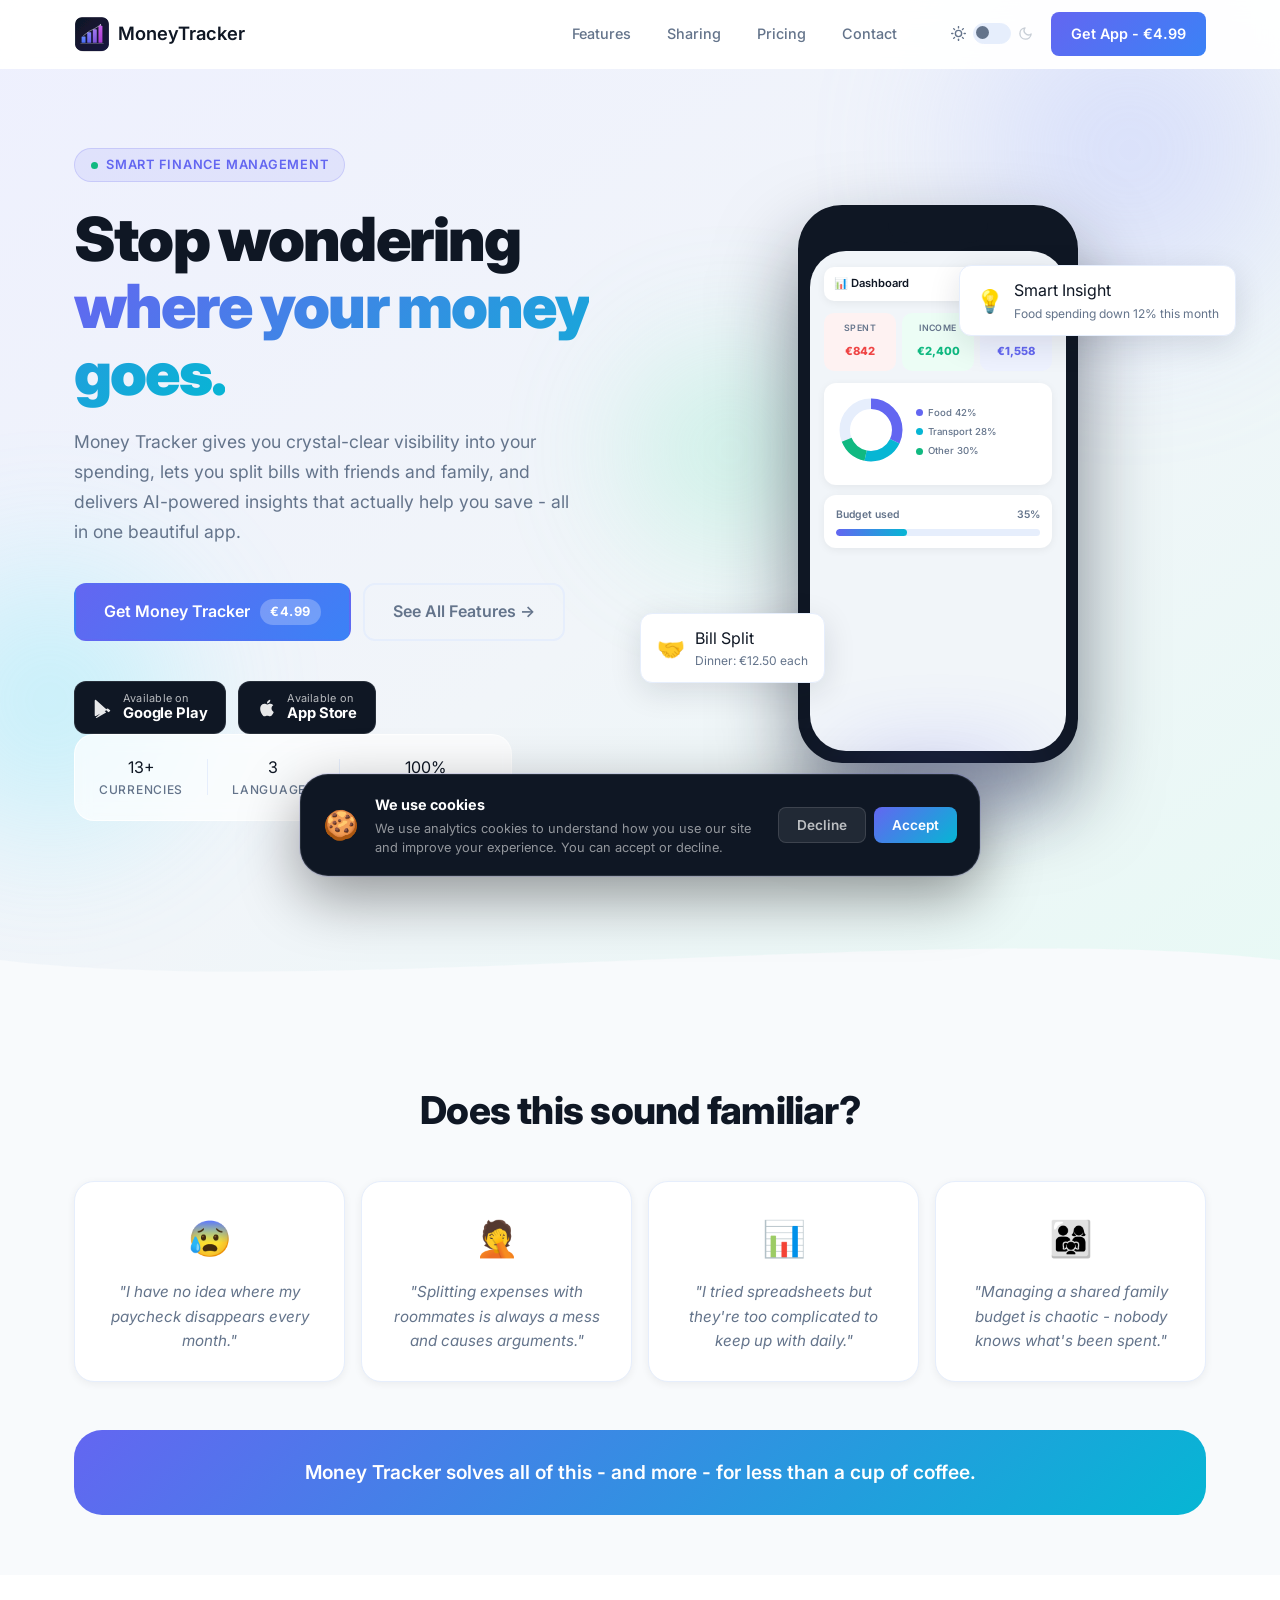
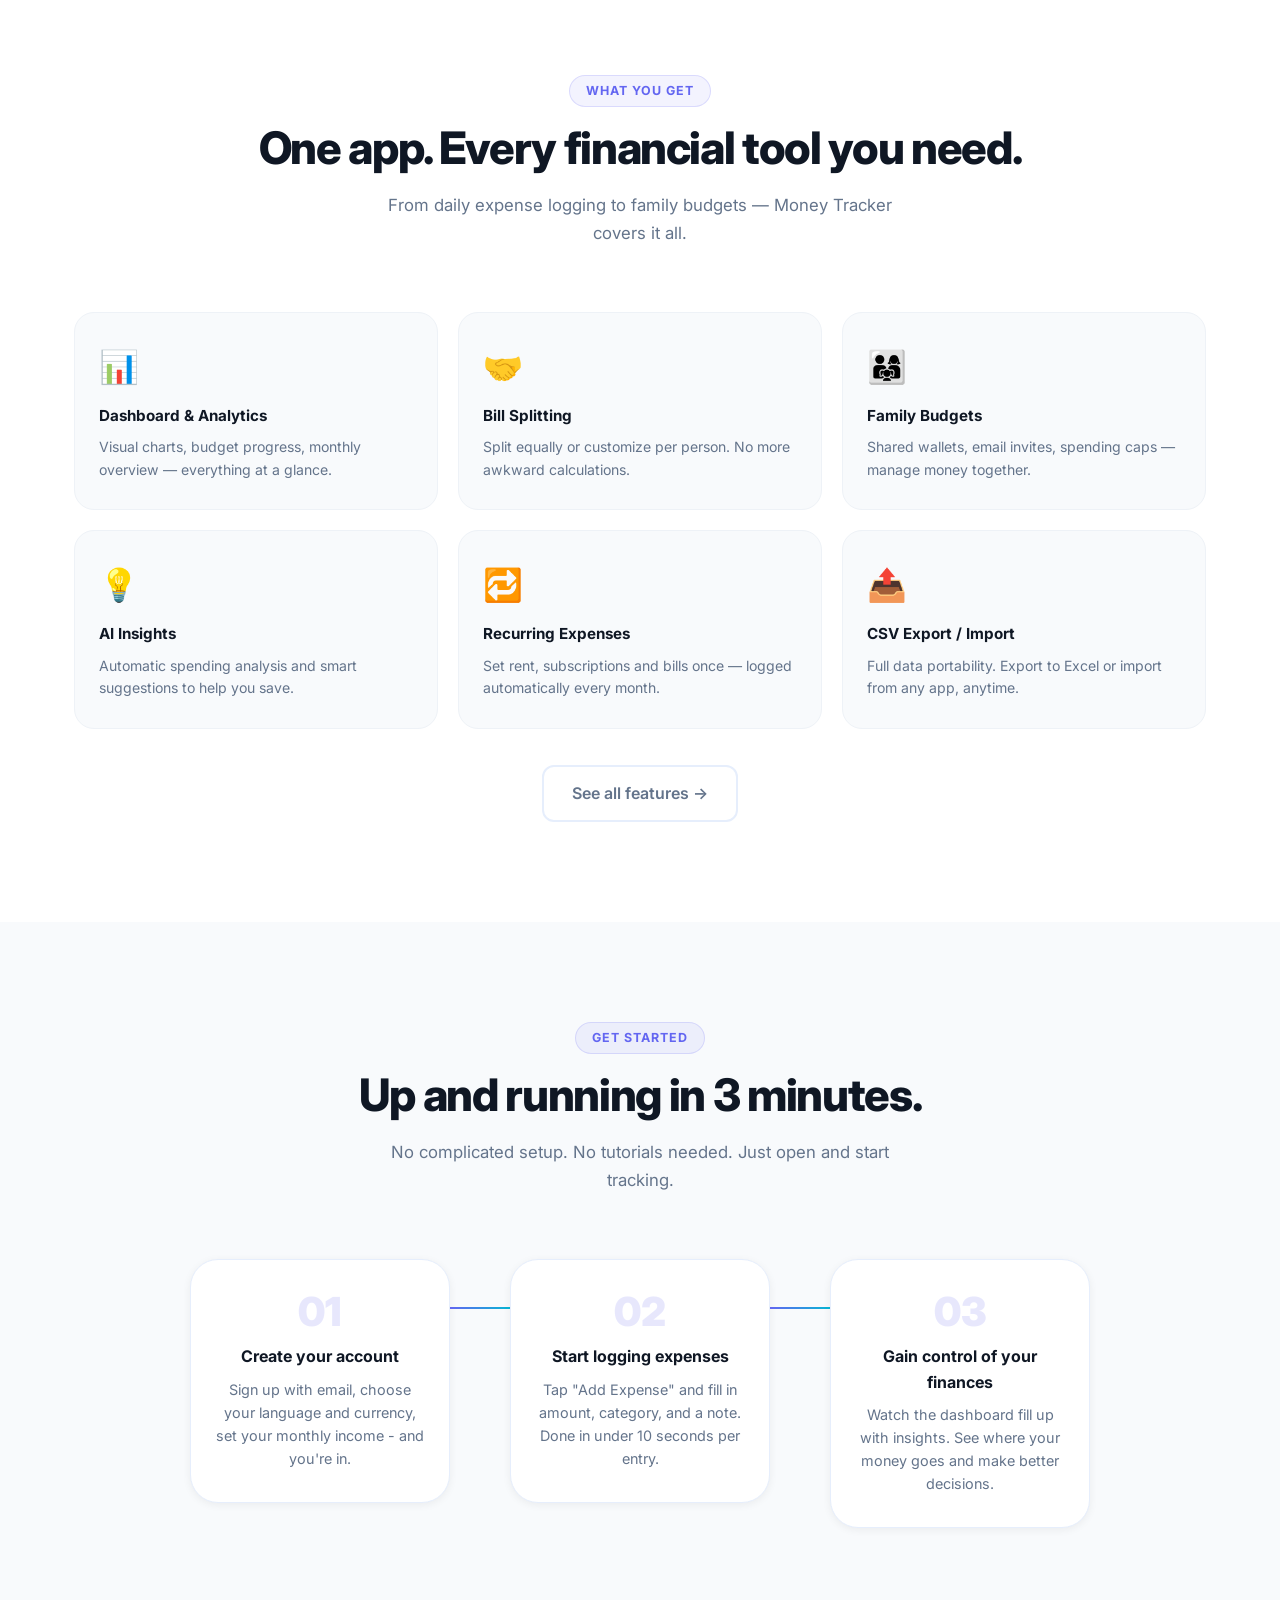
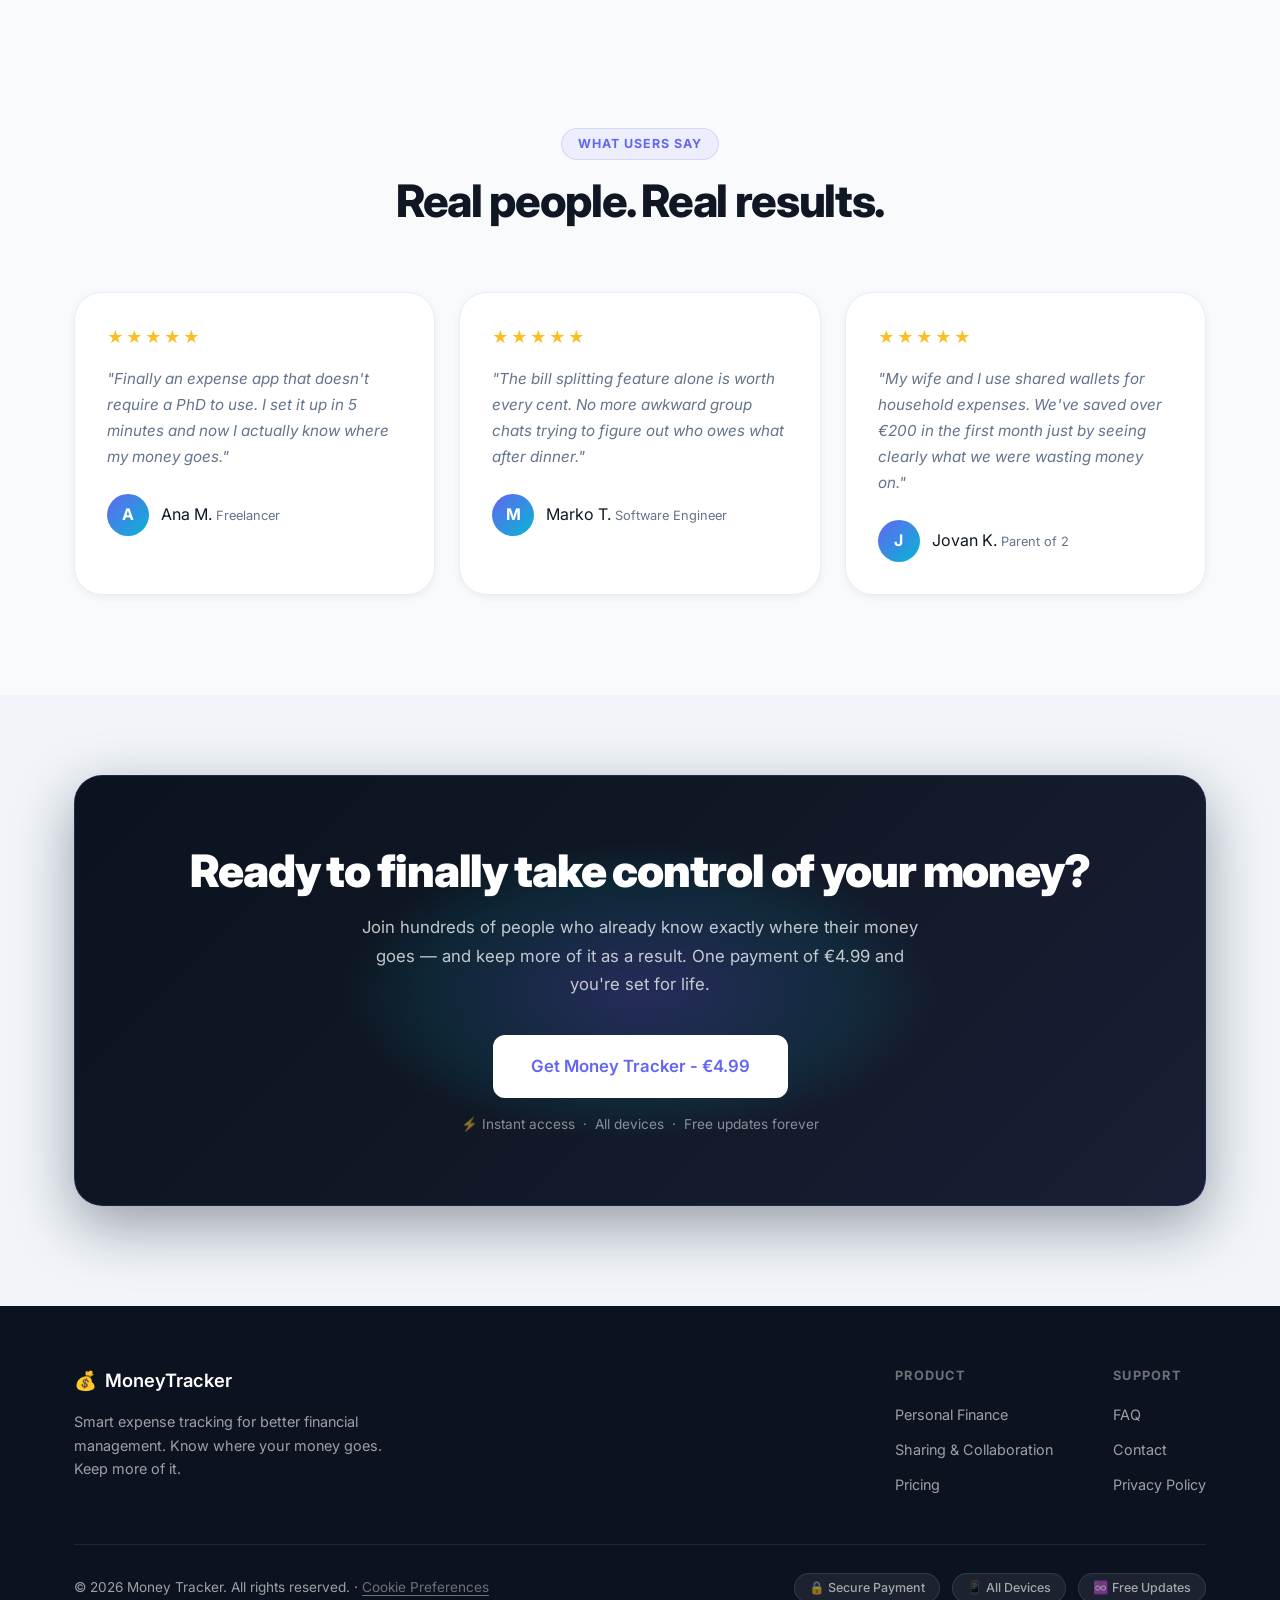
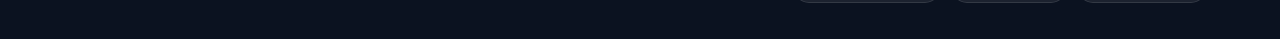
<file: index.html>
<!DOCTYPE html>
<html lang="en">
<head>
  <meta charset="UTF-8" />
  <meta name="viewport" content="width=device-width, initial-scale=1.0" />
  <title>Money Tracker - Smart Expense Tracking for Better Financial Management</title>
  <meta name="description" content="Take control of your finances with Money Tracker. Track expenses, split bills, manage family budgets, and gain smart insights - all for just €4.99." />
  <link rel="icon" href="logo_2.svg" />
  <link rel="apple-touch-icon" href="logo_2.svg" />
  <link rel="stylesheet" href="styles.css" />
  <script>window.GA_MEASUREMENT_ID = 'YOUR_MEASUREMENT_ID';</script>
  <!-- Anti-flash: apply saved theme before first paint -->
  <script>
    (function(){var t=localStorage.getItem('mt_theme')||(window.matchMedia('(prefers-color-scheme: dark)').matches?'dark':'light');document.documentElement.setAttribute('data-theme',t);})();
  </script>
  <link rel="preconnect" href="https://fonts.googleapis.com" />
  <link rel="preconnect" href="https://fonts.gstatic.com" crossorigin />
  <link href="https://fonts.googleapis.com/css2?family=Inter:wght@300;400;500;600;700;800;900&display=swap" rel="stylesheet" />
</head>
<body>

  <!-- ===== NAVBAR ===== -->
  <nav class="navbar" id="navbar">
    <div class="nav-container">
      <a href="index.html" class="nav-logo">
        <img src="logo_2.svg" alt="Money Tracker logo" class="logo-img" />
        <span class="logo-text">MoneyTracker</span>
      </a>
      <ul class="nav-links">
        <li><a href="features.html">Features</a></li>
        <li><a href="features-social.html">Sharing</a></li>
        <li><a href="pricing.html">Pricing</a></li>
        <li><a href="contact.html">Contact</a></li>
      </ul>
      <div class="nav-right">
        <button class="theme-toggle" id="themeToggle" aria-label="Toggle dark mode" title="Toggle dark mode">
          <svg class="toggle-sun" width="15" height="15" viewBox="0 0 24 24" fill="none" stroke="currentColor" stroke-width="2.2" stroke-linecap="round" stroke-linejoin="round"><circle cx="12" cy="12" r="5"/><line x1="12" y1="1" x2="12" y2="3"/><line x1="12" y1="21" x2="12" y2="23"/><line x1="4.22" y1="4.22" x2="5.64" y2="5.64"/><line x1="18.36" y1="18.36" x2="19.78" y2="19.78"/><line x1="1" y1="12" x2="3" y2="12"/><line x1="21" y1="12" x2="23" y2="12"/><line x1="4.22" y1="19.78" x2="5.64" y2="18.36"/><line x1="18.36" y1="5.64" x2="19.78" y2="4.22"/></svg>
          <span class="toggle-track"><span class="toggle-thumb"></span></span>
          <svg class="toggle-moon" width="15" height="15" viewBox="0 0 24 24" fill="none" stroke="currentColor" stroke-width="2.2" stroke-linecap="round" stroke-linejoin="round"><path d="M21 12.79A9 9 0 1 1 11.21 3 7 7 0 0 0 21 12.79z"/></svg>
        </button>
        <a href="pricing.html" class="nav-cta">Get App - €4.99</a>
      </div>
      <button class="nav-hamburger" id="hamburger" aria-label="Open menu">
        <span></span><span></span><span></span>
      </button>
    </div>
    <div class="nav-mobile" id="navMobile">
      <a href="features.html">Features</a>
      <a href="features-social.html">Sharing</a>
      <a href="pricing.html">Pricing</a>
      <a href="contact.html">Contact</a>
      <a href="pricing.html" class="mobile-cta">Get App - €4.99</a>
    </div>
  </nav>

  <!-- ===== HERO ===== -->
  <section class="hero" id="home">
    <div class="hero-bg-shapes">
      <div class="shape shape-1"></div>
      <div class="shape shape-2"></div>
      <div class="shape shape-3"></div>
    </div>
    <div class="container hero-container">
      <div class="hero-content" data-animate="fade-up">
        <div class="hero-badge">
          <span class="badge-dot"></span>
          Smart Finance Management
        </div>
        <h1 class="hero-title">
          Stop wondering<br />
          <span class="gradient-text">where your money goes.</span>
        </h1>
        <p class="hero-subtitle">
          Money Tracker gives you crystal-clear visibility into your spending,
          lets you split bills with friends and family, and delivers AI-powered
          insights that actually help you save - all in one beautiful app.
        </p>
        <div class="hero-actions">
          <a href="pricing.html" class="btn btn-primary btn-lg">
            <span>Get Money Tracker</span>
            <span class="btn-price-badge">€4.99</span>
          </a>
          <a href="features.html" class="btn btn-ghost btn-lg">
            See All Features →
          </a>
        </div>
        <div class="store-badges">
          <a href="pricing.html" class="store-badge">
            <svg width="20" height="20" viewBox="0 0 24 24" fill="currentColor"><path d="M3.18 23.76c.38.21.8.24 1.2.09l11.37-6.57-2.45-2.45zm15.8-10.34c-.34-.56-.9-.9-1.49-.9s-1.14.34-1.49.9L3.6 2.27C3.28 2.1 2.9 2.1 2.58 2.27c-.33.19-.53.54-.53.91v17.64c0 .38.2.72.53.91.17.1.34.14.52.14.18 0 .36-.05.52-.14l12.4-7.15 2.46 2.45 1.71-.99c.66-.38.66-1.35 0-1.72z"/></svg>
            <div class="store-badge-text">
              <span>Available on</span>
              <strong>Google Play</strong>
            </div>
          </a>
          <a href="pricing.html" class="store-badge">
            <svg width="20" height="20" viewBox="0 0 24 24" fill="currentColor"><path d="M18.71 19.5c-.83 1.24-1.71 2.45-3.05 2.47-1.34.03-1.77-.79-3.29-.79-1.53 0-2 .77-3.27.82-1.31.05-2.3-1.32-3.14-2.53C4.25 17 2.94 12.45 4.7 9.39c.87-1.52 2.43-2.48 4.12-2.51 1.28-.02 2.5.87 3.29.87.78 0 2.26-1.07 3.8-.91.65.03 2.47.26 3.64 1.98-.09.06-2.17 1.28-2.15 3.81.03 3.02 2.65 4.03 2.68 4.04-.03.07-.42 1.44-1.38 2.83M13 3.5c.73-.83 1.94-1.46 2.94-1.5.13 1.17-.34 2.35-1.04 3.19-.69.85-1.83 1.51-2.95 1.42-.15-1.15.41-2.35 1.05-3.11z"/></svg>
            <div class="store-badge-text">
              <span>Available on</span>
              <strong>App Store</strong>
            </div>
          </a>
        </div>
        <div class="hero-stats">
          <div class="stat">
            13+
            <span>Currencies</span>
          </div>
          <div class="stat-divider"></div>
          <div class="stat">
            3
            <span>Languages</span>
          </div>
          <div class="stat-divider"></div>
          <div class="stat">
            100%
            <span>Private & Secure</span>
          </div>
        </div>
      </div>
      <div class="hero-visual" data-animate="fade-left">
        <div class="phone-mockup">
          <div class="phone-frame">
            <div class="phone-notch"></div>
            <div class="phone-screen">
              <div class="app-ui-preview">
                <div class="app-header-preview">
                  <span>📊 Dashboard</span>
                  <span>March 2026</span>
                </div>
                <div class="app-cards-preview">
                  <div class="mini-card spent">
                    <span class="mini-card-label">Spent</span>
                    <span class="mini-card-value">€842</span>
                  </div>
                  <div class="mini-card income">
                    <span class="mini-card-label">Income</span>
                    <span class="mini-card-value">€2,400</span>
                  </div>
                  <div class="mini-card balance">
                    <span class="mini-card-label">Balance</span>
                    <span class="mini-card-value">€1,558</span>
                  </div>
                </div>
                <div class="app-chart-preview">
                  <div class="chart-donut">
                    <svg viewBox="0 0 80 80" class="donut-svg">
                      <circle class="donut-bg" cx="40" cy="40" r="30" fill="none" stroke="#e6eefc" stroke-width="12"/>
                      <circle class="donut-seg seg-1" cx="40" cy="40" r="30" fill="none" stroke="#6366f1" stroke-width="12" stroke-dasharray="60 129" stroke-dashoffset="0"/>
                      <circle class="donut-seg seg-2" cx="40" cy="40" r="30" fill="none" stroke="#06b6d4" stroke-width="12" stroke-dasharray="40 129" stroke-dashoffset="-60"/>
                      <circle class="donut-seg seg-3" cx="40" cy="40" r="30" fill="none" stroke="#10b981" stroke-width="12" stroke-dasharray="29 129" stroke-dashoffset="-100"/>
                    </svg>
                  </div>
                  <div class="chart-legend">
                    <div class="legend-item"><span class="legend-dot" style="background:#6366f1"></span>Food 42%</div>
                    <div class="legend-item"><span class="legend-dot" style="background:#06b6d4"></span>Transport 28%</div>
                    <div class="legend-item"><span class="legend-dot" style="background:#10b981"></span>Other 30%</div>
                  </div>
                </div>
                <div class="app-progress-preview">
                  <div class="progress-label">
                    <span>Budget used</span>
                    <span>35%</span>
                  </div>
                  <div class="progress-bar">
                    <div class="progress-fill" style="width:35%"></div>
                  </div>
                </div>
              </div>
            </div>
          </div>
          <div class="phone-glow"></div>
        </div>
        <div class="floating-card card-insight" data-animate="float">
          <div class="float-icon">💡</div>
          <div>
            Smart Insight
            <p>Food spending down 12% this month</p>
          </div>
        </div>
        <div class="floating-card card-split" data-animate="float-delay">
          <div class="float-icon">🤝</div>
          <div>
            Bill Split
            <p>Dinner: €12.50 each</p>
          </div>
        </div>
      </div>
    </div>
    <div class="hero-wave">
      <svg viewBox="0 0 1440 80" fill="none" xmlns="http://www.w3.org/2000/svg" preserveAspectRatio="none">
        <path d="M0 40 C360 80 1080 0 1440 40 L1440 80 L0 80 Z" fill="var(--bg-secondary)"/>
      </svg>
    </div>
  </section>

  <!-- ===== PAIN POINTS ===== -->
  <section class="pain-section">
    <div class="container">
      <div class="pain-intro" data-animate="fade-up">
        <h2>Does this sound familiar?</h2>
      </div>
      <div class="pain-grid">
        <div class="pain-card" data-animate="fade-up" data-delay="0">
          <span class="pain-emoji">😰</span>
          <p>"I have no idea where my paycheck disappears every month."</p>
        </div>
        <div class="pain-card" data-animate="fade-up" data-delay="100">
          <span class="pain-emoji">🤦</span>
          <p>"Splitting expenses with roommates is always a mess and causes arguments."</p>
        </div>
        <div class="pain-card" data-animate="fade-up" data-delay="200">
          <span class="pain-emoji">📊</span>
          <p>"I tried spreadsheets but they're too complicated to keep up with daily."</p>
        </div>
        <div class="pain-card" data-animate="fade-up" data-delay="300">
          <span class="pain-emoji">👨‍👩‍👧</span>
          <p>"Managing a shared family budget is chaotic - nobody knows what's been spent."</p>
        </div>
      </div>
      <div class="pain-solution" data-animate="fade-up">
        <p>Money Tracker solves all of this - and more - for less than a cup of coffee.</p>
      </div>
    </div>
  </section>

  <!-- ===== FEATURES TEASER ===== -->
  <section class="features-teaser">
    <div class="container">
      <div class="section-header" data-animate="fade-up">
        <span class="section-label">What You Get</span>
        <h2>One app. Every financial tool you need.</h2>
        <p>From daily expense logging to family budgets — Money Tracker covers it all.</p>
      </div>
      <div class="teaser-grid" data-animate="fade-up">
        <div class="teaser-card">
          <div class="teaser-icon">📊</div>
          <h4>Dashboard &amp; Analytics</h4>
          <p>Visual charts, budget progress, monthly overview — everything at a glance.</p>
        </div>
        <div class="teaser-card">
          <div class="teaser-icon">🤝</div>
          <h4>Bill Splitting</h4>
          <p>Split equally or customize per person. No more awkward calculations.</p>
        </div>
        <div class="teaser-card">
          <div class="teaser-icon">👨‍👩‍👧</div>
          <h4>Family Budgets</h4>
          <p>Shared wallets, email invites, spending caps — manage money together.</p>
        </div>
        <div class="teaser-card">
          <div class="teaser-icon">💡</div>
          <h4>AI Insights</h4>
          <p>Automatic spending analysis and smart suggestions to help you save.</p>
        </div>
        <div class="teaser-card">
          <div class="teaser-icon">🔁</div>
          <h4>Recurring Expenses</h4>
          <p>Set rent, subscriptions and bills once — logged automatically every month.</p>
        </div>
        <div class="teaser-card">
          <div class="teaser-icon">📤</div>
          <h4>CSV Export / Import</h4>
          <p>Full data portability. Export to Excel or import from any app, anytime.</p>
        </div>
      </div>
      <div class="teaser-cta" data-animate="fade-up">
        <a href="features.html" class="btn btn-ghost btn-lg">See all features →</a>
      </div>
    </div>
  </section>

  <!-- ===== HOW IT WORKS ===== -->
  <section class="how-it-works">
    <div class="container">
      <div class="section-header" data-animate="fade-up">
        <span class="section-label">Get Started</span>
        <h2>Up and running in 3 minutes.</h2>
        <p>No complicated setup. No tutorials needed. Just open and start tracking.</p>
      </div>
      <div class="steps-container">
        <div class="step" data-animate="fade-up" data-delay="0">
          <div class="step-number">01</div>
          <div class="step-content">
            <h4>Create your account</h4>
            <p>Sign up with email, choose your language and currency, set your monthly income - and you're in.</p>
          </div>
        </div>
        <div class="step-connector"></div>
        <div class="step" data-animate="fade-up" data-delay="150">
          <div class="step-number">02</div>
          <div class="step-content">
            <h4>Start logging expenses</h4>
            <p>Tap "Add Expense" and fill in amount, category, and a note. Done in under 10 seconds per entry.</p>
          </div>
        </div>
        <div class="step-connector"></div>
        <div class="step" data-animate="fade-up" data-delay="300">
          <div class="step-number">03</div>
          <div class="step-content">
            <h4>Gain control of your finances</h4>
            <p>Watch the dashboard fill up with insights. See where your money goes and make better decisions.</p>
          </div>
        </div>
      </div>
    </div>
  </section>

  <!-- ===== TESTIMONIALS ===== -->
  <section class="testimonials-section">
    <div class="container">
      <div class="section-header" data-animate="fade-up">
        <span class="section-label">What Users Say</span>
        <h2>Real people. Real results.</h2>
      </div>
      <div class="testimonials-grid">
        <div class="testimonial-card" data-animate="fade-up" data-delay="0">
          <div class="testimonial-stars">★★★★★</div>
          <p>"Finally an expense app that doesn't require a PhD to use. I set it up in 5 minutes and now I actually know where my money goes."</p>
          <div class="testimonial-author">
            <div class="author-avatar">A</div>
            <div>
              Ana M.
              <span>Freelancer</span>
            </div>
          </div>
        </div>
        <div class="testimonial-card" data-animate="fade-up" data-delay="100">
          <div class="testimonial-stars">★★★★★</div>
          <p>"The bill splitting feature alone is worth every cent. No more awkward group chats trying to figure out who owes what after dinner."</p>
          <div class="testimonial-author">
            <div class="author-avatar">M</div>
            <div>
              Marko T.
              <span>Software Engineer</span>
            </div>
          </div>
        </div>
        <div class="testimonial-card" data-animate="fade-up" data-delay="200">
          <div class="testimonial-stars">★★★★★</div>
          <p>"My wife and I use shared wallets for household expenses. We've saved over €200 in the first month just by seeing clearly what we were wasting money on."</p>
          <div class="testimonial-author">
            <div class="author-avatar">J</div>
            <div>
              Jovan K.
              <span>Parent of 2</span>
            </div>
          </div>
        </div>
      </div>
    </div>
  </section>

  <!-- ===== FINAL CTA ===== -->
  <section class="cta-section">
    <div class="container">
      <div class="cta-box" data-animate="fade-up">
        <div class="cta-glow"></div>
        <div class="cta-content">
          <h2>Ready to finally take control of your money?</h2>
          <p>
            Join hundreds of people who already know exactly where their money goes —
            and keep more of it as a result. One payment of €4.99 and you're set for life.
          </p>
          <div class="cta-actions">
            <a href="pricing.html" class="btn btn-white btn-xl">
              Get Money Tracker - €4.99
            </a>
            <span class="cta-note">⚡ Instant access &nbsp;·&nbsp; All devices &nbsp;·&nbsp; Free updates forever</span>
          </div>
        </div>
      </div>
    </div>
  </section>

  <!-- ===== FOOTER ===== -->
  <footer class="footer">
    <div class="container">
      <div class="footer-top">
        <div class="footer-brand">
          <a href="index.html" class="nav-logo">
            <span class="logo-icon">💰</span>
            <span class="logo-text">MoneyTracker</span>
          </a>
          <p>Smart expense tracking for better financial management. Know where your money goes. Keep more of it.</p>
        </div>
        <div class="footer-links">
          <div class="footer-col">
            <h5>Product</h5>
            <a href="features.html">Personal Finance</a>
            <a href="features-social.html">Sharing &amp; Collaboration</a>
            <a href="pricing.html">Pricing</a>
          </div>
          <div class="footer-col">
            <h5>Support</h5>
            <a href="pricing.html#faq">FAQ</a>
            <a href="contact.html">Contact</a>
            <a href="privacy-policy.html">Privacy Policy</a>
          </div>
        </div>
      </div>
      <div class="footer-bottom">
        <p>© 2026 Money Tracker. All rights reserved. · <button class="cookie-reset-btn" id="cookieReset">Cookie Preferences</button></p>
        <div class="footer-badges">
          <span class="footer-badge">🔒 Secure Payment</span>
          <span class="footer-badge">📱 All Devices</span>
          <span class="footer-badge">♾️ Free Updates</span>
        </div>
      </div>
    </div>
  </footer>

  <!-- ===== COOKIE CONSENT BANNER ===== -->
  <div class="cookie-banner" id="cookieBanner" role="dialog" aria-label="Cookie consent">
    <div class="cookie-content">
      <div class="cookie-icon">🍪</div>
      <div class="cookie-text">
        <strong>We use cookies</strong>
        <p>We use analytics cookies to understand how you use our site and improve your experience. You can accept or decline.</p>
      </div>
      <div class="cookie-actions">
        <button class="cookie-btn cookie-decline" id="cookieDecline">Decline</button>
        <button class="cookie-btn cookie-accept" id="cookieAccept">Accept</button>
      </div>
    </div>
  </div>

  <script src="script.js"></script>
</body>
</html>
</file>
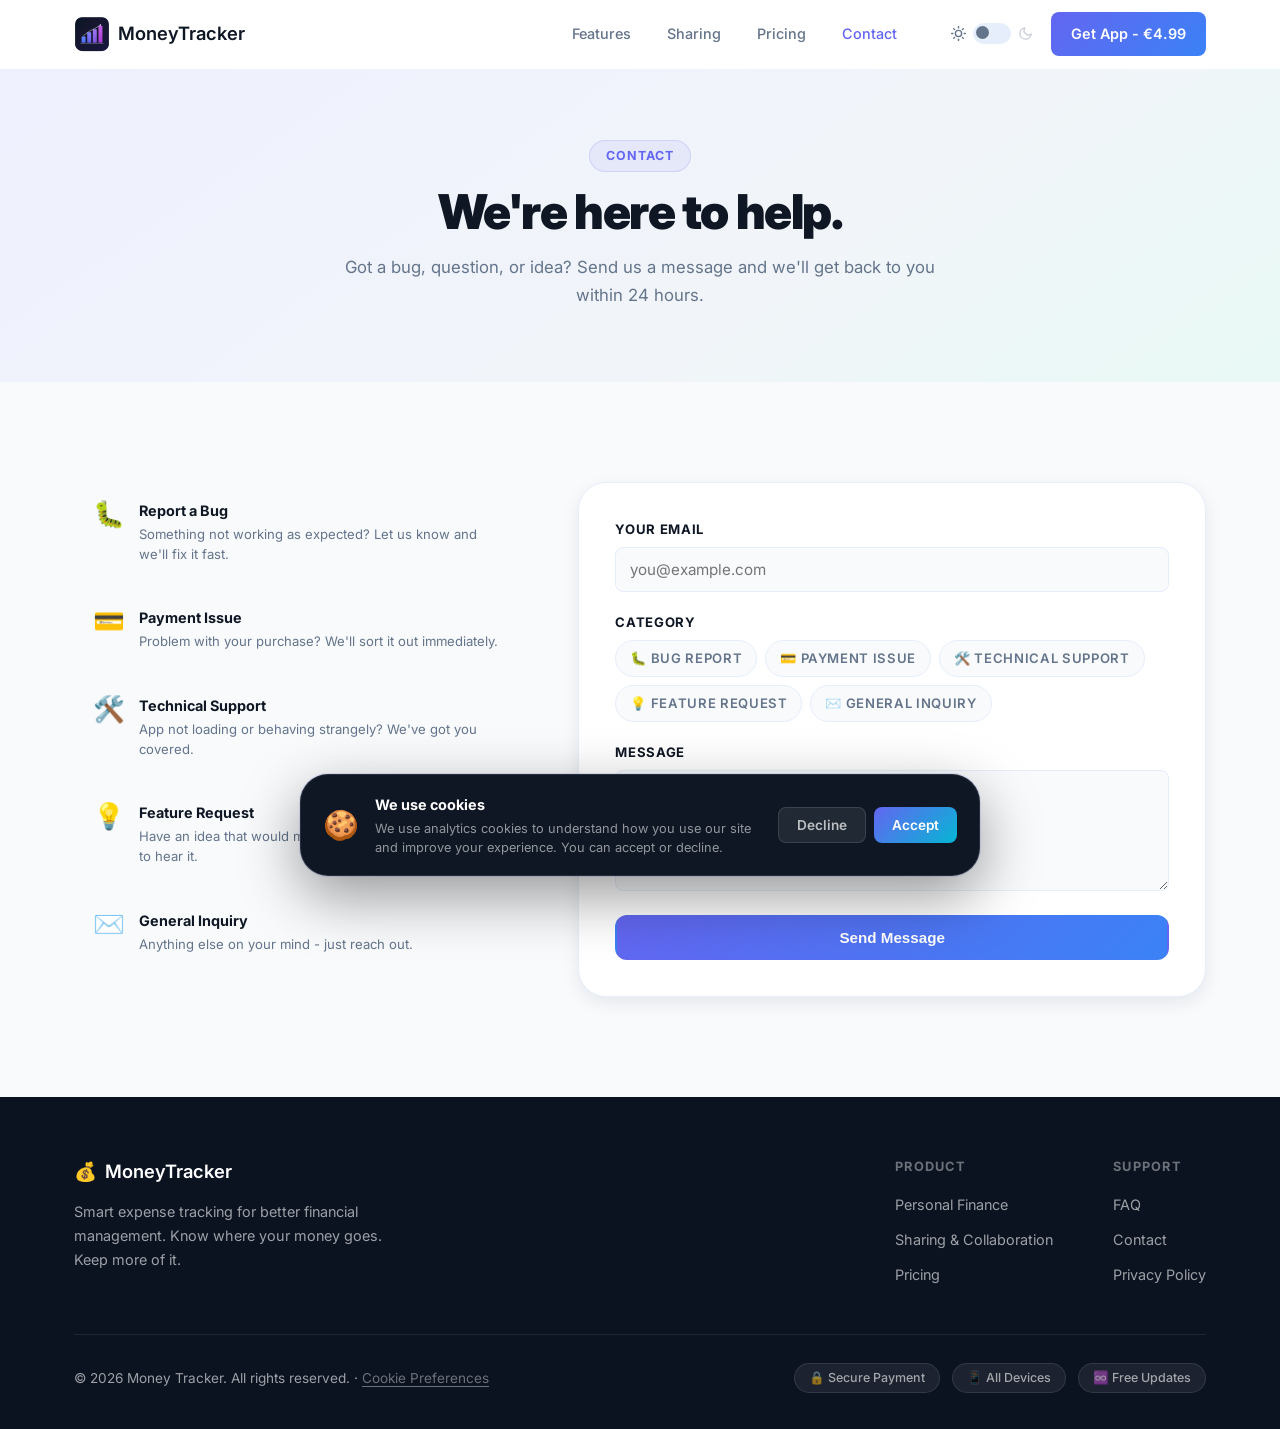
<file: contact.html>
<!DOCTYPE html>
<html lang="en">
<head>
  <meta charset="UTF-8" />
  <meta name="viewport" content="width=device-width, initial-scale=1.0" />
  <title>Contact — Money Tracker</title>
  <meta name="description" content="Contact the Money Tracker team. Report a bug, ask for support, suggest a feature, or send us a message." />
  <link rel="icon" href="logo_2.svg" />
  <link rel="apple-touch-icon" href="logo_2.svg" />
  <link rel="stylesheet" href="styles.css" />
  <script>window.GA_MEASUREMENT_ID = 'YOUR_MEASUREMENT_ID';</script>
  <script>(function(){var t=localStorage.getItem('mt_theme')||(window.matchMedia('(prefers-color-scheme: dark)').matches?'dark':'light');document.documentElement.setAttribute('data-theme',t);})();</script>
  <link rel="preconnect" href="https://fonts.googleapis.com" />
  <link rel="preconnect" href="https://fonts.gstatic.com" crossorigin />
  <link href="https://fonts.googleapis.com/css2?family=Inter:wght@300;400;500;600;700;800;900&display=swap" rel="stylesheet" />
</head>
<body>

<nav class="navbar" id="navbar">
  <div class="nav-container">
    <a href="index.html" class="nav-logo">
      <img src="logo_2.svg" alt="Money Tracker logo" class="logo-img" />
      <span class="logo-text">MoneyTracker</span>
    </a>
    <ul class="nav-links">
      <li><a href="features.html">Features</a></li>
      <li><a href="features-social.html">Sharing</a></li>
      <li><a href="pricing.html">Pricing</a></li>
      <li><a href="contact.html" class="active">Contact</a></li>
    </ul>
    <div class="nav-right">
      <button class="theme-toggle" id="themeToggle" aria-label="Toggle dark mode" title="Toggle dark mode">
        <svg class="toggle-sun" width="15" height="15" viewBox="0 0 24 24" fill="none" stroke="currentColor" stroke-width="2.2" stroke-linecap="round" stroke-linejoin="round"><circle cx="12" cy="12" r="5"/><line x1="12" y1="1" x2="12" y2="3"/><line x1="12" y1="21" x2="12" y2="23"/><line x1="4.22" y1="4.22" x2="5.64" y2="5.64"/><line x1="18.36" y1="18.36" x2="19.78" y2="19.78"/><line x1="1" y1="12" x2="3" y2="12"/><line x1="21" y1="12" x2="23" y2="12"/><line x1="4.22" y1="19.78" x2="5.64" y2="18.36"/><line x1="18.36" y1="5.64" x2="19.78" y2="4.22"/></svg>
        <span class="toggle-track"><span class="toggle-thumb"></span></span>
        <svg class="toggle-moon" width="15" height="15" viewBox="0 0 24 24" fill="none" stroke="currentColor" stroke-width="2.2" stroke-linecap="round" stroke-linejoin="round"><path d="M21 12.79A9 9 0 1 1 11.21 3 7 7 0 0 0 21 12.79z"/></svg>
      </button>
      <a href="pricing.html" class="nav-cta">Get App - €4.99</a>
    </div>
    <button class="nav-hamburger" id="hamburger" aria-label="Open menu">
      <span></span><span></span><span></span>
    </button>
  </div>
  <div class="nav-mobile" id="navMobile">
    <a href="features.html">Features</a>
    <a href="features-social.html">Sharing</a>
    <a href="pricing.html">Pricing</a>
    <a href="contact.html">Contact</a>
    <a href="pricing.html" class="mobile-cta">Get App - €4.99</a>
  </div>
</nav>

<section class="inner-hero">
  <div class="container">
    <div class="inner-hero-content">
      <span class="section-label">Contact</span>
      <h1>We're here to help.</h1>
      <p>Got a bug, question, or idea? Send us a message and we'll get back to you within 24 hours.</p>
    </div>
  </div>
</section>

<section class="contact-section">
  <div class="container">
    <div class="contact-wrapper" data-animate="fade-up">
      <div class="contact-info">
        <div class="contact-reason" data-category="bug">
          <div class="contact-reason-icon">🐛</div>
          <div><h4>Report a Bug</h4><p>Something not working as expected? Let us know and we'll fix it fast.</p></div>
        </div>
        <div class="contact-reason" data-category="payment">
          <div class="contact-reason-icon">💳</div>
          <div><h4>Payment Issue</h4><p>Problem with your purchase? We'll sort it out immediately.</p></div>
        </div>
        <div class="contact-reason" data-category="support">
          <div class="contact-reason-icon">🛠️</div>
          <div><h4>Technical Support</h4><p>App not loading or behaving strangely? We've got you covered.</p></div>
        </div>
        <div class="contact-reason" data-category="feature">
          <div class="contact-reason-icon">💡</div>
          <div><h4>Feature Request</h4><p>Have an idea that would make the app better? We'd love to hear it.</p></div>
        </div>
        <div class="contact-reason" data-category="other">
          <div class="contact-reason-icon">✉️</div>
          <div><h4>General Inquiry</h4><p>Anything else on your mind - just reach out.</p></div>
        </div>
      </div>
      <form class="contact-form" id="contactForm" novalidate>
        <div class="form-group">
          <label for="contactEmail">Your email</label>
          <input type="email" id="contactEmail" name="email" placeholder="you@example.com" required />
        </div>
        <div class="form-group">
          <label>Category</label>
          <div class="category-chips">
            <label class="chip"><input type="radio" name="category" value="bug" /><span>🐛 Bug Report</span></label>
            <label class="chip"><input type="radio" name="category" value="payment" /><span>💳 Payment Issue</span></label>
            <label class="chip"><input type="radio" name="category" value="support" /><span>🛠️ Technical Support</span></label>
            <label class="chip"><input type="radio" name="category" value="feature" /><span>💡 Feature Request</span></label>
            <label class="chip"><input type="radio" name="category" value="other" /><span>✉️ General Inquiry</span></label>
          </div>
          <p class="form-error" id="categoryError">Please select a category.</p>
        </div>
        <div class="form-group">
          <label for="contactMessage">Message</label>
          <textarea id="contactMessage" name="message" rows="5" placeholder="Describe your issue or idea in detail..." required></textarea>
        </div>
        <button type="submit" class="btn btn-primary btn-full contact-submit">Send Message</button>
        <div class="form-success" id="formSuccess">
          <span>✓</span> Message sent! We'll get back to you within 24 hours.
        </div>
      </form>
    </div>
  </div>
</section>

<footer class="footer">
  <div class="container">
    <div class="footer-top">
      <div class="footer-brand">
        <a href="index.html" class="nav-logo">
          <span class="logo-icon">💰</span>
          <span class="logo-text">MoneyTracker</span>
        </a>
        <p>Smart expense tracking for better financial management. Know where your money goes. Keep more of it.</p>
      </div>
      <div class="footer-links">
        <div class="footer-col">
          <h5>Product</h5>
          <a href="features.html">Personal Finance</a>
          <a href="features-social.html">Sharing &amp; Collaboration</a>
          <a href="pricing.html">Pricing</a>
        </div>
        <div class="footer-col">
          <h5>Support</h5>
          <a href="pricing.html#faq">FAQ</a>
          <a href="contact.html">Contact</a>
          <a href="privacy-policy.html">Privacy Policy</a>
        </div>
      </div>
    </div>
    <div class="footer-bottom">
      <p>© 2026 Money Tracker. All rights reserved. · <button class="cookie-reset-btn" id="cookieReset">Cookie Preferences</button></p>
      <div class="footer-badges">
        <span class="footer-badge">🔒 Secure Payment</span>
        <span class="footer-badge">📱 All Devices</span>
        <span class="footer-badge">♾️ Free Updates</span>
      </div>
    </div>
  </div>
</footer>

<div class="cookie-banner" id="cookieBanner" role="dialog" aria-label="Cookie consent">
  <div class="cookie-content">
    <div class="cookie-icon">🍪</div>
    <div class="cookie-text">
      <strong>We use cookies</strong>
      <p>We use analytics cookies to understand how you use our site and improve your experience. You can accept or decline.</p>
    </div>
    <div class="cookie-actions">
      <button class="cookie-btn cookie-decline" id="cookieDecline">Decline</button>
      <button class="cookie-btn cookie-accept" id="cookieAccept">Accept</button>
    </div>
  </div>
</div>

<script src="script.js"></script>
</body>
</html>
</file>
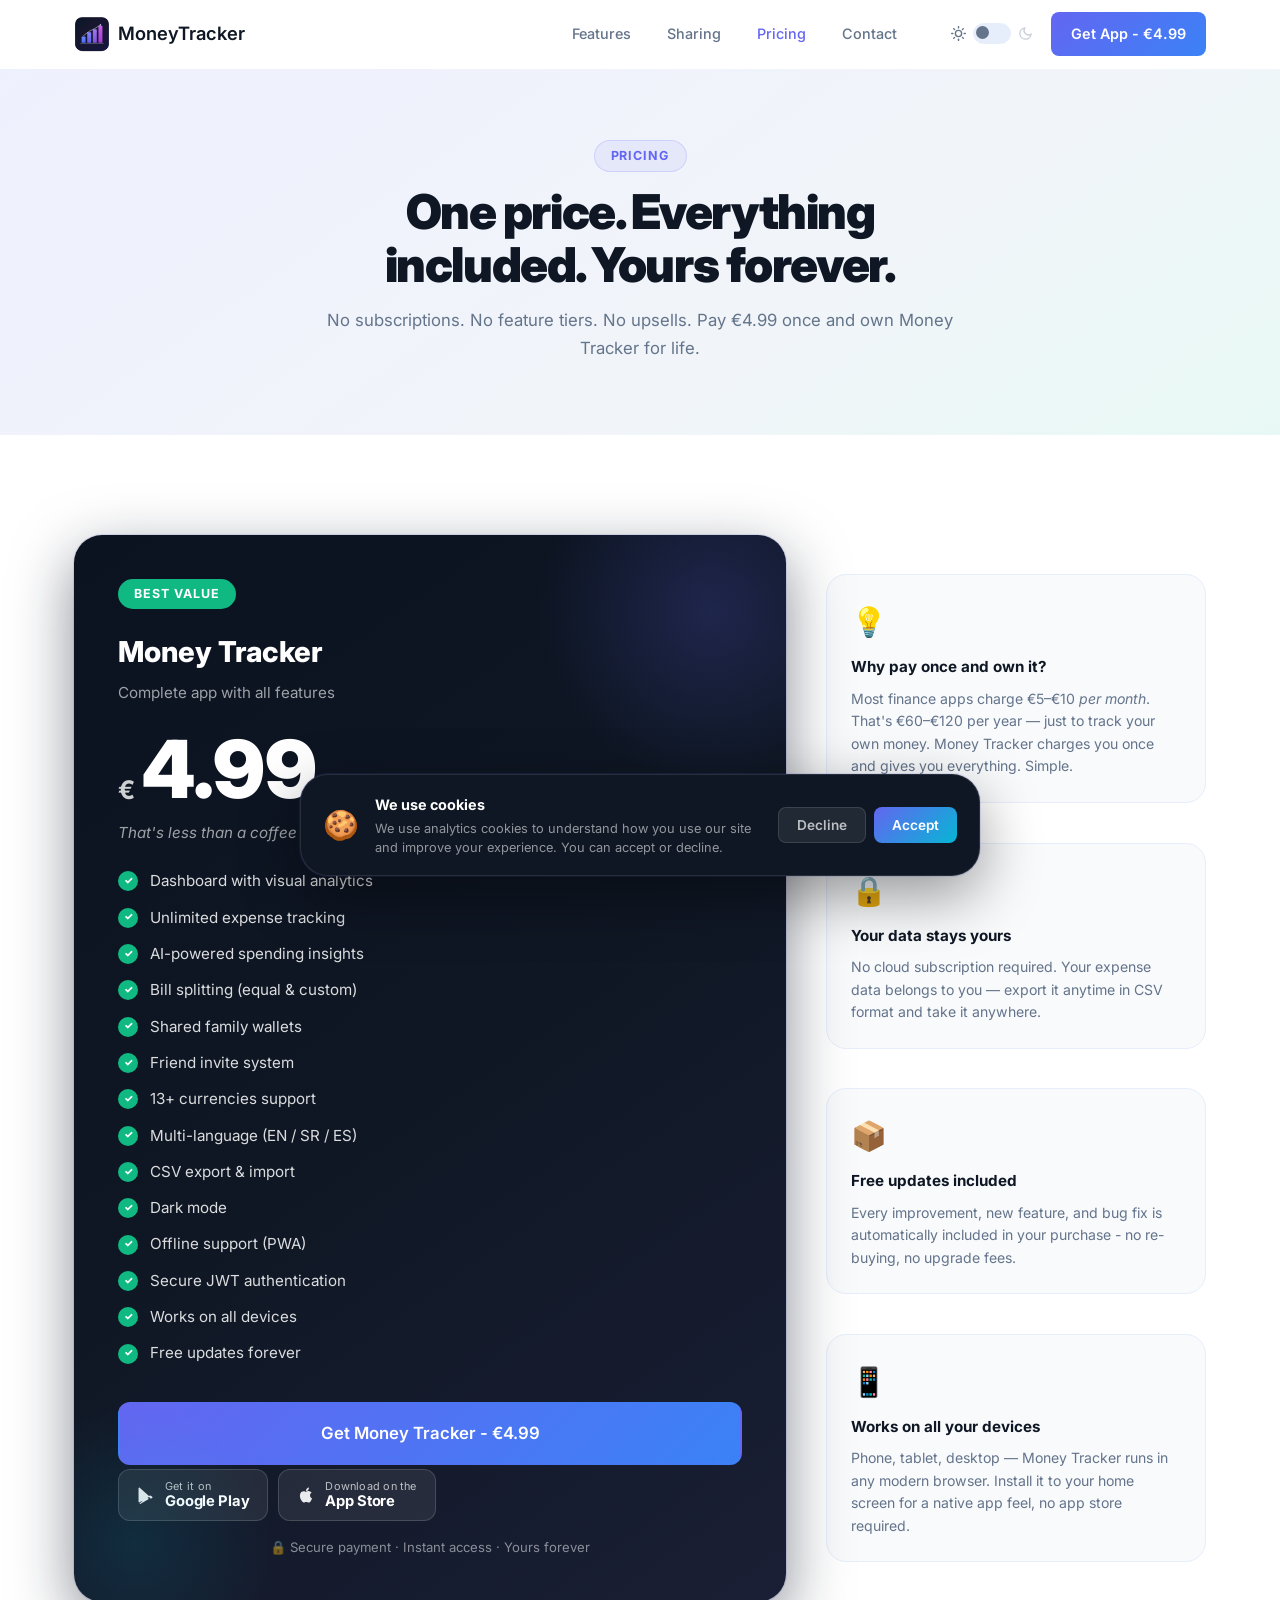
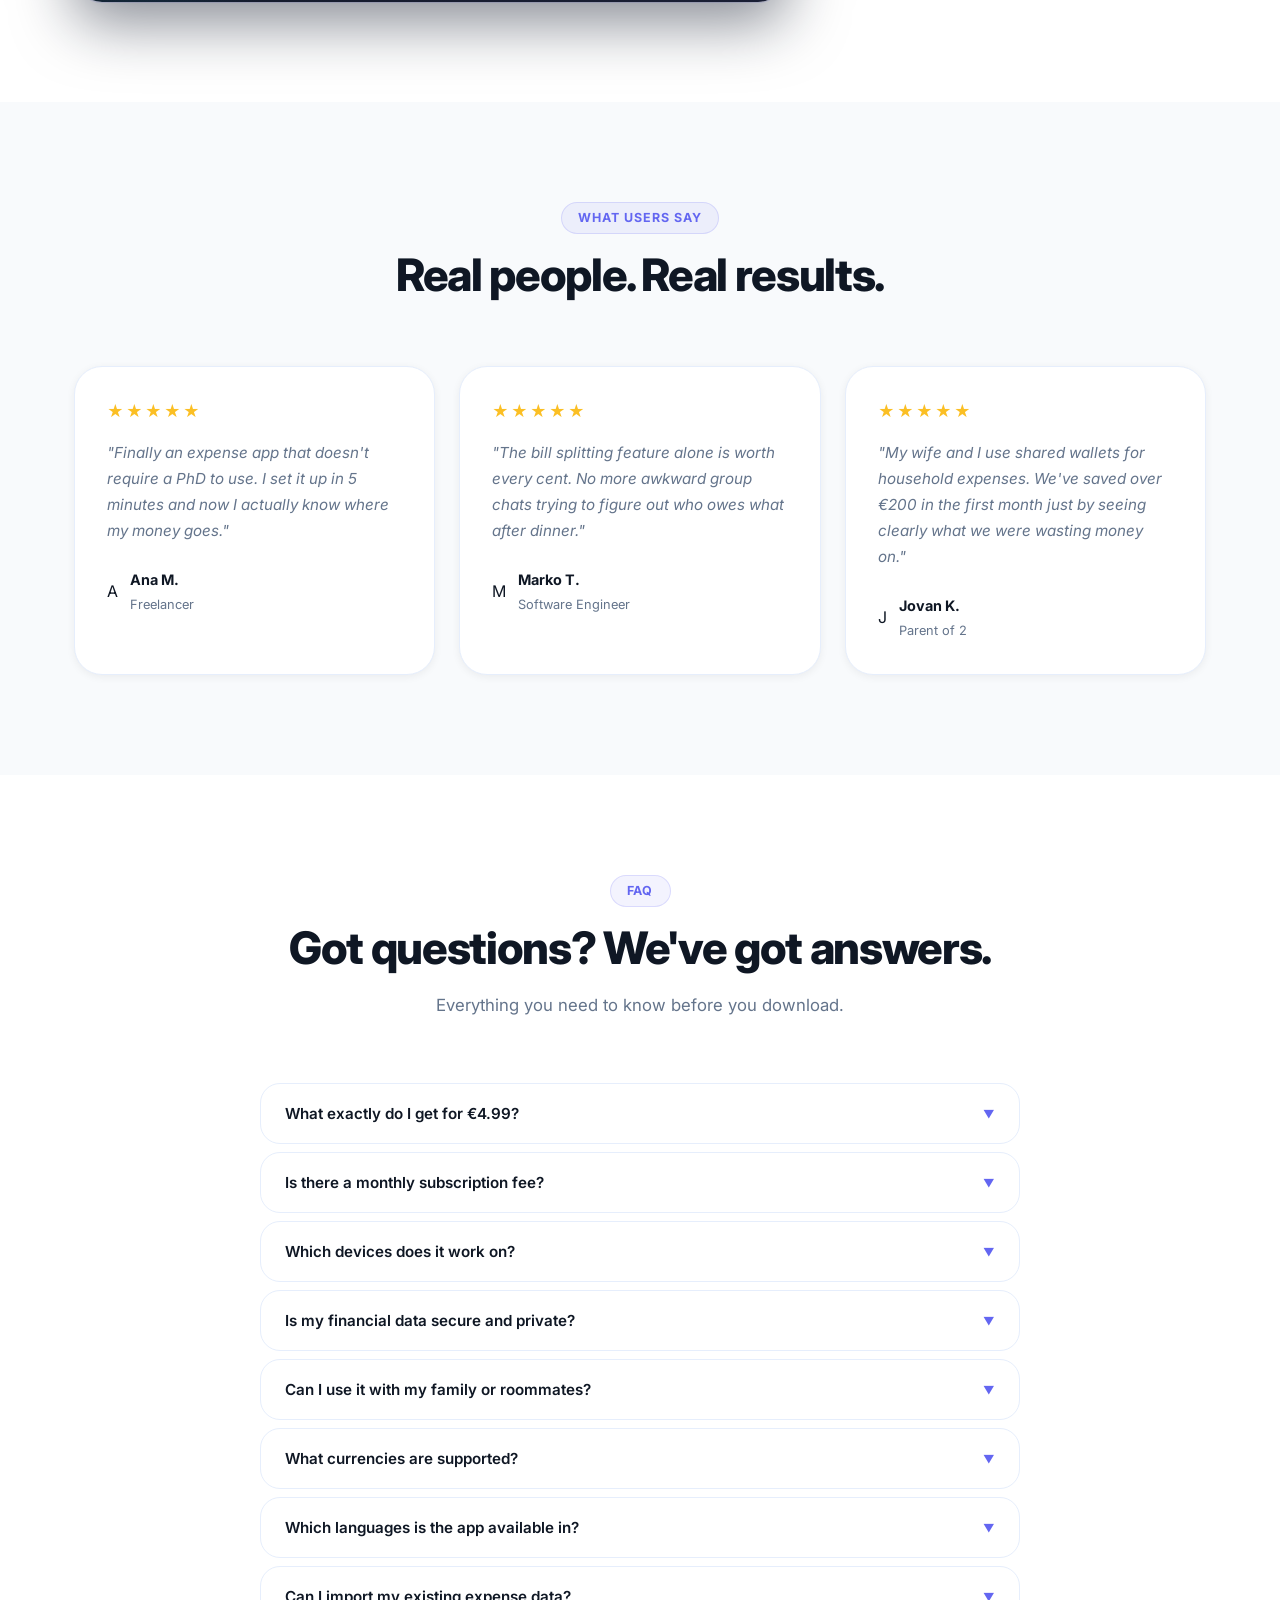
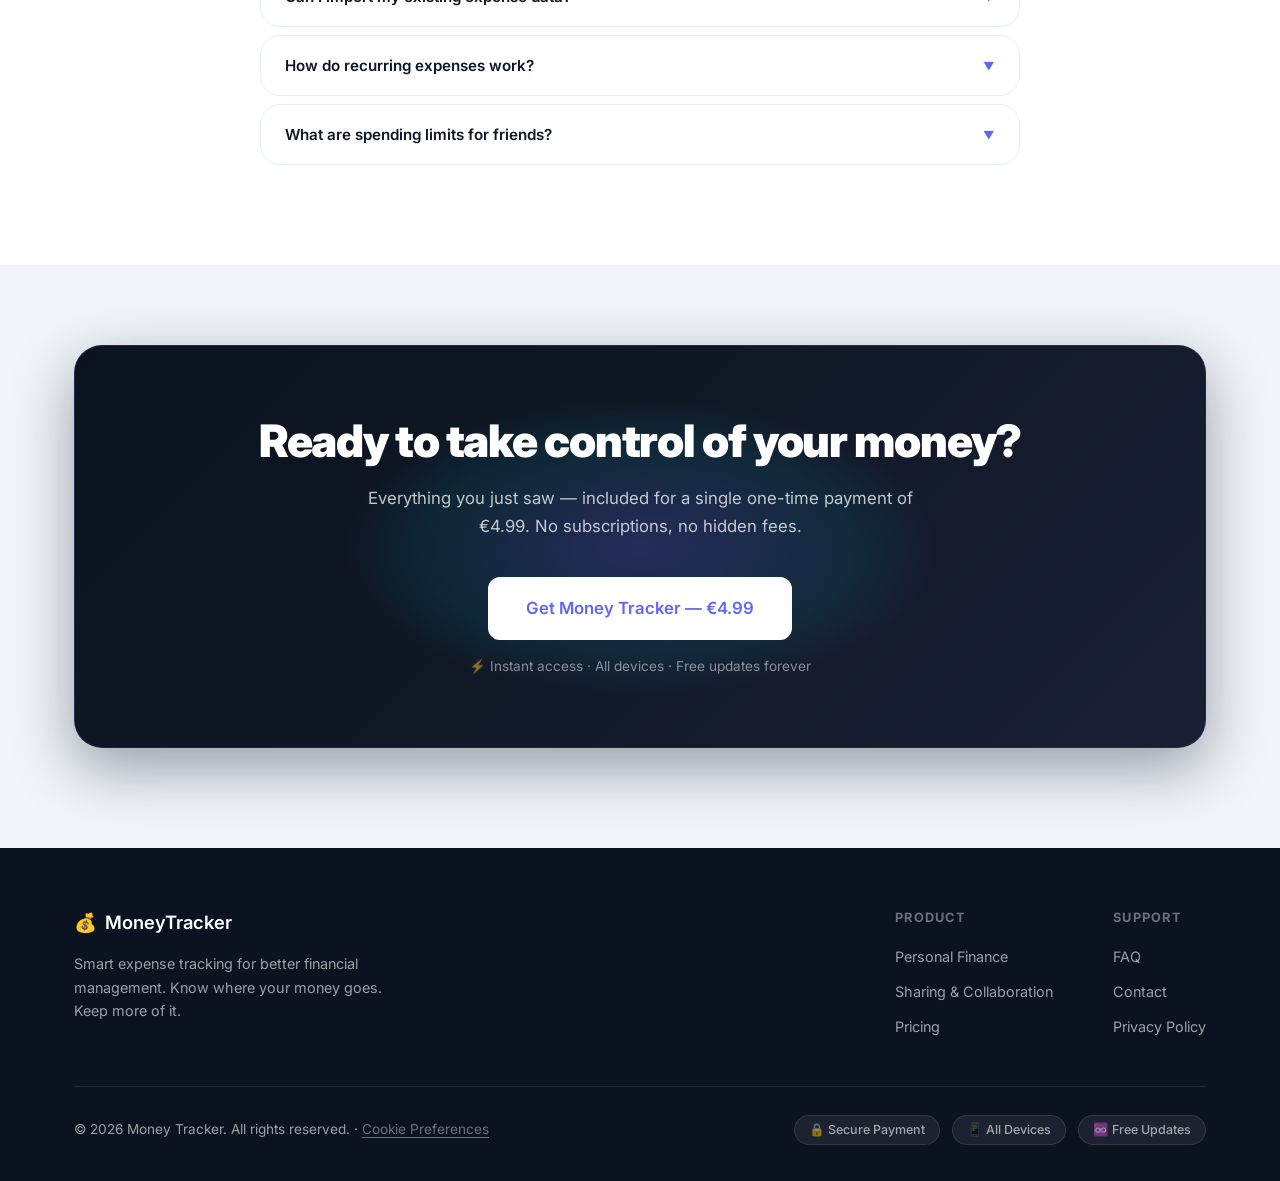
<file: pricing.html>
<!DOCTYPE html>
<html lang="en">
<head>
  <meta charset="UTF-8" />
  <meta name="viewport" content="width=device-width, initial-scale=1.0" />
  <title>Pricing — Money Tracker</title>
  <meta name="description" content="Money Tracker costs €4.99 — one-time payment, all features included, free updates forever. No subscriptions." />
  <link rel="icon" href="logo_2.svg" />
  <link rel="apple-touch-icon" href="logo_2.svg" />
  <link rel="stylesheet" href="styles.css" />
  <script>window.GA_MEASUREMENT_ID = 'YOUR_MEASUREMENT_ID';</script>
  <script>(function(){var t=localStorage.getItem('mt_theme')||(window.matchMedia('(prefers-color-scheme: dark)').matches?'dark':'light');document.documentElement.setAttribute('data-theme',t);})();</script>
  <link rel="preconnect" href="https://fonts.googleapis.com" />
  <link rel="preconnect" href="https://fonts.gstatic.com" crossorigin />
  <link href="https://fonts.googleapis.com/css2?family=Inter:wght@300;400;500;600;700;800;900&display=swap" rel="stylesheet" />
</head>
<body>

<nav class="navbar" id="navbar">
  <div class="nav-container">
    <a href="index.html" class="nav-logo">
      <img src="logo_2.svg" alt="Money Tracker logo" class="logo-img" />
      <span class="logo-text">MoneyTracker</span>
    </a>
    <ul class="nav-links">
      <li><a href="features.html">Features</a></li>
      <li><a href="features-social.html">Sharing</a></li>
      <li><a href="pricing.html" class="active">Pricing</a></li>
      <li><a href="contact.html">Contact</a></li>
    </ul>
    <div class="nav-right">
      <button class="theme-toggle" id="themeToggle" aria-label="Toggle dark mode" title="Toggle dark mode">
        <svg class="toggle-sun" width="15" height="15" viewBox="0 0 24 24" fill="none" stroke="currentColor" stroke-width="2.2" stroke-linecap="round" stroke-linejoin="round"><circle cx="12" cy="12" r="5"/><line x1="12" y1="1" x2="12" y2="3"/><line x1="12" y1="21" x2="12" y2="23"/><line x1="4.22" y1="4.22" x2="5.64" y2="5.64"/><line x1="18.36" y1="18.36" x2="19.78" y2="19.78"/><line x1="1" y1="12" x2="3" y2="12"/><line x1="21" y1="12" x2="23" y2="12"/><line x1="4.22" y1="19.78" x2="5.64" y2="18.36"/><line x1="18.36" y1="5.64" x2="19.78" y2="4.22"/></svg>
        <span class="toggle-track"><span class="toggle-thumb"></span></span>
        <svg class="toggle-moon" width="15" height="15" viewBox="0 0 24 24" fill="none" stroke="currentColor" stroke-width="2.2" stroke-linecap="round" stroke-linejoin="round"><path d="M21 12.79A9 9 0 1 1 11.21 3 7 7 0 0 0 21 12.79z"/></svg>
      </button>
      <a href="pricing.html" class="nav-cta">Get App - €4.99</a>
    </div>
    <button class="nav-hamburger" id="hamburger" aria-label="Open menu">
      <span></span><span></span><span></span>
    </button>
  </div>
  <div class="nav-mobile" id="navMobile">
    <a href="features.html">Features</a>
    <a href="features-social.html">Sharing</a>
    <a href="pricing.html">Pricing</a>
    <a href="contact.html">Contact</a>
    <a href="pricing.html" class="mobile-cta">Get App - €4.99</a>
  </div>
</nav>

<section class="inner-hero">
  <div class="container">
    <div class="inner-hero-content">
      <span class="section-label">Pricing</span>
      <h1>One price. Everything included. Yours forever.</h1>
      <p>No subscriptions. No feature tiers. No upsells. Pay €4.99 once and own Money Tracker for life.</p>
    </div>
  </div>
</section>

<section class="pricing-section" id="pricing">
  <div class="container">
    <div class="pricing-card-wrapper" data-animate="fade-up">
      <div class="pricing-card">
        <div class="pricing-badge">Best Value</div>
        <div class="pricing-header">
          <h3>Money Tracker</h3>
          <p>Complete app with all features</p>
          <div class="pricing-price">
            <span class="price-currency">€</span>
            <span class="price-amount">4.99</span>
            <span class="price-period">one-time</span>
          </div>
          <p class="pricing-compare">That's less than a coffee ☕ - but it saves you hundreds per year.</p>
        </div>
        <ul class="pricing-features">
          <li><span class="check-green">✓</span> Dashboard with visual analytics</li>
          <li><span class="check-green">✓</span> Unlimited expense tracking</li>
          <li><span class="check-green">✓</span> AI-powered spending insights</li>
          <li><span class="check-green">✓</span> Bill splitting (equal &amp; custom)</li>
          <li><span class="check-green">✓</span> Shared family wallets</li>
          <li><span class="check-green">✓</span> Friend invite system</li>
          <li><span class="check-green">✓</span> 13+ currencies support</li>
          <li><span class="check-green">✓</span> Multi-language (EN / SR / ES)</li>
          <li><span class="check-green">✓</span> CSV export &amp; import</li>
          <li><span class="check-green">✓</span> Dark mode</li>
          <li><span class="check-green">✓</span> Offline support (PWA)</li>
          <li><span class="check-green">✓</span> Secure JWT authentication</li>
          <li><span class="check-green">✓</span> Works on all devices</li>
          <li><span class="check-green">✓</span> Free updates forever</li>
        </ul>
        <a href="#" class="btn btn-primary btn-xl btn-full">Get Money Tracker - €4.99</a>
        <div class="pricing-stores">
          <a href="#" class="store-badge store-badge--dark">
            <svg width="18" height="18" viewBox="0 0 24 24" fill="currentColor"><path d="M3.18 23.76c.38.21.8.24 1.2.09l11.37-6.57-2.45-2.45zm15.8-10.34c-.34-.56-.9-.9-1.49-.9s-1.14.34-1.49.9L3.6 2.27C3.28 2.1 2.9 2.1 2.58 2.27c-.33.19-.53.54-.53.91v17.64c0 .38.2.72.53.91.17.1.34.14.52.14.18 0 .36-.05.52-.14l12.4-7.15 2.46 2.45 1.71-.99c.66-.38.66-1.35 0-1.72z"/></svg>
            <div class="store-badge-text"><span>Get it on</span><strong>Google Play</strong></div>
          </a>
          <a href="#" class="store-badge store-badge--dark">
            <svg width="18" height="18" viewBox="0 0 24 24" fill="currentColor"><path d="M18.71 19.5c-.83 1.24-1.71 2.45-3.05 2.47-1.34.03-1.77-.79-3.29-.79-1.53 0-2 .77-3.27.82-1.31.05-2.3-1.32-3.14-2.53C4.25 17 2.94 12.45 4.7 9.39c.87-1.52 2.43-2.48 4.12-2.51 1.28-.02 2.5.87 3.29.87.78 0 2.26-1.07 3.8-.91.65.03 2.47.26 3.64 1.98-.09.06-2.17 1.28-2.15 3.81.03 3.02 2.65 4.03 2.68 4.04-.03.07-.42 1.44-1.38 2.83M13 3.5c.73-.83 1.94-1.46 2.94-1.5.13 1.17-.34 2.35-1.04 3.19-.69.85-1.83 1.51-2.95 1.42-.15-1.15.41-2.35 1.05-3.11z"/></svg>
            <div class="store-badge-text"><span>Download on the</span><strong>App Store</strong></div>
          </a>
        </div>
        <p class="pricing-guarantee">🔒 Secure payment · Instant access · Yours forever</p>
      </div>
      <div class="pricing-side">
        <div class="side-card" data-animate="fade-up" data-delay="100">
          <div class="side-icon">💡</div>
          <h4>Why pay once and own it?</h4>
          <p>Most finance apps charge €5–€10 <em>per month</em>. That's €60–€120 per year — just to track your own money. Money Tracker charges you once and gives you everything. Simple.</p>
        </div>
        <div class="side-card" data-animate="fade-up" data-delay="200">
          <div class="side-icon">🔒</div>
          <h4>Your data stays yours</h4>
          <p>No cloud subscription required. Your expense data belongs to you — export it anytime in CSV format and take it anywhere.</p>
        </div>
        <div class="side-card" data-animate="fade-up" data-delay="300">
          <div class="side-icon">📦</div>
          <h4>Free updates included</h4>
          <p>Every improvement, new feature, and bug fix is automatically included in your purchase - no re-buying, no upgrade fees.</p>
        </div>
        <div class="side-card" data-animate="fade-up" data-delay="400">
          <div class="side-icon">📱</div>
          <h4>Works on all your devices</h4>
          <p>Phone, tablet, desktop — Money Tracker runs in any modern browser. Install it to your home screen for a native app feel, no app store required.</p>
        </div>
      </div>
    </div>
  </div>
</section>

<section class="testimonials-section">
  <div class="container">
    <div class="section-header">
      <span class="section-label">What Users Say</span>
      <h2>Real people. Real results.</h2>
    </div>
    <div class="testimonials-grid">
      <div class="testimonial-card" data-animate="fade-up" data-delay="0">
        <div class="testimonial-stars">★★★★★</div>
        <p class="testimonial-text">"Finally an expense app that doesn't require a PhD to use. I set it up in 5 minutes and now I actually know where my money goes."</p>
        <div class="testimonial-author">
          <div class="testimonial-avatar">A</div>
          <div class="testimonial-info">
            <strong>Ana M.</strong>
            <span>Freelancer</span>
          </div>
        </div>
      </div>
      <div class="testimonial-card" data-animate="fade-up" data-delay="100">
        <div class="testimonial-stars">★★★★★</div>
        <p class="testimonial-text">"The bill splitting feature alone is worth every cent. No more awkward group chats trying to figure out who owes what after dinner."</p>
        <div class="testimonial-author">
          <div class="testimonial-avatar">M</div>
          <div class="testimonial-info">
            <strong>Marko T.</strong>
            <span>Software Engineer</span>
          </div>
        </div>
      </div>
      <div class="testimonial-card" data-animate="fade-up" data-delay="200">
        <div class="testimonial-stars">★★★★★</div>
        <p class="testimonial-text">"My wife and I use shared wallets for household expenses. We've saved over €200 in the first month just by seeing clearly what we were wasting money on."</p>
        <div class="testimonial-author">
          <div class="testimonial-avatar">J</div>
          <div class="testimonial-info">
            <strong>Jovan K.</strong>
            <span>Parent of 2</span>
          </div>
        </div>
      </div>
    </div>
  </div>
</section>

<section class="faq-section" id="faq">
  <div class="container">
    <div class="section-header">
      <span class="section-label">FAQ</span>
      <h2>Got questions? We've got answers.</h2>
      <p>Everything you need to know before you download.</p>
    </div>
    <div class="faq-list">

      <div class="faq-item">
        <button class="faq-question">
          What exactly do I get for €4.99?
          <span class="faq-chevron">▼</span>
        </button>
        <div class="faq-answer">
          <p>You get the full Money Tracker app with every feature included - dashboard analytics, expense tracking, AI insights, bill splitting, shared family wallets, 13+ currencies, multi-language support, CSV import/export, dark mode, and offline support. No subscriptions, no feature tiers, no upsells. One payment, full access, forever.</p>
        </div>
      </div>

      <div class="faq-item">
        <button class="faq-question">
          Is there a monthly subscription fee?
          <span class="faq-chevron">▼</span>
        </button>
        <div class="faq-answer">
          <p>No. You pay once - €4.99 - and that's it. All future updates are included. We believe your financial data tool shouldn't drain your finances.</p>
        </div>
      </div>

      <div class="faq-item">
        <button class="faq-question">
          Which devices does it work on?
          <span class="faq-chevron">▼</span>
        </button>
        <div class="faq-answer">
          <p>Money Tracker works on all devices: desktop (Windows, Mac, Linux), mobile (Android &amp; iOS), and tablet - through any modern browser. It's a Progressive Web App, so you can install it to your home screen for a native app experience. It also works offline.</p>
        </div>
      </div>

      <div class="faq-item">
        <button class="faq-question">
          Is my financial data secure and private?
          <span class="faq-chevron">▼</span>
        </button>
        <div class="faq-answer">
          <p>Absolutely. Money Tracker uses industry-standard JWT authentication, bcrypt password hashing, and rate-limited APIs to protect your account. Your data is yours - you can export everything to CSV at any time, and you can permanently delete your account and all associated data with one click.</p>
        </div>
      </div>

      <div class="faq-item">
        <button class="faq-question">
          Can I use it with my family or roommates?
          <span class="faq-chevron">▼</span>
        </button>
        <div class="faq-answer">
          <p>Yes! The Family &amp; Shared Budget feature lets you invite others by email, create shared wallets with goals and spending caps, split bills precisely, and manage a friends list with individual spending limits. Everyone stays on the same page.</p>
        </div>
      </div>

      <div class="faq-item">
        <button class="faq-question">
          What currencies are supported?
          <span class="faq-chevron">▼</span>
        </button>
        <div class="faq-answer">
          <p>Money Tracker supports 13+ currencies: EUR (Euro), USD (US Dollar), RSD (Serbian Dinar), GBP (British Pound), JPY (Japanese Yen), AUD (Australian Dollar), CAD (Canadian Dollar), CHF (Swiss Franc), SEK (Swedish Krona), NOK (Norwegian Krone), BRL (Brazilian Real), INR (Indian Rupee), and CNY (Chinese Yuan).</p>
        </div>
      </div>

      <div class="faq-item">
        <button class="faq-question">
          Which languages is the app available in?
          <span class="faq-chevron">▼</span>
        </button>
        <div class="faq-answer">
          <p>Money Tracker is currently available in English, Serbian (Srpski), and Spanish (Español). You can choose your language during onboarding and change it at any time in Settings.</p>
        </div>
      </div>

      <div class="faq-item">
        <button class="faq-question">
          Can I import my existing expense data?
          <span class="faq-chevron">▼</span>
        </button>
        <div class="faq-answer">
          <p>Yes! Money Tracker supports CSV import, so you can bring in expense data from other apps or spreadsheets. You can also export all your data to CSV at any time.</p>
        </div>
      </div>

      <div class="faq-item">
        <button class="faq-question">
          How do recurring expenses work?
          <span class="faq-chevron">▼</span>
        </button>
        <div class="faq-answer">
          <p>You can mark any expense as recurring - give it a name (Rent, Netflix, Internet...), set the amount, and choose which day of the month it repeats. Money Tracker will automatically add it to your expenses every month on that day, so you never have to log fixed costs manually again.</p>
        </div>
      </div>

      <div class="faq-item">
        <button class="faq-question">
          What are spending limits for friends?
          <span class="faq-chevron">▼</span>
        </button>
        <div class="faq-answer">
          <p>In your Friends list, you can assign a custom spending limit to each person. This lets you track whether someone is staying within their agreed budget - useful for shared households, couples managing finances together, or group trips where everyone has a defined allowance.</p>
        </div>
      </div>

    </div>
  </div>
</section>

<section class="cta-section">
  <div class="container">
    <div class="cta-box" data-animate="fade-up">
      <div class="cta-glow"></div>
      <div class="cta-content">
        <h2>Ready to take control of your money?</h2>
        <p>Everything you just saw — included for a single one-time payment of €4.99. No subscriptions, no hidden fees.</p>
        <div class="cta-actions">
          <a href="pricing.html" class="btn btn-white btn-xl">Get Money Tracker — €4.99</a>
          <span class="cta-note">⚡ Instant access · All devices · Free updates forever</span>
        </div>
      </div>
    </div>
  </div>
</section>

<footer class="footer">
  <div class="container">
    <div class="footer-top">
      <div class="footer-brand">
        <a href="index.html" class="nav-logo">
          <span class="logo-icon">💰</span>
          <span class="logo-text">MoneyTracker</span>
        </a>
        <p>Smart expense tracking for better financial management. Know where your money goes. Keep more of it.</p>
      </div>
      <div class="footer-links">
        <div class="footer-col">
          <h5>Product</h5>
          <a href="features.html">Personal Finance</a>
          <a href="features-social.html">Sharing &amp; Collaboration</a>
          <a href="pricing.html">Pricing</a>
        </div>
        <div class="footer-col">
          <h5>Support</h5>
          <a href="pricing.html#faq">FAQ</a>
          <a href="contact.html">Contact</a>
          <a href="privacy-policy.html">Privacy Policy</a>
        </div>
      </div>
    </div>
    <div class="footer-bottom">
      <p>© 2026 Money Tracker. All rights reserved. · <button class="cookie-reset-btn" id="cookieReset">Cookie Preferences</button></p>
      <div class="footer-badges">
        <span class="footer-badge">🔒 Secure Payment</span>
        <span class="footer-badge">📱 All Devices</span>
        <span class="footer-badge">♾️ Free Updates</span>
      </div>
    </div>
  </div>
</footer>

<div class="cookie-banner" id="cookieBanner" role="dialog" aria-label="Cookie consent">
  <div class="cookie-content">
    <div class="cookie-icon">🍪</div>
    <div class="cookie-text">
      <strong>We use cookies</strong>
      <p>We use analytics cookies to understand how you use our site and improve your experience. You can accept or decline.</p>
    </div>
    <div class="cookie-actions">
      <button class="cookie-btn cookie-decline" id="cookieDecline">Decline</button>
      <button class="cookie-btn cookie-accept" id="cookieAccept">Accept</button>
    </div>
  </div>
</div>

<script src="script.js"></script>
</body>
</html>
</file>
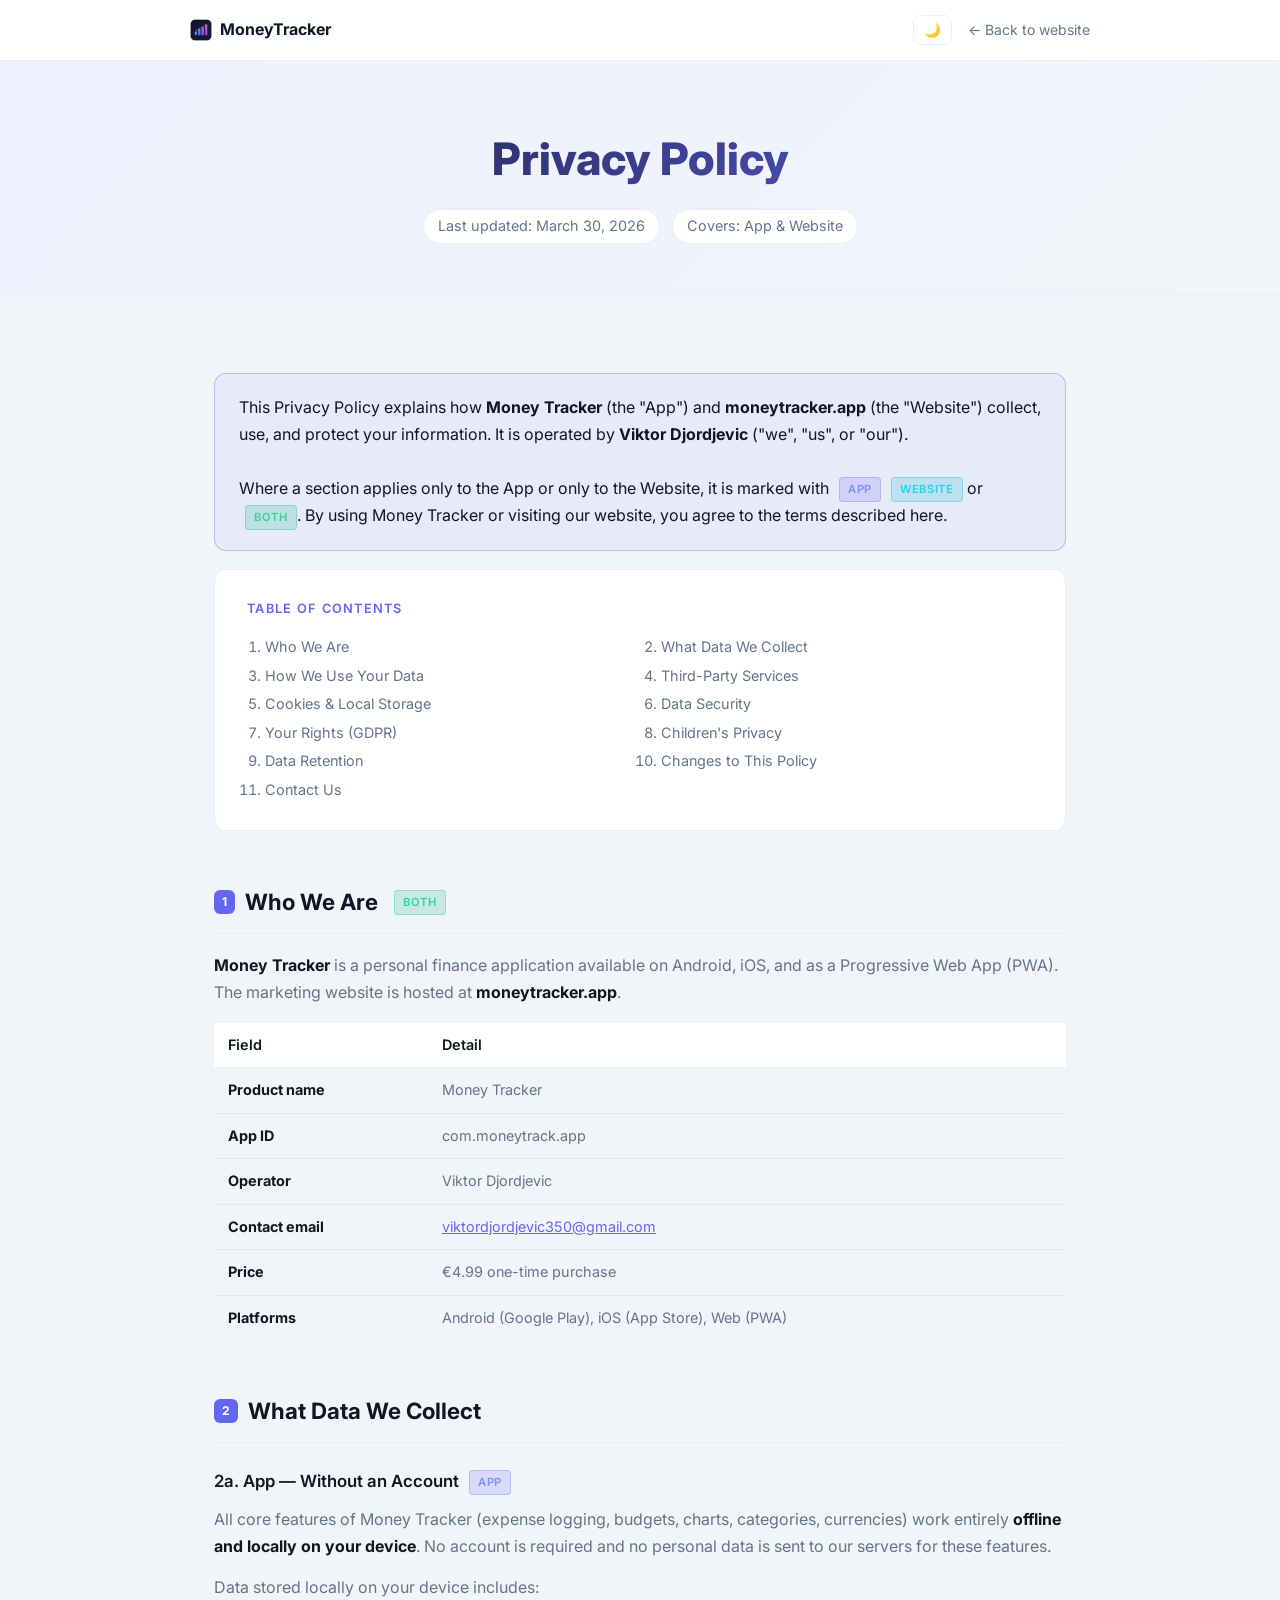
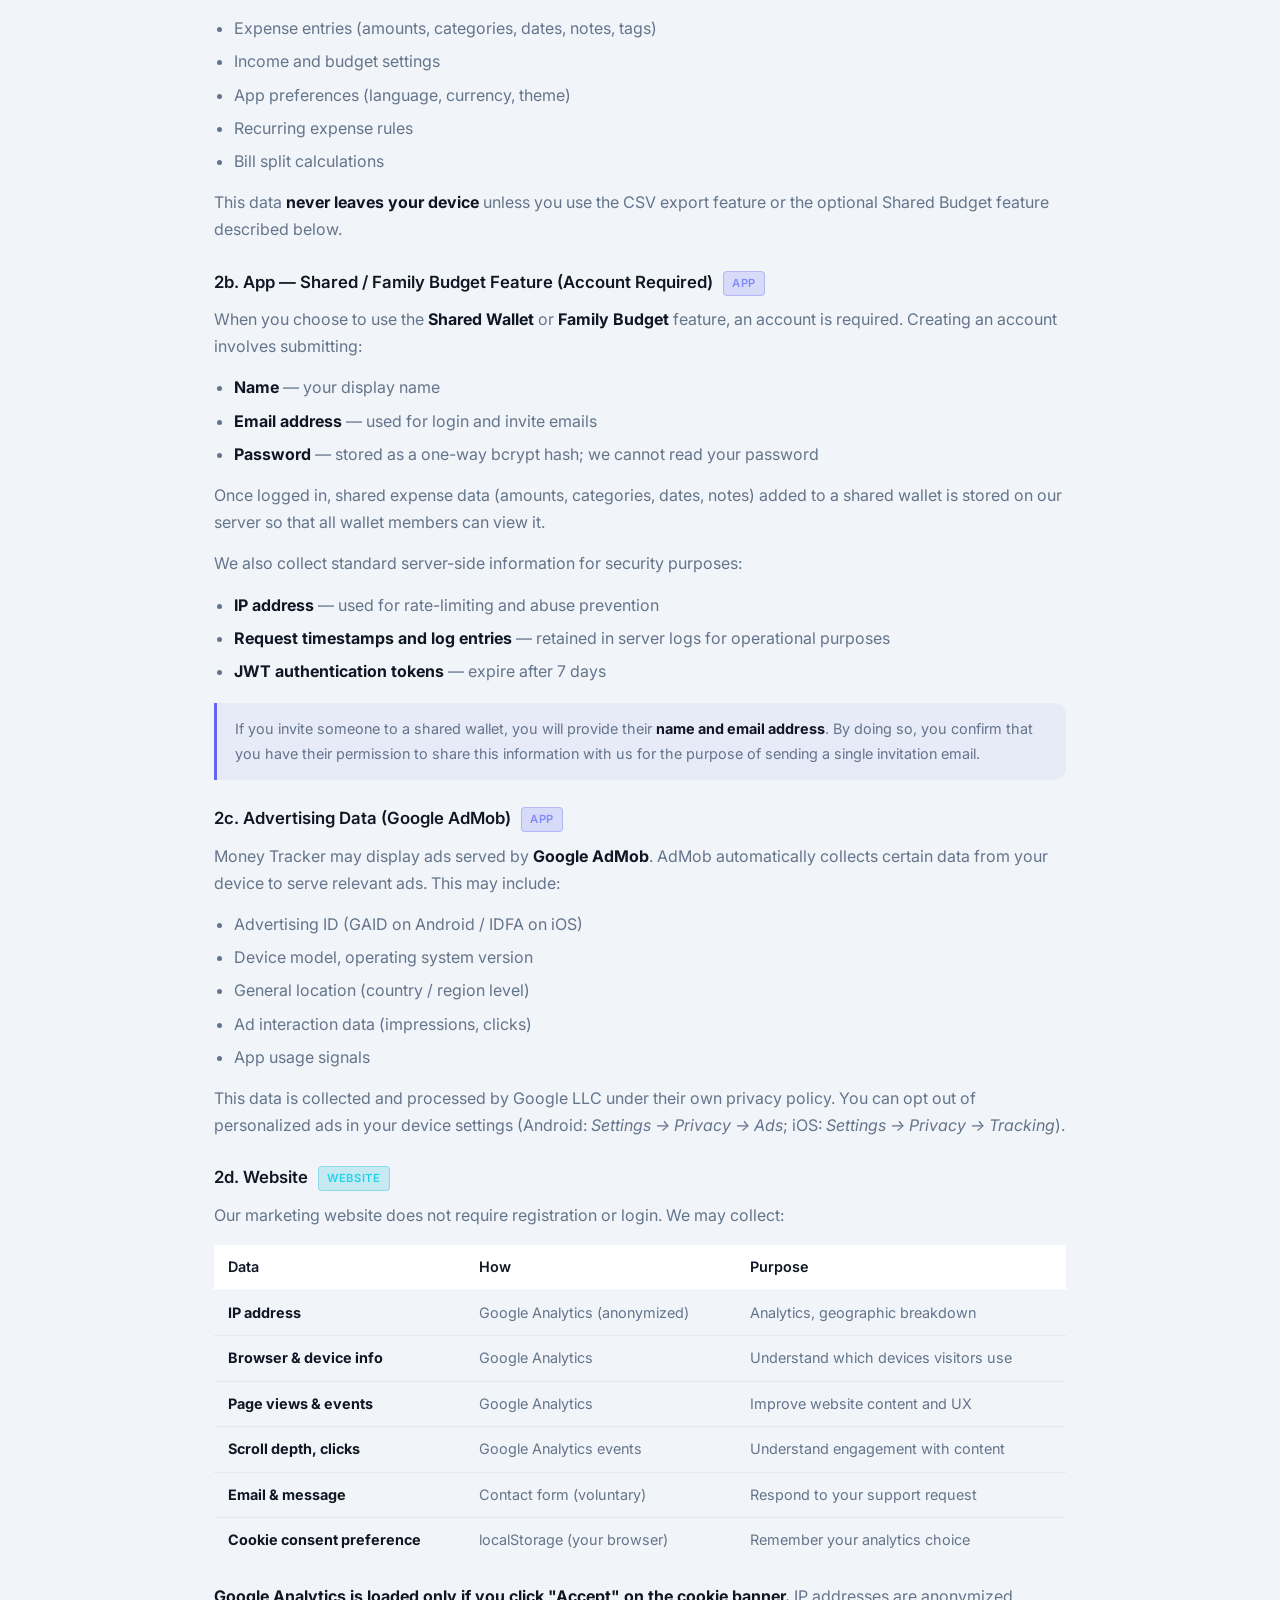
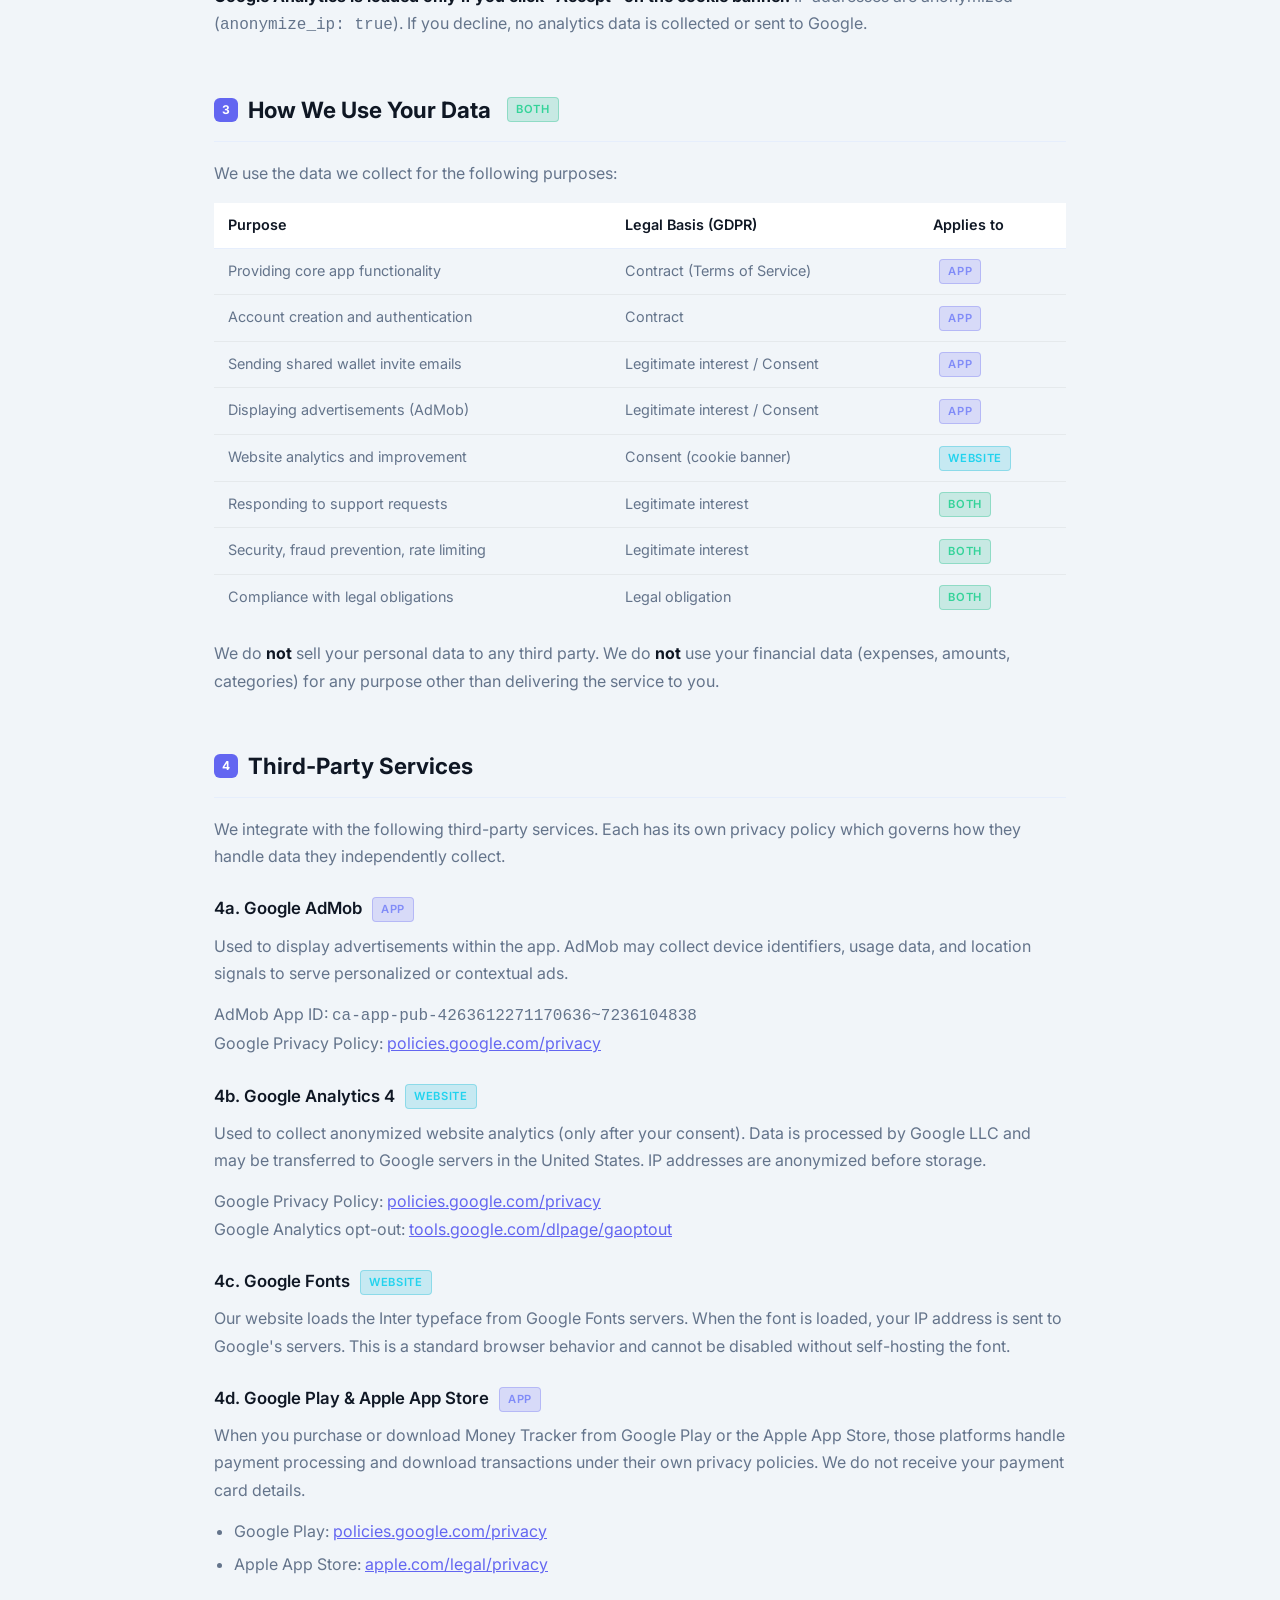
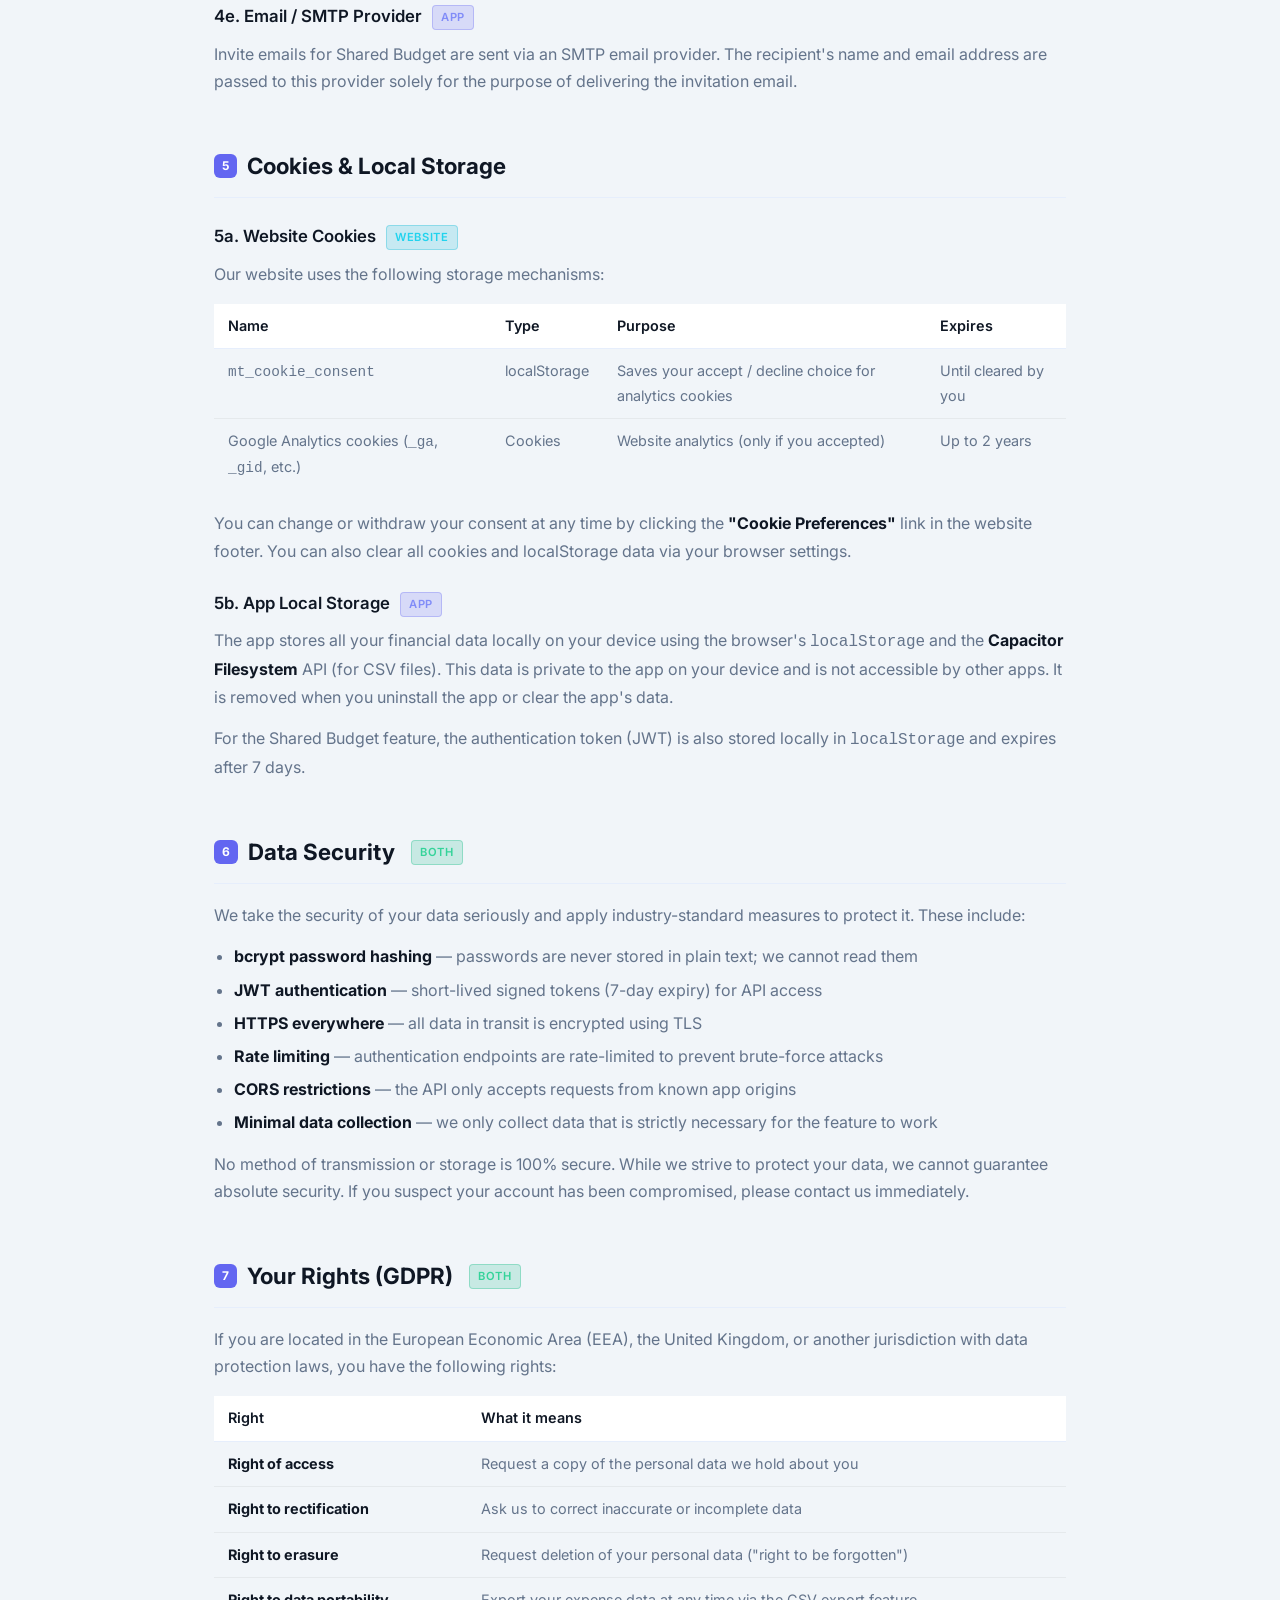
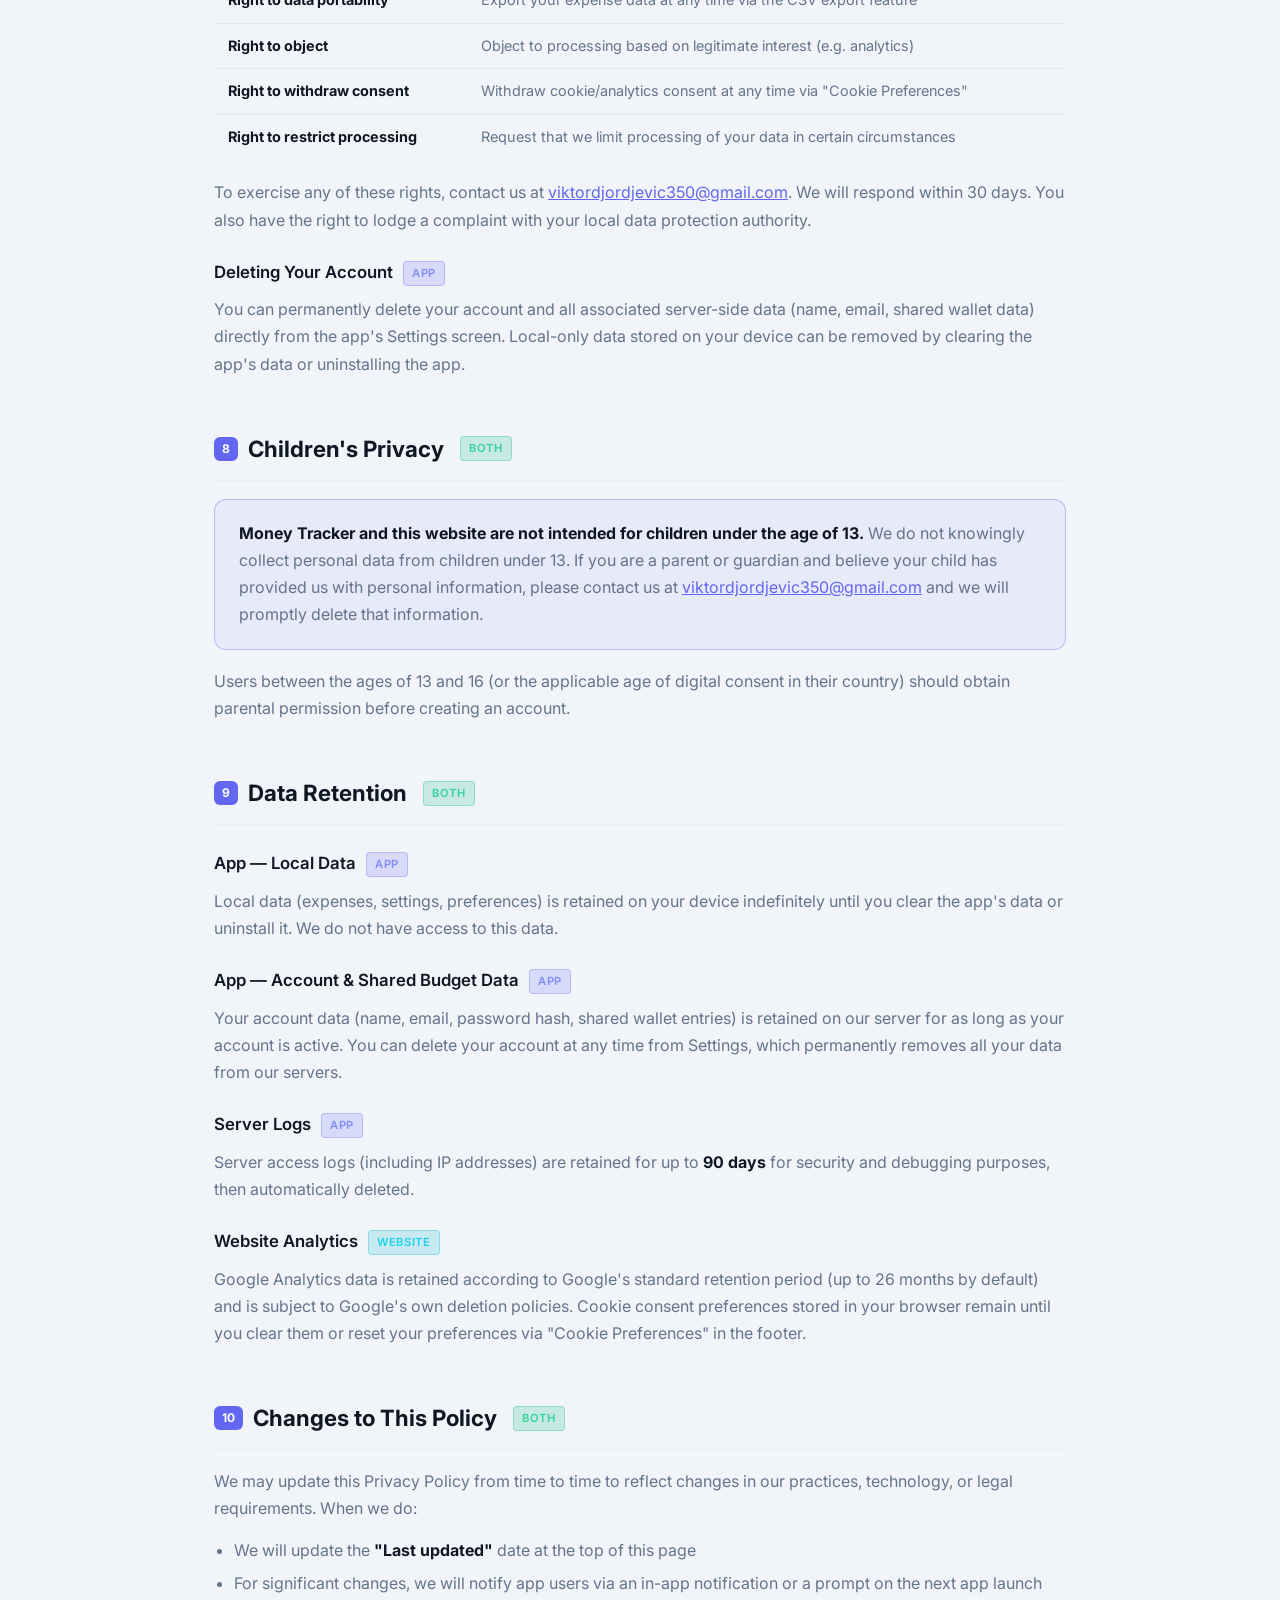
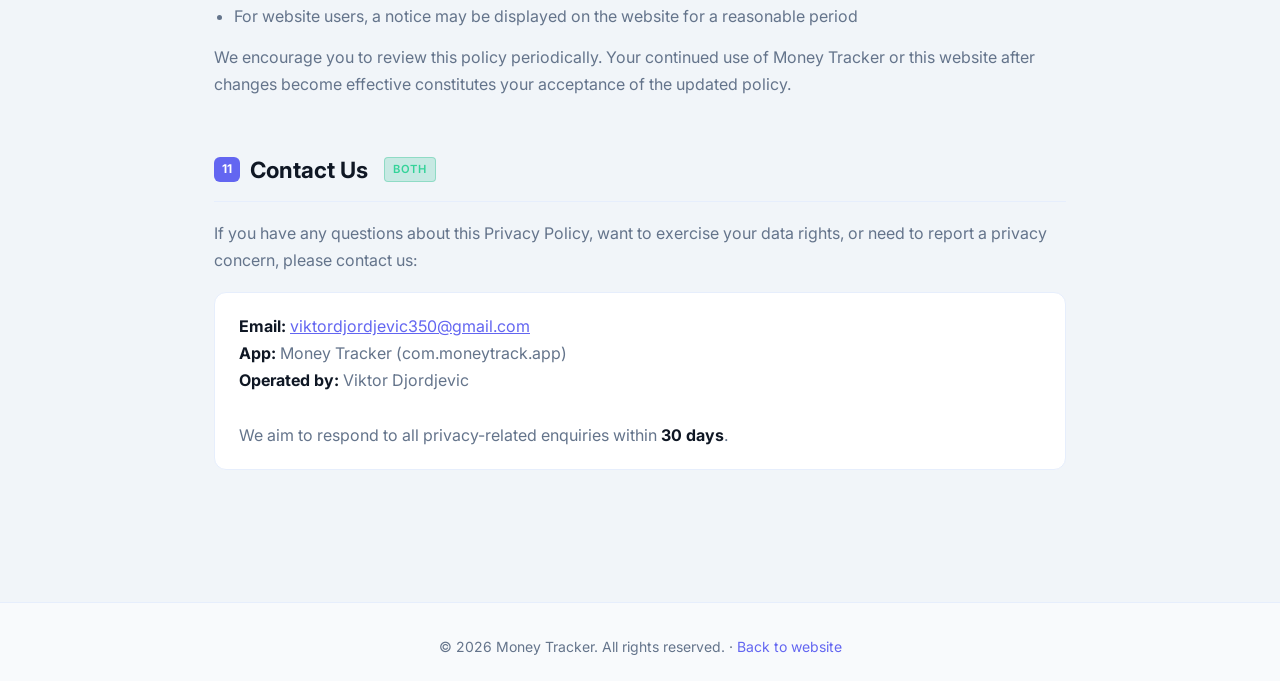
<file: privacy-policy.html>
<!DOCTYPE html>
<html lang="en">
<head>
  <meta charset="UTF-8" />
  <meta name="viewport" content="width=device-width, initial-scale=1.0" />
  <title>Privacy Policy — Money Tracker</title>
  <meta name="description" content="Privacy Policy for Money Tracker app and website. Learn how we collect, use, and protect your data." />
  <link rel="icon" href="logo_2.svg" />
  <link rel="preconnect" href="https://fonts.googleapis.com" />
  <link rel="preconnect" href="https://fonts.gstatic.com" crossorigin />
  <link href="https://fonts.googleapis.com/css2?family=Inter:wght@300;400;500;600;700;800&display=swap" rel="stylesheet" />
  <script>(function(){var t=localStorage.getItem('mt_theme')||(window.matchMedia('(prefers-color-scheme: dark)').matches?'dark':'light');document.documentElement.setAttribute('data-theme',t);})();</script>
  <style>
    *, *::before, *::after { box-sizing: border-box; margin: 0; padding: 0; }

    :root {
      --primary: #6366f1;
      --primary-dark: #4f46e5;
      --bg: #f1f5f9;
      --bg-secondary: #f8fafc;
      --bg-card: #ffffff;
      --border: #e6eefc;
      --text: #0f1724;
      --text-muted: #64748b;
      --accent: #06b6d4;
      --green: #10b981;
      --radius: 12px;
      --navbar-bg: rgba(255,255,255,0.92);
      --hero-bg: linear-gradient(135deg, #eef0fe 0%, #f1f5f9 100%);
      --hero-h1-from: #0f1724;
      --td-border: rgba(0,0,0,0.05);
    }
    [data-theme="dark"] {
      --bg: #0f1117;
      --bg-secondary: #1a1d2e;
      --bg-card: #1e2235;
      --border: rgba(255,255,255,0.08);
      --text: #e2e8f0;
      --text-muted: #8892a4;
      --navbar-bg: rgba(15,17,23,0.92);
      --hero-bg: linear-gradient(135deg, #0f1117 0%, #1a1d2e 100%);
      --hero-h1-from: #e2e8f0;
      --td-border: rgba(255,255,255,0.04);
    }

    body {
      font-family: 'Inter', -apple-system, BlinkMacSystemFont, sans-serif;
      background: var(--bg);
      color: var(--text);
      line-height: 1.7;
      font-size: 16px;
      transition: background .28s, color .28s;
    }

    /* ── NAVBAR ── */
    .navbar {
      position: sticky;
      top: 0;
      z-index: 100;
      background: var(--navbar-bg);
      backdrop-filter: blur(16px);
      border-bottom: 1px solid var(--border);
      padding: 0 24px;
      transition: background .28s, border-color .28s;
    }
    .nav-inner {
      max-width: 900px;
      margin: 0 auto;
      height: 60px;
      display: flex;
      align-items: center;
      justify-content: space-between;
    }
    .nav-logo {
      display: flex;
      align-items: center;
      gap: 8px;
      text-decoration: none;
      color: var(--text);
      font-weight: 700;
      font-size: 1rem;
    }
    .nav-back {
      color: var(--text-muted);
      text-decoration: none;
      font-size: 0.875rem;
      display: flex;
      align-items: center;
      gap: 6px;
      transition: color .2s;
    }
    .nav-back:hover { color: var(--primary); }

    /* ── THEME TOGGLE ── */
    .pp-theme-toggle {
      background: none;
      border: 1px solid var(--border);
      border-radius: 8px;
      padding: 6px 10px;
      cursor: pointer;
      color: var(--text-muted);
      font-size: 0.85rem;
      display: flex;
      align-items: center;
      gap: 6px;
      transition: color .2s, border-color .2s;
    }
    .pp-theme-toggle:hover { color: var(--primary); border-color: var(--primary); }
    .pp-theme-toggle .icon-sun  { display: none; }
    .pp-theme-toggle .icon-moon { display: inline; }
    [data-theme="dark"] .pp-theme-toggle .icon-sun  { display: inline; }
    [data-theme="dark"] .pp-theme-toggle .icon-moon { display: none; }

    /* ── HERO STRIP ── */
    .pp-hero {
      background: var(--hero-bg);
      border-bottom: 1px solid var(--border);
      padding: 60px 24px 50px;
      text-align: center;
      transition: background .28s, border-color .28s;
    }
    .pp-hero h1 {
      font-size: clamp(1.8rem, 4vw, 2.8rem);
      font-weight: 800;
      background: linear-gradient(135deg, var(--hero-h1-from), var(--primary));
      -webkit-background-clip: text;
      -webkit-text-fill-color: transparent;
      background-clip: text;
      margin-bottom: 12px;
    }
    .pp-hero .pp-meta {
      color: var(--text-muted);
      font-size: 0.9rem;
    }
    .pp-hero .pp-meta span {
      background: var(--bg-card);
      border: 1px solid var(--border);
      border-radius: 20px;
      padding: 4px 14px;
      margin: 0 4px;
      display: inline-block;
    }

    /* ── LAYOUT ── */
    .pp-container {
      max-width: 900px;
      margin: 0 auto;
      padding: 60px 24px 80px;
    }

    /* ── TABLE OF CONTENTS ── */
    .toc {
      background: var(--bg-card);
      border: 1px solid var(--border);
      border-radius: var(--radius);
      padding: 28px 32px;
      margin-bottom: 52px;
      transition: background .28s, border-color .28s;
    }
    .toc h2 {
      font-size: 0.8rem;
      text-transform: uppercase;
      letter-spacing: .1em;
      color: var(--primary);
      margin-bottom: 16px;
      font-weight: 600;
    }
    .toc ol {
      padding-left: 18px;
      display: grid;
      grid-template-columns: repeat(auto-fill, minmax(260px, 1fr));
      gap: 4px 24px;
    }
    .toc li { font-size: 0.9rem; color: var(--text-muted); }
    .toc a { color: inherit; text-decoration: none; }
    .toc a:hover { color: var(--primary); }

    /* ── SECTIONS ── */
    .pp-section {
      margin-bottom: 52px;
      scroll-margin-top: 80px;
    }
    .pp-section h2 {
      font-size: 1.4rem;
      font-weight: 700;
      color: var(--text);
      margin-bottom: 18px;
      padding-bottom: 12px;
      border-bottom: 1px solid var(--border);
      display: flex;
      align-items: center;
      gap: 10px;
    }
    .pp-section h2 .sec-num {
      background: var(--primary);
      color: #fff;
      font-size: 0.75rem;
      font-weight: 700;
      border-radius: 6px;
      padding: 2px 8px;
      flex-shrink: 0;
    }
    .pp-section h3 {
      font-size: 1.05rem;
      font-weight: 600;
      color: var(--text);
      margin: 24px 0 10px;
    }
    .pp-section p {
      color: var(--text-muted);
      margin-bottom: 14px;
    }
    .pp-section ul, .pp-section ol {
      padding-left: 20px;
      color: var(--text-muted);
      margin-bottom: 14px;
    }
    .pp-section li { margin-bottom: 6px; }
    .pp-section strong { color: var(--text); }
    .pp-section a { color: var(--primary); }

    /* ── SCOPE BADGES ── */
    .scope-pill {
      display: inline-block;
      font-size: 0.7rem;
      font-weight: 600;
      text-transform: uppercase;
      letter-spacing: .06em;
      border-radius: 4px;
      padding: 2px 8px;
      margin-left: 6px;
      vertical-align: middle;
    }
    .pill-app  { background: rgba(99,102,241,.18); color: #818cf8; border: 1px solid rgba(99,102,241,.3); }
    .pill-web  { background: rgba(6,182,212,.18);  color: #22d3ee; border: 1px solid rgba(6,182,212,.3);  }
    .pill-both { background: rgba(16,185,129,.18); color: #34d399; border: 1px solid rgba(16,185,129,.3); }

    /* ── INFO CARDS ── */
    .info-card {
      background: var(--bg-card);
      border: 1px solid var(--border);
      border-radius: var(--radius);
      padding: 20px 24px;
      margin: 18px 0;
      transition: background .28s, border-color .28s;
    }
    .info-card.highlight {
      border-color: rgba(99,102,241,.35);
      background: rgba(99,102,241,.07);
    }
    .info-card p { margin-bottom: 0; }

    /* ── TABLE ── */
    .pp-table {
      width: 100%;
      border-collapse: collapse;
      margin: 16px 0 20px;
      font-size: 0.9rem;
    }
    .pp-table th {
      text-align: left;
      padding: 10px 14px;
      background: var(--bg-card);
      color: var(--text);
      font-weight: 600;
      border-bottom: 1px solid var(--border);
    }
    .pp-table td {
      padding: 10px 14px;
      color: var(--text-muted);
      border-bottom: 1px solid var(--td-border);
      vertical-align: top;
    }
    .pp-table tr:last-child td { border-bottom: none; }

    /* ── WARNING BOX ── */
    .warn-box {
      border-left: 3px solid var(--primary);
      background: rgba(99,102,241,.07);
      padding: 14px 18px;
      border-radius: 0 var(--radius) var(--radius) 0;
      margin: 18px 0;
      font-size: 0.9rem;
      color: var(--text-muted);
    }

    /* ── FOOTER ── */
    .pp-footer {
      background: var(--bg-secondary);
      border-top: 1px solid var(--border);
      text-align: center;
      padding: 32px 24px;
      color: var(--text-muted);
      font-size: 0.875rem;
      transition: background .28s, border-color .28s;
    }
    .pp-footer a { color: var(--primary); text-decoration: none; }

    @media (max-width: 600px) {
      .toc ol { grid-template-columns: 1fr; }
      .pp-hero { padding: 40px 20px 36px; }
      .pp-container { padding: 40px 20px 60px; }
    }
  </style>
</head>
<body>

  <!-- NAVBAR -->
  <nav class="navbar">
    <div class="nav-inner">
      <a href="index.html" class="nav-logo">
        <img src="logo_2.svg" alt="" width="22" height="22" />
        MoneyTracker
      </a>
      <div style="display:flex;align-items:center;gap:16px;">
        <button class="pp-theme-toggle" id="ppThemeToggle" aria-label="Toggle dark mode">
          <span class="icon-sun">☀️</span>
          <span class="icon-moon">🌙</span>
        </button>
        <a href="index.html" class="nav-back">← Back to website</a>
      </div>
    </div>
  </nav>

  <!-- HERO STRIP -->
  <div class="pp-hero">
    <h1>Privacy Policy</h1>
    <p class="pp-meta">
      <span>Last updated: March 30, 2026</span>
      <span>Covers: App &amp; Website</span>
    </p>
  </div>

  <!-- MAIN CONTENT -->
  <div class="pp-container">

    <!-- INTRO -->
    <div class="info-card highlight">
      <p>
        This Privacy Policy explains how <strong>Money Tracker</strong> (the "App") and
        <strong>moneytracker.app</strong> (the "Website") collect, use, and protect your
        information. It is operated by <strong>Viktor Djordjevic</strong>
        ("we", "us", or "our").<br /><br />
        Where a section applies only to the App or only to the Website, it is marked with
        <span class="scope-pill pill-app">App</span>
        <span class="scope-pill pill-web">Website</span> or
        <span class="scope-pill pill-both">Both</span>.
        By using Money Tracker or visiting our website, you agree to the terms described here.
      </p>
    </div>

    <!-- TABLE OF CONTENTS -->
    <div class="toc">
      <h2>Table of Contents</h2>
      <ol>
        <li><a href="#s1">Who We Are</a></li>
        <li><a href="#s2">What Data We Collect</a></li>
        <li><a href="#s3">How We Use Your Data</a></li>
        <li><a href="#s4">Third-Party Services</a></li>
        <li><a href="#s5">Cookies &amp; Local Storage</a></li>
        <li><a href="#s6">Data Security</a></li>
        <li><a href="#s7">Your Rights (GDPR)</a></li>
        <li><a href="#s8">Children's Privacy</a></li>
        <li><a href="#s9">Data Retention</a></li>
        <li><a href="#s10">Changes to This Policy</a></li>
        <li><a href="#s11">Contact Us</a></li>
      </ol>
    </div>

    <!-- ── SECTION 1 ── -->
    <div class="pp-section" id="s1">
      <h2><span class="sec-num">1</span> Who We Are <span class="scope-pill pill-both">Both</span></h2>
      <p>
        <strong>Money Tracker</strong> is a personal finance application available on
        Android, iOS, and as a Progressive Web App (PWA). The marketing website is hosted at
        <strong>moneytracker.app</strong>.
      </p>
      <table class="pp-table">
        <tr>
          <th>Field</th>
          <th>Detail</th>
        </tr>
        <tr>
          <td><strong>Product name</strong></td>
          <td>Money Tracker</td>
        </tr>
        <tr>
          <td><strong>App ID</strong></td>
          <td>com.moneytrack.app</td>
        </tr>
        <tr>
          <td><strong>Operator</strong></td>
          <td>Viktor Djordjevic</td>
        </tr>
        <tr>
          <td><strong>Contact email</strong></td>
          <td><a href="mailto:viktordjordjevic350@gmail.com">viktordjordjevic350@gmail.com</a></td>
        </tr>
        <tr>
          <td><strong>Price</strong></td>
          <td>€4.99 one-time purchase</td>
        </tr>
        <tr>
          <td><strong>Platforms</strong></td>
          <td>Android (Google Play), iOS (App Store), Web (PWA)</td>
        </tr>
      </table>
    </div>

    <!-- ── SECTION 2 ── -->
    <div class="pp-section" id="s2">
      <h2><span class="sec-num">2</span> What Data We Collect</h2>

      <!-- 2a APP -->
      <h3>2a. App — Without an Account <span class="scope-pill pill-app">App</span></h3>
      <p>
        All core features of Money Tracker (expense logging, budgets, charts, categories, currencies)
        work entirely <strong>offline and locally on your device</strong>. No account is required
        and no personal data is sent to our servers for these features.
      </p>
      <p>Data stored locally on your device includes:</p>
      <ul>
        <li>Expense entries (amounts, categories, dates, notes, tags)</li>
        <li>Income and budget settings</li>
        <li>App preferences (language, currency, theme)</li>
        <li>Recurring expense rules</li>
        <li>Bill split calculations</li>
      </ul>
      <p>This data <strong>never leaves your device</strong> unless you use the CSV export feature
      or the optional Shared Budget feature described below.</p>

      <!-- 2b APP - account -->
      <h3>2b. App — Shared / Family Budget Feature (Account Required) <span class="scope-pill pill-app">App</span></h3>
      <p>
        When you choose to use the <strong>Shared Wallet</strong> or <strong>Family Budget</strong>
        feature, an account is required. Creating an account involves submitting:
      </p>
      <ul>
        <li><strong>Name</strong> — your display name</li>
        <li><strong>Email address</strong> — used for login and invite emails</li>
        <li><strong>Password</strong> — stored as a one-way bcrypt hash; we cannot read your password</li>
      </ul>
      <p>
        Once logged in, shared expense data (amounts, categories, dates, notes) added to a
        shared wallet is stored on our server so that all wallet members can view it.
      </p>
      <p>We also collect standard server-side information for security purposes:</p>
      <ul>
        <li><strong>IP address</strong> — used for rate-limiting and abuse prevention</li>
        <li><strong>Request timestamps and log entries</strong> — retained in server logs for operational purposes</li>
        <li><strong>JWT authentication tokens</strong> — expire after 7 days</li>
      </ul>
      <div class="warn-box">
        If you invite someone to a shared wallet, you will provide their <strong>name and email address</strong>.
        By doing so, you confirm that you have their permission to share this information with us for the
        purpose of sending a single invitation email.
      </div>

      <!-- 2c APP - ads -->
      <h3>2c. Advertising Data (Google AdMob) <span class="scope-pill pill-app">App</span></h3>
      <p>
        Money Tracker may display ads served by <strong>Google AdMob</strong>. AdMob automatically
        collects certain data from your device to serve relevant ads. This may include:
      </p>
      <ul>
        <li>Advertising ID (GAID on Android / IDFA on iOS)</li>
        <li>Device model, operating system version</li>
        <li>General location (country / region level)</li>
        <li>Ad interaction data (impressions, clicks)</li>
        <li>App usage signals</li>
      </ul>
      <p>
        This data is collected and processed by Google LLC under their own privacy policy.
        You can opt out of personalized ads in your device settings
        (Android: <em>Settings → Privacy → Ads</em>; iOS: <em>Settings → Privacy → Tracking</em>).
      </p>

      <!-- 2d WEBSITE -->
      <h3>2d. Website <span class="scope-pill pill-web">Website</span></h3>
      <p>
        Our marketing website does not require registration or login. We may collect:
      </p>
      <table class="pp-table">
        <tr>
          <th>Data</th>
          <th>How</th>
          <th>Purpose</th>
        </tr>
        <tr>
          <td><strong>IP address</strong></td>
          <td>Google Analytics (anonymized)</td>
          <td>Analytics, geographic breakdown</td>
        </tr>
        <tr>
          <td><strong>Browser &amp; device info</strong></td>
          <td>Google Analytics</td>
          <td>Understand which devices visitors use</td>
        </tr>
        <tr>
          <td><strong>Page views &amp; events</strong></td>
          <td>Google Analytics</td>
          <td>Improve website content and UX</td>
        </tr>
        <tr>
          <td><strong>Scroll depth, clicks</strong></td>
          <td>Google Analytics events</td>
          <td>Understand engagement with content</td>
        </tr>
        <tr>
          <td><strong>Email &amp; message</strong></td>
          <td>Contact form (voluntary)</td>
          <td>Respond to your support request</td>
        </tr>
        <tr>
          <td><strong>Cookie consent preference</strong></td>
          <td>localStorage (your browser)</td>
          <td>Remember your analytics choice</td>
        </tr>
      </table>
      <p>
        <strong>Google Analytics is loaded only if you click "Accept" on the cookie banner.</strong>
        IP addresses are anonymized (<code>anonymize_ip: true</code>).
        If you decline, no analytics data is collected or sent to Google.
      </p>
    </div>

    <!-- ── SECTION 3 ── -->
    <div class="pp-section" id="s3">
      <h2><span class="sec-num">3</span> How We Use Your Data <span class="scope-pill pill-both">Both</span></h2>
      <p>We use the data we collect for the following purposes:</p>
      <table class="pp-table">
        <tr>
          <th>Purpose</th>
          <th>Legal Basis (GDPR)</th>
          <th>Applies to</th>
        </tr>
        <tr>
          <td>Providing core app functionality</td>
          <td>Contract (Terms of Service)</td>
          <td><span class="scope-pill pill-app">App</span></td>
        </tr>
        <tr>
          <td>Account creation and authentication</td>
          <td>Contract</td>
          <td><span class="scope-pill pill-app">App</span></td>
        </tr>
        <tr>
          <td>Sending shared wallet invite emails</td>
          <td>Legitimate interest / Consent</td>
          <td><span class="scope-pill pill-app">App</span></td>
        </tr>
        <tr>
          <td>Displaying advertisements (AdMob)</td>
          <td>Legitimate interest / Consent</td>
          <td><span class="scope-pill pill-app">App</span></td>
        </tr>
        <tr>
          <td>Website analytics and improvement</td>
          <td>Consent (cookie banner)</td>
          <td><span class="scope-pill pill-web">Website</span></td>
        </tr>
        <tr>
          <td>Responding to support requests</td>
          <td>Legitimate interest</td>
          <td><span class="scope-pill pill-both">Both</span></td>
        </tr>
        <tr>
          <td>Security, fraud prevention, rate limiting</td>
          <td>Legitimate interest</td>
          <td><span class="scope-pill pill-both">Both</span></td>
        </tr>
        <tr>
          <td>Compliance with legal obligations</td>
          <td>Legal obligation</td>
          <td><span class="scope-pill pill-both">Both</span></td>
        </tr>
      </table>
      <p>
        We do <strong>not</strong> sell your personal data to any third party.
        We do <strong>not</strong> use your financial data (expenses, amounts, categories) for any
        purpose other than delivering the service to you.
      </p>
    </div>

    <!-- ── SECTION 4 ── -->
    <div class="pp-section" id="s4">
      <h2><span class="sec-num">4</span> Third-Party Services</h2>
      <p>
        We integrate with the following third-party services. Each has its own privacy policy
        which governs how they handle data they independently collect.
      </p>

      <h3>4a. Google AdMob <span class="scope-pill pill-app">App</span></h3>
      <p>
        Used to display advertisements within the app. AdMob may collect device identifiers,
        usage data, and location signals to serve personalized or contextual ads.
      </p>
      <p>
        AdMob App ID: <code>ca-app-pub-4263612271170636~7236104838</code><br />
        Google Privacy Policy: <a href="https://policies.google.com/privacy" target="_blank" rel="noopener">policies.google.com/privacy</a>
      </p>

      <h3>4b. Google Analytics 4 <span class="scope-pill pill-web">Website</span></h3>
      <p>
        Used to collect anonymized website analytics (only after your consent). Data is
        processed by Google LLC and may be transferred to Google servers in the United States.
        IP addresses are anonymized before storage.
      </p>
      <p>
        Google Privacy Policy: <a href="https://policies.google.com/privacy" target="_blank" rel="noopener">policies.google.com/privacy</a><br />
        Google Analytics opt-out: <a href="https://tools.google.com/dlpage/gaoptout" target="_blank" rel="noopener">tools.google.com/dlpage/gaoptout</a>
      </p>

      <h3>4c. Google Fonts <span class="scope-pill pill-web">Website</span></h3>
      <p>
        Our website loads the Inter typeface from Google Fonts servers. When the font is
        loaded, your IP address is sent to Google's servers. This is a standard browser
        behavior and cannot be disabled without self-hosting the font.
      </p>

      <h3>4d. Google Play &amp; Apple App Store <span class="scope-pill pill-app">App</span></h3>
      <p>
        When you purchase or download Money Tracker from Google Play or the Apple App Store,
        those platforms handle payment processing and download transactions under their own
        privacy policies. We do not receive your payment card details.
      </p>
      <ul>
        <li>Google Play: <a href="https://policies.google.com/privacy" target="_blank" rel="noopener">policies.google.com/privacy</a></li>
        <li>Apple App Store: <a href="https://www.apple.com/legal/privacy/" target="_blank" rel="noopener">apple.com/legal/privacy</a></li>
      </ul>

      <h3>4e. Email / SMTP Provider <span class="scope-pill pill-app">App</span></h3>
      <p>
        Invite emails for Shared Budget are sent via an SMTP email provider. The recipient's
        name and email address are passed to this provider solely for the purpose of delivering
        the invitation email.
      </p>
    </div>

    <!-- ── SECTION 5 ── -->
    <div class="pp-section" id="s5">
      <h2><span class="sec-num">5</span> Cookies &amp; Local Storage</h2>

      <h3>5a. Website Cookies <span class="scope-pill pill-web">Website</span></h3>
      <p>Our website uses the following storage mechanisms:</p>
      <table class="pp-table">
        <tr>
          <th>Name</th>
          <th>Type</th>
          <th>Purpose</th>
          <th>Expires</th>
        </tr>
        <tr>
          <td><code>mt_cookie_consent</code></td>
          <td>localStorage</td>
          <td>Saves your accept / decline choice for analytics cookies</td>
          <td>Until cleared by you</td>
        </tr>
        <tr>
          <td>Google Analytics cookies (<code>_ga</code>, <code>_gid</code>, etc.)</td>
          <td>Cookies</td>
          <td>Website analytics (only if you accepted)</td>
          <td>Up to 2 years</td>
        </tr>
      </table>
      <p>
        You can change or withdraw your consent at any time by clicking the
        <strong>"Cookie Preferences"</strong> link in the website footer.
        You can also clear all cookies and localStorage data via your browser settings.
      </p>

      <h3>5b. App Local Storage <span class="scope-pill pill-app">App</span></h3>
      <p>
        The app stores all your financial data locally on your device using the browser's
        <code>localStorage</code> and the <strong>Capacitor Filesystem</strong> API (for CSV files).
        This data is private to the app on your device and is not accessible by other apps.
        It is removed when you uninstall the app or clear the app's data.
      </p>
      <p>
        For the Shared Budget feature, the authentication token (JWT) is also stored locally
        in <code>localStorage</code> and expires after 7 days.
      </p>
    </div>

    <!-- ── SECTION 6 ── -->
    <div class="pp-section" id="s6">
      <h2><span class="sec-num">6</span> Data Security <span class="scope-pill pill-both">Both</span></h2>
      <p>
        We take the security of your data seriously and apply industry-standard measures to
        protect it. These include:
      </p>
      <ul>
        <li><strong>bcrypt password hashing</strong> — passwords are never stored in plain text; we cannot read them</li>
        <li><strong>JWT authentication</strong> — short-lived signed tokens (7-day expiry) for API access</li>
        <li><strong>HTTPS everywhere</strong> — all data in transit is encrypted using TLS</li>
        <li><strong>Rate limiting</strong> — authentication endpoints are rate-limited to prevent brute-force attacks</li>
        <li><strong>CORS restrictions</strong> — the API only accepts requests from known app origins</li>
        <li><strong>Minimal data collection</strong> — we only collect data that is strictly necessary for the feature to work</li>
      </ul>
      <p>
        No method of transmission or storage is 100% secure. While we strive to protect your
        data, we cannot guarantee absolute security. If you suspect your account has been
        compromised, please contact us immediately.
      </p>
    </div>

    <!-- ── SECTION 7 ── -->
    <div class="pp-section" id="s7">
      <h2><span class="sec-num">7</span> Your Rights (GDPR) <span class="scope-pill pill-both">Both</span></h2>
      <p>
        If you are located in the European Economic Area (EEA), the United Kingdom, or another
        jurisdiction with data protection laws, you have the following rights:
      </p>
      <table class="pp-table">
        <tr>
          <th>Right</th>
          <th>What it means</th>
        </tr>
        <tr>
          <td><strong>Right of access</strong></td>
          <td>Request a copy of the personal data we hold about you</td>
        </tr>
        <tr>
          <td><strong>Right to rectification</strong></td>
          <td>Ask us to correct inaccurate or incomplete data</td>
        </tr>
        <tr>
          <td><strong>Right to erasure</strong></td>
          <td>Request deletion of your personal data ("right to be forgotten")</td>
        </tr>
        <tr>
          <td><strong>Right to data portability</strong></td>
          <td>Export your expense data at any time via the CSV export feature</td>
        </tr>
        <tr>
          <td><strong>Right to object</strong></td>
          <td>Object to processing based on legitimate interest (e.g. analytics)</td>
        </tr>
        <tr>
          <td><strong>Right to withdraw consent</strong></td>
          <td>Withdraw cookie/analytics consent at any time via "Cookie Preferences"</td>
        </tr>
        <tr>
          <td><strong>Right to restrict processing</strong></td>
          <td>Request that we limit processing of your data in certain circumstances</td>
        </tr>
      </table>
      <p>
        To exercise any of these rights, contact us at
        <a href="mailto:viktordjordjevic350@gmail.com">viktordjordjevic350@gmail.com</a>.
        We will respond within 30 days. You also have the right to lodge a complaint with your
        local data protection authority.
      </p>

      <h3>Deleting Your Account <span class="scope-pill pill-app">App</span></h3>
      <p>
        You can permanently delete your account and all associated server-side data
        (name, email, shared wallet data) directly from the app's Settings screen.
        Local-only data stored on your device can be removed by clearing the app's data
        or uninstalling the app.
      </p>
    </div>

    <!-- ── SECTION 8 ── -->
    <div class="pp-section" id="s8">
      <h2><span class="sec-num">8</span> Children's Privacy <span class="scope-pill pill-both">Both</span></h2>
      <div class="info-card highlight">
        <p>
          <strong>Money Tracker and this website are not intended for children under the age of 13.</strong>
          We do not knowingly collect personal data from children under 13. If you are a parent
          or guardian and believe your child has provided us with personal information, please
          contact us at <a href="mailto:viktordjordjevic350@gmail.com">viktordjordjevic350@gmail.com</a>
          and we will promptly delete that information.
        </p>
      </div>
      <p>
        Users between the ages of 13 and 16 (or the applicable age of digital consent in their
        country) should obtain parental permission before creating an account.
      </p>
    </div>

    <!-- ── SECTION 9 ── -->
    <div class="pp-section" id="s9">
      <h2><span class="sec-num">9</span> Data Retention <span class="scope-pill pill-both">Both</span></h2>

      <h3>App — Local Data <span class="scope-pill pill-app">App</span></h3>
      <p>
        Local data (expenses, settings, preferences) is retained on your device indefinitely
        until you clear the app's data or uninstall it. We do not have access to this data.
      </p>

      <h3>App — Account &amp; Shared Budget Data <span class="scope-pill pill-app">App</span></h3>
      <p>
        Your account data (name, email, password hash, shared wallet entries) is retained on
        our server for as long as your account is active. You can delete your account at any
        time from Settings, which permanently removes all your data from our servers.
      </p>

      <h3>Server Logs <span class="scope-pill pill-app">App</span></h3>
      <p>
        Server access logs (including IP addresses) are retained for up to <strong>90 days</strong>
        for security and debugging purposes, then automatically deleted.
      </p>

      <h3>Website Analytics <span class="scope-pill pill-web">Website</span></h3>
      <p>
        Google Analytics data is retained according to Google's standard retention period
        (up to 26 months by default) and is subject to Google's own deletion policies.
        Cookie consent preferences stored in your browser remain until you clear them or
        reset your preferences via "Cookie Preferences" in the footer.
      </p>
    </div>

    <!-- ── SECTION 10 ── -->
    <div class="pp-section" id="s10">
      <h2><span class="sec-num">10</span> Changes to This Policy <span class="scope-pill pill-both">Both</span></h2>
      <p>
        We may update this Privacy Policy from time to time to reflect changes in our practices,
        technology, or legal requirements. When we do:
      </p>
      <ul>
        <li>We will update the <strong>"Last updated"</strong> date at the top of this page</li>
        <li>For significant changes, we will notify app users via an in-app notification or a
            prompt on the next app launch</li>
        <li>For website users, a notice may be displayed on the website for a reasonable period</li>
      </ul>
      <p>
        We encourage you to review this policy periodically. Your continued use of Money Tracker
        or this website after changes become effective constitutes your acceptance of the
        updated policy.
      </p>
    </div>

    <!-- ── SECTION 11 ── -->
    <div class="pp-section" id="s11">
      <h2><span class="sec-num">11</span> Contact Us <span class="scope-pill pill-both">Both</span></h2>
      <p>
        If you have any questions about this Privacy Policy, want to exercise your data rights,
        or need to report a privacy concern, please contact us:
      </p>
      <div class="info-card">
        <p>
          <strong>Email:</strong> <a href="mailto:viktordjordjevic350@gmail.com">viktordjordjevic350@gmail.com</a><br />
          <strong>App:</strong> Money Tracker (com.moneytrack.app)<br />
          <strong>Operated by:</strong> Viktor Djordjevic<br /><br />
          We aim to respond to all privacy-related enquiries within <strong>30 days</strong>.
        </p>
      </div>
    </div>

  </div><!-- /pp-container -->

  <!-- FOOTER -->
  <div class="pp-footer">
    <p>
      © 2026 Money Tracker. All rights reserved. ·
      <a href="index.html">Back to website</a>
    </p>
  </div>

<script>
  const THEME_KEY = 'mt_theme';
  document.getElementById('ppThemeToggle').addEventListener('click', () => {
    const next = document.documentElement.getAttribute('data-theme') === 'dark' ? 'light' : 'dark';
    document.documentElement.setAttribute('data-theme', next);
    localStorage.setItem(THEME_KEY, next);
  });
</script>
</body>
</html>
</file>
<file: styles.css>
/* ===================================================
   MONEY TRACKER — LANDING PAGE STYLES
   =================================================== */

/* ---- CSS Variables — matches money-track-app exactly ---- */
:root {
  /* Primary — same as app's --accent: #6366f1 */
  --primary: #6366f1;
  --primary-dark: #4f46e5;
  --primary-light: #a5b4fc;
  /* App gradient: #6366f1 → #06b6d4 (indigo → cyan) */
  --primary-grad: linear-gradient(135deg, #6366f1, #06b6d4);
  --primary-grad-alt: linear-gradient(135deg, #6366f1, #3b82f6);
  /* Accent colors — same as app */
  --accent: #10b981;
  --accent-light: #34d399;
  --cyan: #06b6d4;
  --warning: #f59e0b;
  --danger: #ef4444;
  /* Backgrounds — app uses #f1f5f9 as body bg */
  --bg: #f1f5f9;
  --bg-white: #ffffff;
  --bg-secondary: #f8fafc;
  --bg-dark: #0f1724;      /* app sidebar dark */
  --bg-darkest: #0b1220;   /* app body dark mode */
  --bg-card: #ffffff;
  /* Text — same as app */
  --text: #0f1724;
  --text-muted: #64748b;
  --text-light: #94a3b8;
  /* Border — app uses #e6eefc */
  --border: #e6eefc;
  --border-soft: #eef2f7;
  /* Shadows — matching app values */
  --shadow-sm: 0 2px 8px rgba(0,0,0,.06);
  --shadow-md: 0 6px 18px rgba(16,24,40,.08);
  --shadow-lg: 0 8px 32px rgba(16,24,40,.12);
  --shadow-xl: 0 20px 60px rgba(16,24,40,.18);
  --shadow-accent: 0 4px 14px rgba(99,102,241,.35);
  --radius-sm: 8px;
  --radius-md: 12px;
  --radius-lg: 20px;
  --radius-xl: 28px;
  --font: 'Inter', -apple-system, BlinkMacSystemFont, 'Segoe UI', Roboto, 'Helvetica Neue', Arial, sans-serif;
  --nav-height: 68px;
  --max-width: 1180px;
}

/* ---- Reset & Base ---- */
*, *::before, *::after { box-sizing: border-box; margin: 0; padding: 0; }
html { scroll-behavior: smooth; font-size: 16px; }
body {
  font-family: var(--font);
  color: var(--text);
  background: var(--bg);
  line-height: 1.6;
  -webkit-font-smoothing: antialiased;
}
a { text-decoration: none; color: inherit; }
ul { list-style: none; }
img { max-width: 100%; display: block; }

.container {
  max-width: var(--max-width);
  margin: 0 auto;
  padding: 0 24px;
}

/* ===================================================
   NAVBAR
   =================================================== */
.navbar {
  position: fixed;
  top: 0; left: 0; right: 0;
  z-index: 1000;
  background: rgba(255,255,255,0.95);
  backdrop-filter: blur(12px);
  -webkit-backdrop-filter: blur(12px);
  border-bottom: 1px solid transparent;
  transition: border-color .3s, box-shadow .3s, transform .35s cubic-bezier(.4,0,.2,1);
}
.navbar.nav-hidden {
  transform: translateY(-100%);
}
.navbar.scrolled {
  border-color: var(--border);
  box-shadow: var(--shadow-sm);
}
.nav-container {
  max-width: var(--max-width);
  margin: 0 auto;
  padding: 0 24px;
  height: var(--nav-height);
  display: flex;
  align-items: center;
  gap: 32px;
}
.nav-logo {
  display: flex;
  align-items: center;
  gap: 8px;
  font-size: 1.15rem;
  font-weight: 600;
  color: var(--text);
  white-space: nowrap;
}
.logo-img {
  width: 36px;
  height: 36px;
  border-radius: 10px;
  object-fit: cover;
  flex-shrink: 0;
}
.nav-links {
  display: flex;
  align-items: center;
  gap: 4px;
  margin-left: auto;
}
.nav-links a {
  padding: 8px 16px;
  border-radius: var(--radius-sm);
  font-size: .9rem;
  font-weight: 500;
  color: var(--text-muted);
  transition: color .2s, background .2s;
}
.nav-links a:hover { color: var(--text); background: var(--bg-secondary); }
.nav-cta {
  display: inline-flex;
  align-items: center;
  gap: 8px;
  padding: 10px 20px;
  background: var(--primary-grad-alt);
  color: #fff !important;
  border-radius: var(--radius-sm);
  font-size: .9rem;
  font-weight: 600;
  white-space: nowrap;
  transition: opacity .2s, transform .1s, box-shadow .2s;
}
.nav-cta:hover { opacity: .9; transform: translateY(-1px); box-shadow: var(--shadow-accent); }

/* nav-right: platform badges + CTA button grouped together */
.nav-right {
  display: flex;
  align-items: center;
  gap: 12px;
}
.nav-platform-badges {
  display: none; /* visible only on tablet via media query */
  align-items: center;
  gap: 6px;
}
.nav-platform-badge {
  display: inline-flex;
  align-items: center;
  gap: 5px;
  padding: 5px 11px;
  background: rgba(99,102,241,.08);
  border: 1px solid rgba(99,102,241,.22);
  border-radius: 20px;
  font-size: .72rem;
  font-weight: 600;
  color: var(--primary);
  white-space: nowrap;
  letter-spacing: .01em;
}

.nav-hamburger {
  display: none;
  flex-direction: column;
  gap: 5px;
  background: none;
  border: none;
  cursor: pointer;
  padding: 4px;
  margin-left: auto;
}
.nav-hamburger span {
  display: block;
  width: 22px;
  height: 2px;
  background: var(--text);
  border-radius: 2px;
  transition: .3s;
}
.nav-mobile {
  display: none;
  flex-direction: column;
  padding: 12px 24px 20px;
  border-top: 1px solid var(--border);
  gap: 4px;
  background: white;
}
.nav-mobile a {
  padding: 12px 16px;
  border-radius: var(--radius-sm);
  font-size: .95rem;
  font-weight: 500;
  color: var(--text-muted);
  transition: background .2s, color .2s;
}
.nav-mobile a:hover { color: var(--text); background: var(--bg-secondary); }
.mobile-cta {
  background: var(--primary) !important;
  color: #fff !important;
  text-align: center;
  margin-top: 8px;
}

/* ===================================================
   BUTTONS
   =================================================== */
.btn {
  display: inline-flex;
  align-items: center;
  gap: 10px;
  padding: 12px 24px;
  border-radius: var(--radius-md);
  font-size: .95rem;
  font-weight: 600;
  transition: all .2s;
  cursor: pointer;
  border: 2px solid transparent;
  white-space: nowrap;
}
.btn-lg { padding: 14px 28px; font-size: 1rem; }
.btn-xl { padding: 16px 36px; font-size: 1.05rem; }
.btn-full { width: 100%; justify-content: center; }
.btn-primary {
  background: var(--primary-grad-alt);
  color: #fff;
  border-color: transparent;
}
.btn-primary:hover { background: linear-gradient(135deg, #4f46e5, #2563eb); border-color: transparent; transform: translateY(-2px); box-shadow: 0 8px 24px rgba(99,102,241,.45); }
.btn-ghost {
  background: transparent;
  color: var(--text-muted);
  border-color: var(--border);
}
.btn-ghost:hover { background: var(--bg-secondary); color: var(--text); border-color: var(--text-light); }
.btn-white {
  background: #fff;
  color: var(--primary);
  border-color: #fff;
}
.btn-white:hover { background: var(--bg-secondary); transform: translateY(-2px); box-shadow: 0 8px 24px rgba(255,255,255,.3); }
.btn-price-badge {
  background: rgba(255,255,255,0.25);
  padding: 3px 10px;
  border-radius: 20px;
  font-size: .8rem;
  font-weight: 700;
  letter-spacing: .04em;
}

/* ===================================================
   HERO
   =================================================== */
.hero {
  position: relative;
  padding: calc(var(--nav-height) + 80px) 0 0;
  /* App body bg: #f1f5f9, with app gradient hint */
  background: linear-gradient(145deg, #eef0fe 0%, #f1f5f9 55%, #e8f9f5 100%);
  overflow: hidden;
}
.hero-bg-shapes {
  position: absolute;
  inset: 0;
  pointer-events: none;
  overflow: hidden;
}
.shape {
  position: absolute;
  border-radius: 50%;
  opacity: .4;
  filter: blur(60px);
}
/* App colors: primary #6366f1, cyan #06b6d4, success #10b981 */
.shape-1 { width: 500px; height: 500px; background: radial-gradient(circle, #a5b4fc 0%, transparent 70%); top: -100px; right: -100px; }
.shape-2 { width: 400px; height: 400px; background: radial-gradient(circle, #67e8f9 0%, transparent 70%); bottom: 100px; left: -150px; }
.shape-3 { width: 300px; height: 300px; background: radial-gradient(circle, #6ee7b7 0%, transparent 70%); top: 300px; right: 400px; }

.hero-container {
  display: grid;
  grid-template-columns: 1fr 1fr;
  gap: 60px;
  align-items: center;
  padding-bottom: 100px;
}
.hero-content { position: relative; z-index: 2; }
.hero-badge {
  display: inline-flex;
  align-items: center;
  gap: 8px;
  background: rgba(99,102,241,.1);
  color: var(--primary);
  border: 1px solid rgba(99,102,241,.2);
  padding: 6px 16px;
  border-radius: 40px;
  font-size: .8rem;
  font-weight: 600;
  letter-spacing: .06em;
  text-transform: uppercase;
  margin-bottom: 24px;
}
.badge-dot {
  width: 7px; height: 7px;
  background: var(--accent);
  border-radius: 50%;
  animation: pulse-dot 2s ease-in-out infinite;
}
@keyframes pulse-dot {
  0%, 100% { opacity: 1; transform: scale(1); }
  50% { opacity: .5; transform: scale(1.4); }
}
.hero-title {
  font-size: clamp(2.4rem, 5vw, 3.8rem);
  font-weight: 900;
  line-height: 1.1;
  letter-spacing: -0.03em;
  color: var(--text);
  margin-bottom: 20px;
}
.gradient-text {
  /* App primary gradient: indigo → cyan */
  background: linear-gradient(135deg, #6366f1 0%, #06b6d4 100%);
  -webkit-background-clip: text;
  -webkit-text-fill-color: transparent;
  background-clip: text;
}
.hero-subtitle {
  font-size: 1.1rem;
  color: var(--text-muted);
  line-height: 1.7;
  margin-bottom: 36px;
  max-width: 500px;
}
.hero-actions {
  display: flex;
  gap: 12px;
  flex-wrap: wrap;
  margin-bottom: 40px;
}
.hero-stats {
  display: flex;
  align-items: center;
  gap: 24px;
  padding: 20px 24px;
  background: rgba(255,255,255,.7);
  backdrop-filter: blur(8px);
  border: 1px solid rgba(255,255,255,.8);
  border-radius: var(--radius-lg);
  width: fit-content;
}
.stat { display: flex; flex-direction: column; align-items: center; }
.stat strong { font-size: 1.5rem; font-weight: 800; color: var(--primary); }
.stat span { font-size: .75rem; font-weight: 500; color: var(--text-muted); text-transform: uppercase; letter-spacing: .06em; }
.stat-divider { width: 1px; height: 36px; background: var(--border); }

/* Phone Mockup */
.hero-visual {
  position: relative;
  display: flex;
  justify-content: center;
  z-index: 2;
}
.phone-mockup {
  position: relative;
  width: 280px;
}
.phone-frame {
  /* App dark bg: #0f1724 */
  background: #0f1724;
  border-radius: 44px;
  padding: 12px;
  box-shadow: 0 40px 80px rgba(15,23,42,.5), 0 0 0 1px rgba(255,255,255,.08);
  position: relative;
}
.phone-notch {
  width: 100px;
  height: 26px;
  background: #0f1724;
  border-radius: 0 0 20px 20px;
  margin: 0 auto 8px;
  position: relative;
  z-index: 2;
}
.phone-screen {
  background: #fff;
  border-radius: 36px;
  overflow: hidden;
  height: 500px;
}
.app-ui-preview {
  padding: 16px 14px;
  height: 100%;
  background: #f1f5f9; /* matches app body bg */
}
.app-header-preview {
  display: flex;
  justify-content: space-between;
  align-items: center;
  font-size: .7rem;
  font-weight: 600;
  color: var(--text);
  margin-bottom: 12px;
  padding: 8px 10px;
  background: #fff;
  border-radius: 10px;
  box-shadow: var(--shadow-sm);
}
.app-cards-preview {
  display: grid;
  grid-template-columns: repeat(3, 1fr);
  gap: 6px;
  margin-bottom: 12px;
}
.mini-card {
  padding: 8px 6px;
  border-radius: 10px;
  text-align: center;
}
.mini-card.spent { background: #FEF2F2; }
.mini-card.income { background: #ECFDF5; }
.mini-card.balance { background: #EEF2FF; }
.mini-card-label { display: block; font-size: .55rem; font-weight: 600; color: var(--text-muted); text-transform: uppercase; letter-spacing: .04em; margin-bottom: 2px; }
.mini-card-value { font-size: .7rem; font-weight: 800; color: var(--text); }
.mini-card.spent .mini-card-value { color: #EF4444; }
.mini-card.income .mini-card-value { color: #10B981; }
.mini-card.balance .mini-card-value { color: #6366f1; }
.app-chart-preview {
  background: #fff;
  border-radius: 12px;
  padding: 12px;
  margin-bottom: 10px;
  display: flex;
  align-items: center;
  gap: 10px;
  box-shadow: var(--shadow-sm);
}
.chart-donut { width: 70px; flex-shrink: 0; }
.donut-svg { width: 100%; height: auto; transform: rotate(-90deg); }
.chart-legend { flex: 1; }
.legend-item { display: flex; align-items: center; gap: 5px; font-size: .6rem; font-weight: 500; color: var(--text-muted); margin-bottom: 4px; }
.legend-dot { width: 7px; height: 7px; border-radius: 50%; flex-shrink: 0; }
.app-progress-preview {
  background: #fff;
  border-radius: 12px;
  padding: 12px;
  box-shadow: var(--shadow-sm);
}
.progress-label {
  display: flex;
  justify-content: space-between;
  font-size: .65rem;
  font-weight: 600;
  color: var(--text-muted);
  margin-bottom: 6px;
}
.progress-bar {
  height: 7px;
  background: var(--border);
  border-radius: 10px;
  overflow: hidden;
}
.progress-fill {
  height: 100%;
  /* App gradient direction: left to right, indigo → cyan */
  background: linear-gradient(90deg, #6366f1 0%, #06b6d4 100%);
  border-radius: 10px;
  animation: grow-bar 2s ease-out forwards;
}
@keyframes grow-bar { from { width: 0 !important; } }

.phone-glow {
  position: absolute;
  bottom: -30px; left: 50%;
  transform: translateX(-50%);
  width: 220px;
  height: 40px;
  background: var(--primary);
  filter: blur(40px);
  opacity: .3;
  border-radius: 50%;
}

/* Floating cards */
.floating-card {
  position: absolute;
  background: #fff;
  border-radius: var(--radius-md);
  padding: 12px 16px;
  display: flex;
  align-items: center;
  gap: 10px;
  box-shadow: var(--shadow-lg);
  border: 1px solid var(--border);
  min-width: 180px;
  z-index: 3;
}
.card-insight { top: 60px; right: -30px; animation: float-anim 4s ease-in-out infinite; }
.card-split { bottom: 80px; left: -30px; animation: float-anim 4s ease-in-out infinite 2s; }
.float-icon { font-size: 1.4rem; }
.floating-card strong { display: block; font-size: .8rem; color: var(--text); font-weight: 700; }
.floating-card p { font-size: .75rem; color: var(--text-muted); margin: 0; }
@keyframes float-anim {
  0%, 100% { transform: translateY(0); }
  50% { transform: translateY(-8px); }
}

.hero-wave {
  position: relative;
  height: 80px;
  margin-top: -1px;
}
.hero-wave svg { width: 100%; height: 100%; }

/* ===================================================
   PAIN POINTS
   =================================================== */
.pain-section {
  background: var(--bg-secondary);
  padding: 80px 0 60px;
}
.pain-intro {
  text-align: center;
  margin-bottom: 40px;
}
.pain-intro h2 {
  font-size: clamp(1.8rem, 3vw, 2.6rem);
  font-weight: 800;
  letter-spacing: -.02em;
  color: var(--text);
}
.pain-grid {
  display: grid;
  grid-template-columns: repeat(auto-fit, minmax(240px, 1fr));
  gap: 16px;
  margin-bottom: 48px;
}
.pain-card {
  background: #fff;
  border: 1px solid var(--border);
  border-radius: var(--radius-lg);
  padding: 28px 24px;
  text-align: center;
  box-shadow: var(--shadow-sm);
  transition: transform .2s, box-shadow .2s;
}
.pain-card:hover { transform: translateY(-4px); box-shadow: var(--shadow-md); }
.pain-emoji { display: block; font-size: 2.2rem; margin-bottom: 14px; }
.pain-card p { font-size: .95rem; color: var(--text-muted); line-height: 1.6; font-style: italic; }
.pain-solution {
  text-align: center;
  /* App primary gradient */
  background: linear-gradient(135deg, #6366f1 0%, #06b6d4 100%);
  color: #fff;
  border-radius: var(--radius-xl);
  padding: 28px 40px;
  font-size: 1.2rem;
  font-weight: 600;
  line-height: 1.5;
}

/* ===================================================
   SECTION HEADER (shared)
   =================================================== */
.section-header {
  text-align: center;
  margin-bottom: 64px;
}
.section-label {
  display: inline-block;
  background: rgba(99,102,241,.08);
  color: var(--primary);
  border: 1px solid rgba(99,102,241,.18);
  padding: 5px 16px;
  border-radius: 40px;
  font-size: .78rem;
  font-weight: 700;
  text-transform: uppercase;
  letter-spacing: .08em;
  margin-bottom: 16px;
}
.section-header h2 {
  font-size: clamp(1.8rem, 3.5vw, 2.8rem);
  font-weight: 800;
  letter-spacing: -.03em;
  line-height: 1.15;
  color: var(--text);
  margin-bottom: 16px;
}
.section-header p {
  font-size: 1.05rem;
  color: var(--text-muted);
  max-width: 560px;
  margin: 0 auto;
  line-height: 1.7;
}

/* ===================================================
   FEATURE BLOCKS
   =================================================== */
.features-overview {
  padding: 100px 0;
  background: var(--bg-white);
}
.feature-block {
  display: grid;
  grid-template-columns: 1fr 1fr;
  gap: 80px;
  align-items: center;
  margin-bottom: 100px;
}
.feature-block:last-child { margin-bottom: 0; }
.feature-block-reverse .feature-visual { order: -1; }

.feature-label-tag {
  display: inline-block;
  background: linear-gradient(135deg, rgba(99,102,241,.1), rgba(6,182,212,.1));
  color: var(--primary);
  padding: 5px 14px;
  border-radius: 40px;
  font-size: .78rem;
  font-weight: 700;
  text-transform: uppercase;
  letter-spacing: .07em;
  margin-bottom: 16px;
}
.feature-content h3 {
  font-size: clamp(1.5rem, 2.5vw, 2rem);
  font-weight: 800;
  letter-spacing: -.025em;
  color: var(--text);
  line-height: 1.2;
  margin-bottom: 16px;
}
.feature-content p {
  font-size: 1rem;
  color: var(--text-muted);
  line-height: 1.75;
  margin-bottom: 24px;
  max-width: 56ch; /* max ~56 karaktera po redu — optimalno za čitanje */
}
.feature-list { display: flex; flex-direction: column; gap: 10px; list-style: none; padding: 0; }
.feature-list li {
  display: flex;
  align-items: center;
  gap: 10px;
  font-size: .95rem;
  color: var(--text-muted);
  line-height: 1.6;
}
.feature-list li::before {
  content: '';
  flex-shrink: 0;
  width: 20px;
  height: 20px;
  border-radius: 50%;
  background: var(--accent);
  background-image: url("data:image/svg+xml,%3Csvg xmlns='http://www.w3.org/2000/svg' viewBox='0 0 24 24' fill='none' stroke='%23fff' stroke-width='3' stroke-linecap='round' stroke-linejoin='round'%3E%3Cpolyline points='20 6 9 17 4 12'/%3E%3C/svg%3E");
  background-size: 12px 12px;
  background-repeat: no-repeat;
  background-position: center;
}
.feature-list li .check {
  flex-shrink: 0;
  margin-top: 2px;
}
/* Tekst teče kao jedan paragraf — bold i opis zajedno */
.feature-list li span.li-text {
  display: inline;
}
.feature-list li strong {
  font-weight: 700;
  color: var(--text);
}
.check {
  display: inline-flex;
  align-items: center;
  justify-content: center;
  width: 20px;
  height: 20px;
  background: var(--accent);
  color: #fff;
  border-radius: 50%;
  font-size: .65rem;
  font-weight: 800;
  flex-shrink: 0;
  margin-top: 1px;
}

/* Real app screenshots */
.app-screenshot {
  position: relative;
  border-radius: 32px;
  overflow: hidden;
  box-shadow:
    0 32px 64px rgba(15,23,42,.22),
    0 8px 24px rgba(99,102,241,.15),
    0 0 0 1px rgba(99,102,241,.1);
  width: 100%;
  background: #0f1724;
  transition: transform .35s ease, box-shadow .35s ease;
}
.app-screenshot:hover {
  transform: translateY(-8px) scale(1.01);
  box-shadow:
    0 48px 80px rgba(15,23,42,.28),
    0 12px 32px rgba(99,102,241,.2),
    0 0 0 1px rgba(99,102,241,.15);
}
.app-screenshot img {
  display: block;
  width: 100%;
  height: auto;
  border-radius: 32px;
}
/* Grid variant — malo manji radius */
.app-screenshot--grid {
  border-radius: 24px;
  aspect-ratio: 9/16;
}
.app-screenshot--grid img {
  border-radius: 24px;
  width: 100%;
  height: 100%;
  object-fit: cover;
  object-position: top;
}
/* Glow ispod slike */
.app-screenshot::after {
  content: '';
  position: absolute;
  bottom: -20px; left: 10%;
  width: 80%; height: 30px;
  background: rgba(99,102,241,.25);
  filter: blur(20px);
  border-radius: 50%;
  pointer-events: none;
}

/* Screenshot placeholder */
.screenshot-placeholder {
  border-radius: var(--radius-xl);
  background: linear-gradient(145deg, #eef0fe 0%, #dbeafe 60%, #cffafe 100%);
  border: 2px dashed rgba(99,102,241,.25);
  display: flex;
  align-items: center;
  justify-content: center;
  aspect-ratio: 9/16;
  max-height: 500px;
  transition: transform .3s, box-shadow .3s;
  overflow: hidden;
  width: 100%;
}
.screenshot-placeholder:hover { transform: translateY(-6px) scale(1.01); box-shadow: var(--shadow-xl); }
.screenshot-placeholder.tall { aspect-ratio: 9/16; max-height: 460px; }
.placeholder-inner {
  text-align: center;
  display: flex;
  flex-direction: column;
  align-items: center;
  gap: 8px;
  padding: 16px;
}
.placeholder-icon { font-size: 3rem; opacity: .4; }
.placeholder-text { font-size: .95rem; font-weight: 600; color: var(--primary); opacity: .7; }
.placeholder-sub { font-size: .8rem; color: var(--text-light); }

/* ===================================================
   SCREENSHOTS SECTION
   =================================================== */
.screenshots-section {
  background: var(--bg-secondary);
  padding: 100px 0;
}
.screenshots-grid {
  display: grid;
  grid-template-columns: repeat(4, 1fr);
  gap: 20px;
  align-items: start;
}
.screenshot-item {
  display: flex;
  flex-direction: column;
  gap: 12px;
  min-width: 0; /* prevent overflow in grid */
}
.screenshot-caption {
  text-align: center;
  font-size: .85rem;
  font-weight: 600;
  color: var(--text-muted);
}

/* ===================================================
   MORE FEATURES GRID
   =================================================== */
.more-features {
  padding: 100px 0;
  background: var(--bg-white);
}
.features-grid {
  display: grid;
  grid-template-columns: repeat(auto-fit, minmax(280px, 1fr));
  gap: 20px;
}
.feature-card {
  background: var(--bg-white);
  border: 1px solid var(--border-soft);
  border-radius: var(--radius-lg);
  padding: 28px;
  transition: transform .2s, box-shadow .2s, border-color .2s;
}
.feature-card:hover { transform: translateY(-5px); box-shadow: var(--shadow-accent); border-color: rgba(99,102,241,.3); }
.feature-card-icon { font-size: 2rem; margin-bottom: 14px; }
.feature-card h4 { font-size: 1rem; font-weight: 700; color: var(--text); margin-bottom: 8px; }
.feature-card p { font-size: .9rem; color: var(--text-muted); line-height: 1.6; }

/* ===================================================
   HOW IT WORKS
   =================================================== */
.how-it-works {
  background: var(--bg-secondary);
  padding: 100px 0;
}
.steps-container {
  display: flex;
  align-items: flex-start;
  gap: 0;
  max-width: 900px;
  margin: 0 auto;
}
.step {
  flex: 1;
  text-align: center;
  padding: 32px 24px;
  background: #fff;
  border-radius: var(--radius-xl);
  border: 1px solid var(--border);
  box-shadow: var(--shadow-sm);
  transition: transform .2s, box-shadow .2s;
}
.step:hover { transform: translateY(-6px); box-shadow: var(--shadow-md); }
.step-connector {
  width: 60px;
  height: 2px;
  background: linear-gradient(90deg, #6366f1, #06b6d4);
  margin-top: 48px;
  flex-shrink: 0;
}
.step-number {
  font-size: 2.5rem;
  font-weight: 900;
  color: var(--primary);
  opacity: .15;
  line-height: 1;
  margin-bottom: 12px;
}
.step-content h4 { font-size: 1rem; font-weight: 700; color: var(--text); margin-bottom: 8px; }
.step-content p { font-size: .9rem; color: var(--text-muted); line-height: 1.6; }

/* ===================================================
   PRICING
   =================================================== */
.pricing-section {
  padding: 100px 0;
  background: var(--bg-white);
}
.pricing-card-wrapper {
  display: grid;
  grid-template-columns: 1fr 380px;
  gap: 40px;
  align-items: start;
}
.pricing-card {
  /* App dark bg colors: #0b1220 → #0f1724 */
  background: linear-gradient(145deg, #0b1220 0%, #0f1724 50%, #1a1f35 100%);
  border-radius: var(--radius-xl);
  padding: 44px;
  color: #fff;
  position: relative;
  overflow: hidden;
  box-shadow: 0 20px 60px rgba(15,23,42,.5), 0 0 0 1px rgba(99,102,241,.15);
}
.pricing-card::before {
  content: '';
  position: absolute;
  top: -100px; right: -100px;
  width: 350px; height: 350px;
  /* App primary accent glow */
  background: radial-gradient(circle, rgba(99,102,241,.2) 0%, transparent 70%);
  border-radius: 50%;
}
.pricing-card::after {
  content: '';
  position: absolute;
  bottom: -80px; left: -80px;
  width: 280px; height: 280px;
  /* App cyan accent glow */
  background: radial-gradient(circle, rgba(6,182,212,.12) 0%, transparent 70%);
  border-radius: 50%;
}
.pricing-badge {
  display: inline-block;
  background: var(--accent);
  color: #fff;
  padding: 5px 16px;
  border-radius: 40px;
  font-size: .78rem;
  font-weight: 700;
  text-transform: uppercase;
  letter-spacing: .08em;
  margin-bottom: 20px;
}
.pricing-header h3 {
  font-size: 1.8rem;
  font-weight: 800;
  margin-bottom: 6px;
}
.pricing-header > p {
  color: rgba(255,255,255,.6);
  margin-bottom: 24px;
  font-size: .95rem;
}
.pricing-price {
  display: flex;
  align-items: flex-end;
  gap: 6px;
  margin-bottom: 12px;
}
.price-currency { font-size: 1.6rem; font-weight: 700; color: rgba(255,255,255,.8); line-height: 1; margin-bottom: 6px; }
.price-amount { font-size: 5rem; font-weight: 900; line-height: 1; }
.price-period { font-size: .9rem; color: rgba(255,255,255,.5); margin-bottom: 10px; }
.pricing-compare {
  color: rgba(255,255,255,.6);
  font-size: .9rem;
  margin-bottom: 32px;
  font-style: italic;
}
.pricing-features {
  display: flex;
  flex-direction: column;
  gap: 12px;
  margin-bottom: 36px;
}
.pricing-features li {
  display: flex;
  align-items: center;
  gap: 12px;
  font-size: .95rem;
  color: rgba(255,255,255,.85);
}
.check-green {
  display: inline-flex;
  align-items: center;
  justify-content: center;
  width: 20px;
  height: 20px;
  background: var(--accent);
  color: #fff;
  border-radius: 50%;
  font-size: .65rem;
  font-weight: 800;
  flex-shrink: 0;
}
.pricing-guarantee {
  text-align: center;
  font-size: .82rem;
  color: rgba(255,255,255,.5);
  margin-top: 16px;
}
.pricing-side { display: flex; flex-direction: column; justify-content: space-evenly; height: 100%; }
.side-card {
  background: var(--bg-secondary);
  border: 1px solid var(--border);
  border-radius: var(--radius-lg);
  padding: 24px;
  transition: transform .2s, box-shadow .2s;
}
.side-card:hover { transform: translateY(-3px); box-shadow: var(--shadow-md); }
.side-icon { font-size: 1.8rem; margin-bottom: 10px; }
.side-card h4 { font-size: .95rem; font-weight: 700; color: var(--text); margin-bottom: 8px; }
.side-card p { font-size: .88rem; color: var(--text-muted); line-height: 1.6; }
.side-card p strong { color: var(--text); }

/* ===================================================
   TESTIMONIALS
   =================================================== */
.testimonials-section {
  background: var(--bg-secondary);
  padding: 100px 0;
}
.testimonials-grid {
  display: grid;
  grid-template-columns: repeat(auto-fit, minmax(280px, 1fr));
  gap: 24px;
}
.testimonial-card {
  background: #fff;
  border: 1px solid var(--border);
  border-radius: var(--radius-xl);
  padding: 32px;
  box-shadow: var(--shadow-sm);
  transition: transform .2s, box-shadow .2s;
}
.testimonial-card:hover { transform: translateY(-5px); box-shadow: var(--shadow-md); }
.testimonial-stars { color: #FBBF24; font-size: 1rem; letter-spacing: 2px; margin-bottom: 16px; }
.testimonial-card > p { font-size: .95rem; color: var(--text-muted); line-height: 1.7; margin-bottom: 24px; font-style: italic; }
.testimonial-author { display: flex; align-items: center; gap: 12px; }
.author-avatar {
  width: 42px; height: 42px;
  background: linear-gradient(135deg, #6366f1, #06b6d4);
  color: #fff;
  border-radius: 50%;
  display: flex; align-items: center; justify-content: center;
  font-size: 1rem;
  font-weight: 700;
  flex-shrink: 0;
}
.testimonial-author strong { display: block; font-size: .9rem; color: var(--text); }
.testimonial-author span { font-size: .8rem; color: var(--text-muted); }

/* ===================================================
   FAQ
   =================================================== */
.faq-section {
  padding: 100px 0;
  background: var(--bg-white);
}
.faq-list {
  max-width: 760px;
  margin: 0 auto;
  display: flex;
  flex-direction: column;
  gap: 8px;
}
.faq-item {
  border: 1px solid var(--border);
  border-radius: var(--radius-lg);
  overflow: hidden;
  background: #fff;
  transition: box-shadow .2s;
}
.faq-item.open { box-shadow: var(--shadow-md); border-color: rgba(99,102,241,.3); }
.faq-question {
  width: 100%;
  background: none;
  border: none;
  padding: 20px 24px;
  display: flex;
  justify-content: space-between;
  align-items: center;
  gap: 12px;
  font-family: var(--font);
  font-size: .95rem;
  font-weight: 600;
  color: var(--text);
  cursor: pointer;
  text-align: left;
  transition: background .2s;
}
.faq-question:hover { background: var(--bg-secondary); }
.faq-chevron {
  font-size: .7rem;
  color: var(--primary);
  flex-shrink: 0;
  transition: transform .3s;
}
.faq-item.open .faq-chevron { transform: rotate(180deg); }
.faq-answer {
  max-height: 0;
  overflow: hidden;
  transition: max-height .35s ease, padding .35s;
}
.faq-answer p {
  padding: 0 24px 20px;
  font-size: .9rem;
  color: var(--text-muted);
  line-height: 1.7;
}
.faq-item.open .faq-answer { max-height: 400px; }

/* ===================================================
   FINAL CTA
   =================================================== */
.cta-section {
  padding: 80px 0 100px;
  background: var(--bg);
}
.cta-box {
  /* App dark bg with primary indigo → cyan gradient */
  background: linear-gradient(135deg, #0b1220 0%, #0f1724 40%, #1a1f35 100%);
  border: 1px solid rgba(99,102,241,.2);
  border-radius: var(--radius-xl);
  padding: 70px 60px;
  text-align: center;
  position: relative;
  overflow: hidden;
  box-shadow: 0 20px 60px rgba(15,23,42,.4);
}
.cta-glow {
  position: absolute;
  top: 50%; left: 50%;
  transform: translate(-50%, -50%);
  width: 600px; height: 300px;
  background: radial-gradient(ellipse, rgba(99,102,241,.25) 0%, rgba(6,182,212,.1) 50%, transparent 70%);
  pointer-events: none;
}
.cta-content { position: relative; z-index: 1; }
.cta-box h2 {
  font-size: clamp(1.8rem, 3.5vw, 2.8rem);
  font-weight: 900;
  color: #fff;
  letter-spacing: -.025em;
  line-height: 1.15;
  margin-bottom: 16px;
}
.cta-box p {
  font-size: 1.05rem;
  color: rgba(255,255,255,.75);
  max-width: 560px;
  margin: 0 auto 36px;
  line-height: 1.7;
}
.cta-actions {
  display: flex;
  flex-direction: column;
  align-items: center;
  gap: 16px;
}
.cta-note {
  font-size: .85rem;
  color: rgba(255,255,255,.5);
}

/* ===================================================
   CONTACT
   =================================================== */
.contact-section {
  padding: 100px 0;
  background: var(--bg-secondary);
}
.contact-wrapper {
  display: grid;
  grid-template-columns: 1fr 1.4fr;
  gap: 56px;
  align-items: start;
}

/* Left - reasons */
.contact-info { display: flex; flex-direction: column; gap: 8px; }
.contact-reason {
  display: flex;
  align-items: flex-start;
  gap: 14px;
  padding: 16px 18px;
  border-radius: var(--radius-md);
  border: 1px solid transparent;
  cursor: pointer;
  transition: background .2s, border-color .2s;
}
.contact-reason:hover,
.contact-reason.active {
  background: var(--bg-white);
  border-color: rgba(99,102,241,.2);
  box-shadow: var(--shadow-sm);
}
.contact-reason.active { border-color: rgba(99,102,241,.35); }
.contact-reason-icon { font-size: 1.6rem; flex-shrink: 0; line-height: 1; margin-top: 2px; }
.contact-reason h4 { font-size: .9rem; font-weight: 700; color: var(--text); margin-bottom: 3px; }
.contact-reason p { font-size: .82rem; color: var(--text-muted); line-height: 1.5; margin: 0; }

/* Right - form */
.contact-form {
  background: var(--bg-white);
  border: 1px solid var(--border);
  border-radius: var(--radius-xl);
  padding: 36px;
  box-shadow: var(--shadow-md);
  display: flex;
  flex-direction: column;
  gap: 20px;
}
.form-group {
  display: flex;
  flex-direction: column;
  gap: 7px;
}
.form-group label {
  font-size: .82rem;
  font-weight: 700;
  color: var(--text);
  text-transform: uppercase;
  letter-spacing: .05em;
}
.form-group input[type="email"],
.form-group textarea {
  font-family: var(--font);
  font-size: .95rem;
  color: var(--text);
  background: var(--bg-secondary);
  border: 1.5px solid var(--border);
  border-radius: var(--radius-sm);
  padding: 12px 14px;
  outline: none;
  transition: border-color .2s, box-shadow .2s;
  resize: vertical;
  width: 100%;
}
.form-group input[type="email"]:focus,
.form-group textarea:focus {
  border-color: #6366f1;
  box-shadow: 0 0 0 3px rgba(99,102,241,.12);
  background: #fff;
}
.form-group input.error,
.form-group textarea.error {
  border-color: var(--danger);
}

/* Category chips */
.category-chips {
  display: flex;
  flex-wrap: wrap;
  gap: 8px;
}
.chip {
  display: flex;
  align-items: center;
  cursor: pointer;
}
.chip input[type="radio"] { display: none; }
.chip span {
  display: inline-flex;
  align-items: center;
  gap: 5px;
  padding: 7px 14px;
  border-radius: 40px;
  border: 1.5px solid var(--border);
  font-size: .82rem;
  font-weight: 600;
  color: var(--text-muted);
  background: var(--bg-secondary);
  transition: all .2s;
  user-select: none;
}
.chip input:checked + span {
  background: rgba(99,102,241,.1);
  border-color: #6366f1;
  color: #6366f1;
}
.chip:hover span {
  border-color: rgba(99,102,241,.4);
  color: var(--text);
}

/* Errors & success */
.form-error {
  font-size: .8rem;
  color: var(--danger);
  margin: 0;
  display: none;
}
.form-error.visible { display: block; }
.form-success {
  display: none;
  align-items: center;
  gap: 8px;
  background: rgba(16,185,129,.1);
  border: 1px solid rgba(16,185,129,.3);
  color: #059669;
  border-radius: var(--radius-sm);
  padding: 12px 16px;
  font-size: .9rem;
  font-weight: 600;
}
.form-success.visible { display: flex; }
.form-success span {
  width: 22px; height: 22px;
  background: #10b981;
  color: #fff;
  border-radius: 50%;
  display: inline-flex;
  align-items: center;
  justify-content: center;
  font-size: .75rem;
  font-weight: 800;
  flex-shrink: 0;
}
.contact-submit { margin-top: 4px; }

/* Responsive */
@media (max-width: 900px) {
  .contact-wrapper { grid-template-columns: 1fr; gap: 32px; }
  .contact-info { flex-direction: row; flex-wrap: wrap; }
  .contact-reason { flex: 1 1 200px; }
}
@media (max-width: 540px) {
  .contact-form { padding: 24px 18px; }
  .contact-info { flex-direction: column; }
  .contact-reason { flex: unset; }
}

/* ===================================================
   FOOTER
   =================================================== */
.footer {
  /* App darkest bg: #0b1220 */
  background: #0b1220;
  color: rgba(255,255,255,.6);
  padding: 60px 0 36px;
}
.footer-top {
  display: grid;
  grid-template-columns: 1fr auto;
  gap: 60px;
  margin-bottom: 48px;
}
.footer-brand .nav-logo { color: #fff; margin-bottom: 14px; }
.footer-brand p { font-size: .9rem; line-height: 1.65; max-width: 340px; }
.footer-links { display: flex; gap: 60px; }
.footer-col { display: flex; flex-direction: column; gap: 12px; }
.footer-col h5 { font-size: .8rem; font-weight: 700; text-transform: uppercase; letter-spacing: .1em; color: rgba(255,255,255,.4); margin-bottom: 4px; }
.footer-col a { font-size: .9rem; transition: color .2s; }
.footer-col a:hover { color: #fff; }
.footer-bottom {
  border-top: 1px solid rgba(255,255,255,.08);
  padding-top: 28px;
  display: flex;
  align-items: center;
  justify-content: space-between;
  gap: 16px;
  flex-wrap: wrap;
}
.footer-bottom p { font-size: .85rem; }
.cookie-reset-btn {
  background: none;
  border: none;
  color: rgba(255,255,255,.4);
  font-size: .85rem;
  font-family: var(--font);
  cursor: pointer;
  padding: 0;
  text-decoration: underline;
  text-underline-offset: 3px;
  transition: color .2s;
}
.cookie-reset-btn:hover { color: rgba(255,255,255,.75); }
.footer-badges { display: flex; gap: 12px; flex-wrap: wrap; }
.footer-badge {
  background: rgba(255,255,255,.07);
  border: 1px solid rgba(255,255,255,.1);
  border-radius: 40px;
  padding: 4px 14px;
  font-size: .78rem;
  font-weight: 500;
  color: rgba(255,255,255,.6);
}

/* ===================================================
   COOKIE BANNER
   =================================================== */
.cookie-banner {
  position: fixed;
  bottom: 24px;
  left: 50%;
  transform: translateX(-50%) translateY(120px);
  z-index: 9998;
  width: calc(100% - 48px);
  max-width: 680px;
  background: var(--bg-dark);
  border: 1px solid rgba(255,255,255,.1);
  border-radius: var(--radius-xl);
  box-shadow: 0 20px 60px rgba(0,0,0,.4), 0 0 0 1px rgba(99,102,241,.15);
  opacity: 0;
  pointer-events: none;
  transition: transform .45s cubic-bezier(.34,1.56,.64,1), opacity .35s ease;
}
.cookie-banner.visible {
  opacity: 1;
  pointer-events: all;
  transform: translateX(-50%) translateY(0);
}
.cookie-content {
  display: flex;
  align-items: center;
  gap: 16px;
  padding: 18px 22px;
}
.cookie-icon {
  font-size: 1.8rem;
  flex-shrink: 0;
}
.cookie-text { flex: 1; }
.cookie-text strong {
  display: block;
  font-size: .9rem;
  font-weight: 700;
  color: #fff;
  margin-bottom: 3px;
}
.cookie-text p {
  font-size: .8rem;
  color: rgba(255,255,255,.55);
  margin: 0;
  line-height: 1.5;
}
.cookie-actions {
  display: flex;
  gap: 8px;
  flex-shrink: 0;
}
.cookie-btn {
  padding: 9px 18px;
  border-radius: var(--radius-sm);
  font-family: var(--font);
  font-size: .85rem;
  font-weight: 600;
  cursor: pointer;
  border: none;
  transition: all .2s;
  white-space: nowrap;
}
.cookie-decline {
  background: rgba(255,255,255,.08);
  color: rgba(255,255,255,.7);
  border: 1px solid rgba(255,255,255,.12);
}
.cookie-decline:hover {
  background: rgba(255,255,255,.14);
  color: #fff;
}
.cookie-accept {
  background: linear-gradient(135deg, #6366f1, #06b6d4);
  color: #fff;
}
.cookie-accept:hover {
  opacity: .9;
  transform: translateY(-1px);
  box-shadow: 0 4px 14px rgba(99,102,241,.4);
}

@media (max-width: 600px) {
  .cookie-banner { bottom: 16px; width: calc(100% - 32px); }
  .cookie-content { flex-wrap: wrap; gap: 12px; }
  .cookie-icon { display: none; }
  .cookie-actions { width: 100%; }
  .cookie-btn { flex: 1; text-align: center; }
}

/* ===================================================
   STORE BADGES
   =================================================== */
.store-badges {
  display: flex;
  gap: 12px;
  flex-wrap: wrap;
  margin-top: 4px;
}
.store-badge {
  display: inline-flex;
  align-items: center;
  gap: 10px;
  padding: 10px 18px;
  border-radius: var(--radius-md);
  background: var(--bg-dark);
  border: 1px solid rgba(255,255,255,.1);
  color: #fff;
  transition: transform .2s, box-shadow .2s, background .2s;
  text-decoration: none;
}
.store-badge:hover {
  transform: translateY(-2px);
  box-shadow: 0 8px 20px rgba(15,23,42,.25);
  background: #1a2035;
}
.store-badge svg { flex-shrink: 0; opacity: .9; }
.store-badge-text {
  display: flex;
  flex-direction: column;
  line-height: 1.2;
}
.store-badge-text span {
  font-size: .68rem;
  opacity: .7;
  font-weight: 400;
  letter-spacing: .02em;
}
.store-badge-text strong {
  font-size: .92rem;
  font-weight: 700;
  letter-spacing: -.01em;
}

/* Varijanta za pricing karticu (svetlija pozadina) */
.store-badge--dark {
  background: rgba(255,255,255,.08);
  border-color: rgba(255,255,255,.15);
}
.store-badge--dark:hover {
  background: rgba(255,255,255,.14);
  box-shadow: 0 8px 20px rgba(0,0,0,.3);
}

/* Pricing stores wrapper */
.pricing-stores {
  display: flex;
  gap: 10px;
  flex-wrap: wrap;
  margin: 4px 0 8px;
}

@media (max-width: 540px) {
  .store-badges { gap: 8px; }
  .store-badge, .store-badge--dark { padding: 9px 14px; }
  .store-badge-text strong { font-size: .85rem; }
}

/* ===================================================
   LIGHTBOX
   =================================================== */
.lightbox {
  position: fixed;
  inset: 0;
  z-index: 9999;
  display: flex;
  align-items: center;
  justify-content: center;
  padding: 24px;
  opacity: 0;
  pointer-events: none;
  transition: opacity .3s ease;
}
.lightbox.open {
  opacity: 1;
  pointer-events: all;
}
.lightbox-backdrop {
  position: absolute;
  inset: 0;
  background: rgba(11,18,32,.92);
  backdrop-filter: blur(10px);
  -webkit-backdrop-filter: blur(10px);
  cursor: zoom-out;
}
.lightbox-content {
  position: relative;
  z-index: 1;
  max-width: 380px;
  width: 100%;
  max-height: calc(100vh - 48px);
  display: flex;
  align-items: center;
  justify-content: center;
  transform: scale(.88) translateY(20px);
  transition: transform .35s cubic-bezier(.34,1.56,.64,1);
}
.lightbox.open .lightbox-content {
  transform: scale(1) translateY(0);
}
.lightbox-content img {
  width: auto;
  max-width: 100%;
  height: auto;
  max-height: calc(100vh - 48px);
  border-radius: 28px;
  box-shadow:
    0 40px 80px rgba(15,23,42,.6),
    0 0 0 1px rgba(99,102,241,.2);
  display: block;
  object-fit: contain;
}
.lightbox-close {
  position: fixed;
  top: 20px;
  right: 20px;
  z-index: 2;
  width: 44px;
  height: 44px;
  border-radius: 50%;
  background: rgba(255,255,255,.12);
  border: 1px solid rgba(255,255,255,.2);
  color: #fff;
  font-size: 1.1rem;
  cursor: pointer;
  display: flex;
  align-items: center;
  justify-content: center;
  transition: background .2s, transform .2s;
  backdrop-filter: blur(8px);
}
.lightbox-close:hover {
  background: rgba(255,255,255,.22);
  transform: scale(1.1);
}

/* Cursor na slikama */
.app-screenshot {
  cursor: zoom-in;
}

/* ===================================================
   ANIMATIONS
   =================================================== */
[data-animate] {
  opacity: 0;
  transform: translateY(24px);
  transition: opacity .7s ease, transform .7s ease;
}
[data-animate="fade-left"] { transform: translateX(24px); }
[data-animate].visible {
  opacity: 1;
  transform: none;
}
[data-delay="50"] { transition-delay: .05s; }
[data-delay="100"] { transition-delay: .1s; }
[data-delay="150"] { transition-delay: .15s; }
[data-delay="200"] { transition-delay: .2s; }
[data-delay="250"] { transition-delay: .25s; }
[data-delay="300"] { transition-delay: .3s; }
[data-delay="350"] { transition-delay: .35s; }
[data-delay="400"] { transition-delay: .4s; }

/* ===================================================
   RESPONSIVE
   =================================================== */

/* ---- Laptop / large tablet landscape (≤1100px) ---- */
@media (max-width: 1100px) {
  :root { --nav-height: 64px; }
  .hero-container { gap: 40px; }
  .pricing-card-wrapper { grid-template-columns: 1fr 320px; gap: 28px; }
  .features-grid { grid-template-columns: repeat(3, 1fr); }
}

/* ---- Tablet landscape (≤1024px) ---- */
@media (max-width: 1024px) {
  .hero-container {
    grid-template-columns: 1fr;
    text-align: center;
    padding-bottom: 80px;
  }
  .hero-content { max-width: 620px; margin: 0 auto; }
  .hero-subtitle { margin: 0 auto 32px; }
  .hero-actions { justify-content: center; }
  .hero-stats { margin: 0 auto; }
  .hero-visual { display: none; }

  .feature-block {
    grid-template-columns: 1fr;
    gap: 36px;
    margin-bottom: 72px;
  }
  .feature-block-reverse .feature-visual { order: 0; }
  .feature-visual { max-width: 320px; margin: 0 auto; width: 100%; }
  .feature-content { text-align: center; }
  .feature-list { align-items: flex-start; max-width: 480px; margin: 0 auto; }

  /* Screenshots — 2x2 grid, kraći aspect ratio na tabletu */
  .screenshots-grid { grid-template-columns: repeat(2, 1fr); gap: 16px; }
  .screenshot-placeholder { max-height: 400px; }
  .screenshot-placeholder.tall { max-height: 400px; }

  .pricing-card-wrapper {
    grid-template-columns: 1fr;
    max-width: 580px;
    margin: 0 auto;
  }

  .steps-container { flex-direction: column; align-items: center; gap: 0; }
  .step-connector { width: 2px; height: 36px; margin: 0 auto; }
  .step { max-width: 400px; width: 100%; }

  .features-grid { grid-template-columns: repeat(2, 1fr); }
  .testimonials-grid { grid-template-columns: repeat(2, 1fr); }
}

/* ---- Tablet landscape — swap nav-links for platform badges + hamburger ---- */
@media (max-width: 1024px) {
  .nav-links { display: none; }
  .nav-right { margin-left: auto; }
  .nav-hamburger { display: flex; margin-left: 0; }
  .nav-mobile.open { display: flex; }
  .nav-platform-badges { display: flex; }
}

/* ---- Tablet portrait (≤768px) ---- */
@media (max-width: 768px) {
  /* Navbar */
  .nav-links { display: none; }
  .nav-right .nav-platform-badges,
  .nav-right .nav-cta { display: none; }
  .nav-hamburger { display: flex; margin-left: 0; }
  .nav-mobile.open { display: flex; }

  /* Global spacing */
  .features-overview,
  .more-features,
  .how-it-works,
  .pricing-section,
  .testimonials-section,
  .faq-section,
  .screenshots-section { padding: 72px 0; }
  .pain-section { padding: 64px 0 52px; }
  .section-header { margin-bottom: 48px; }

  /* Hero */
  .hero { padding-top: calc(var(--nav-height) + 52px); }
  .hero-title { font-size: 2.4rem; }
  .hero-subtitle { font-size: 1rem; }
  .hero-badge { font-size: .75rem; }
  .hero-stats {
    flex-direction: row;
    flex-wrap: wrap;
    justify-content: center;
    gap: 0;
    padding: 16px 20px;
    width: 100%;
    max-width: 400px;
  }
  .stat { flex: 1 1 80px; }
  .stat-divider { width: 1px; height: 32px; }
  .stat strong { font-size: 1.3rem; }

  /* Pain */
  .pain-grid { grid-template-columns: repeat(2, 1fr); gap: 12px; margin-bottom: 36px; }
  .pain-solution { padding: 24px 28px; font-size: 1.05rem; border-radius: var(--radius-lg); }

  /* Features */
  .feature-content { text-align: left; }
  .feature-list { margin: 0; gap: 12px; }
  .feature-content p { max-width: 100%; }
  .feature-visual {
    max-width: 340px;
    margin: 0 auto;
    width: 100%;
  }
  .feature-visual .screenshot-placeholder {
    aspect-ratio: 3/4;
    max-height: 420px;
    border-radius: var(--radius-xl);
  }

  /* Feature cards */
  .features-grid { grid-template-columns: repeat(2, 1fr); gap: 14px; }
  .feature-card { padding: 22px 18px; }

  /* Screenshots — uvek 2 kolone, skraćen aspect ratio */
  .screenshots-grid {
    grid-template-columns: repeat(2, 1fr);
    gap: 14px;
    max-width: 100%;
  }
  .screenshot-placeholder,
  .screenshot-placeholder.tall {
    aspect-ratio: 3/4;
    max-height: 320px;
  }
  .screenshot-caption { font-size: .8rem; }

  /* Steps */
  .step { padding: 24px 20px; }
  .step-number { font-size: 2rem; }

  /* Pricing */
  .pricing-card { padding: 36px 28px; }
  .price-amount { font-size: 4rem; }
  .pricing-side { flex-direction: row; flex-wrap: wrap; gap: 12px; }
  .side-card { flex: 1 1 240px; }

  /* Testimonials */
  .testimonials-grid { grid-template-columns: 1fr; max-width: 480px; margin: 0 auto; }

  /* CTA */
  .cta-section { padding: 60px 0 80px; }
  .cta-box { padding: 52px 36px; border-radius: var(--radius-lg); }
  .cta-box h2 { font-size: 1.9rem; }

  /* Footer */
  .footer-top { grid-template-columns: 1fr; gap: 36px; }
  .footer-links { gap: 36px; }
  .footer-bottom { flex-direction: column; text-align: center; gap: 12px; }
  .footer-badges { justify-content: center; }
}

/* ---- Mobile (≤540px) ---- */
@media (max-width: 540px) {
  .container { padding: 0 18px; }

  /* Hero */
  .hero { padding-top: calc(var(--nav-height) + 40px); }
  .hero-title { font-size: 2rem; letter-spacing: -.025em; }
  .hero-subtitle { font-size: .95rem; }
  .hero-actions { flex-direction: column; width: 100%; gap: 10px; }
  .hero-actions .btn { justify-content: center; width: 100%; }
  .btn-lg { padding: 15px 20px; font-size: .95rem; }
  .hero-stats { flex-direction: column; gap: 8px; padding: 16px; }
  .stat-divider { width: 40px; height: 1px; }

  /* Pain */
  .pain-grid { grid-template-columns: 1fr; max-width: 360px; margin: 0 auto 32px; }
  .pain-intro h2 { font-size: 1.7rem; }
  .pain-solution { font-size: .95rem; padding: 20px 22px; }

  /* Features — bolja citljivost na mobilnom */
  .feature-block { gap: 28px; margin-bottom: 56px; }
  .feature-content { padding: 0 4px; }
  .feature-content h3 {
    font-size: 1.45rem;
    line-height: 1.25;
    letter-spacing: -.02em;
  }
  .feature-content p {
    font-size: .975rem;
    line-height: 1.75;
    color: #4b5563;
  }
  .feature-list li {
    font-size: .925rem;
    line-height: 1.55;
    color: #374151;
  }
  .feature-label-tag { font-size: .72rem; margin-bottom: 12px; }
  /* Feature block visual — telefon oblik, centriran */
  .feature-visual {
    max-width: 220px;
    margin: 0 auto;
    width: 100%;
  }
  .feature-visual .app-screenshot {
    border-radius: 28px;
  }
  .feature-visual .app-screenshot img {
    border-radius: 28px;
  }
  .feature-label-tag { font-size: .72rem; }

  /* Feature cards */
  .features-grid { grid-template-columns: 1fr; max-width: 380px; margin: 0 auto; gap: 12px; }

  /* Screenshots — 2 kolone, kvadratni format na mobilnom */
  .screenshots-section { padding: 56px 0; }
  .screenshots-grid {
    grid-template-columns: repeat(2, 1fr);
    gap: 12px;
    max-width: 100%;
    margin: 0 auto;
  }
  .screenshot-placeholder,
  .screenshot-placeholder.tall {
    aspect-ratio: 4/5;
    max-height: 260px;
    border-radius: var(--radius-lg);
  }
  .placeholder-icon { font-size: 2rem; }
  .placeholder-text { font-size: .82rem; }
  .placeholder-sub { font-size: .72rem; }
  .screenshot-caption { font-size: .78rem; margin-top: 2px; }

  /* Steps */
  .steps-container { gap: 0; }
  .step { padding: 22px 18px; border-radius: var(--radius-lg); }

  /* Pricing */
  .pricing-card { padding: 28px 20px; }
  .pricing-card-wrapper { max-width: 100%; }
  .price-amount { font-size: 3.6rem; }
  .pricing-features li { font-size: .88rem; }
  .pricing-side { flex-direction: column; }
  .side-card { flex: unset; }
  .btn-xl { padding: 15px 24px; font-size: 1rem; }

  /* CTA */
  .cta-box { padding: 40px 20px; }
  .cta-box h2 { font-size: 1.6rem; }
  .cta-box p { font-size: .95rem; }

  /* Section headers */
  .section-header { margin-bottom: 36px; }
  .section-header h2 { font-size: 1.7rem; letter-spacing: -.025em; }
  .section-header p { font-size: .95rem; line-height: 1.7; color: #4b5563; }

  /* FAQ */
  .faq-question { font-size: .9rem; padding: 16px 18px; }
  .faq-answer p { padding: 0 18px 16px; font-size: .875rem; }

  /* Testimonials */
  .testimonial-card { padding: 24px 20px; }

  /* Footer */
  .footer-links { flex-direction: column; gap: 24px; }
  .footer-brand p { font-size: .85rem; }
  .footer-badges { flex-wrap: wrap; gap: 8px; }
}

/* ---- Small phones (≤380px) ---- */
@media (max-width: 380px) {
  .container { padding: 0 14px; }
  .hero-title { font-size: 1.75rem; }
  .hero-badge { font-size: .7rem; padding: 5px 12px; }
  .nav-container { padding: 0 16px; }
  .pricing-card { padding: 24px 16px; }
  .price-amount { font-size: 3.2rem; }
  .cta-box { padding: 32px 16px; }
  .cta-box h2 { font-size: 1.45rem; }
  /* Screenshots na jako malim ekranima */
  .screenshots-grid { gap: 10px; }
  .screenshot-placeholder,
  .screenshot-placeholder.tall { aspect-ratio: 1/1; max-height: 180px; }
}

/* ===================================================
   INNER PAGE HERO (Features / Pricing / Contact)
   =================================================== */
.inner-hero {
  padding: calc(var(--nav-height) + 72px) 0 72px;
  background: linear-gradient(145deg, #eef0fe 0%, #f1f5f9 65%, #e8f9f5 100%);
  text-align: center;
}
[data-theme="dark"] .inner-hero {
  background: linear-gradient(145deg, #131629 0%, #0f1117 65%, #0e1a1f 100%);
}
.inner-hero-content {
  max-width: 640px;
  margin: 0 auto;
}
.inner-hero .section-label { margin-bottom: 14px; }
.inner-hero h1 {
  font-size: clamp(2rem, 4vw, 3rem);
  font-weight: 900;
  color: var(--text);
  letter-spacing: -.03em;
  line-height: 1.1;
  margin-bottom: 14px;
}
.inner-hero p {
  font-size: 1.05rem;
  color: var(--text-muted);
  line-height: 1.7;
  margin-bottom: 0;
}
.inner-hero-actions {
  margin-top: 28px;
}
@media (max-width: 768px) {
  .inner-hero { padding: calc(var(--nav-height) + 48px) 0 52px; }
  .inner-hero h1 { font-size: 1.85rem; }
}

/* ===================================================
   FEATURES PAGE TABS
   =================================================== */
.features-tabs {
  background: var(--bg-white);
  border-bottom: 2px solid var(--border);
  position: sticky;
  top: var(--nav-height);
  z-index: 90;
}
.features-tabs .container {
  display: flex;
  gap: 0;
}
.features-tab {
  display: inline-flex;
  align-items: center;
  gap: 8px;
  padding: 17px 26px;
  font-size: 0.92rem;
  font-weight: 500;
  color: var(--text-muted);
  text-decoration: none;
  border-bottom: 3px solid transparent;
  margin-bottom: -2px;
  transition: color .2s, border-color .2s;
  white-space: nowrap;
}
.features-tab:hover { color: var(--primary); }
.features-tab.active {
  color: var(--primary);
  border-bottom-color: var(--primary);
  font-weight: 600;
}
[data-theme="dark"] .features-tabs {
  background: var(--bg-dark);
  border-color: var(--border);
}
@media (max-width: 480px) {
  .features-tab { padding: 14px 16px; font-size: 0.87rem; }
}

/* ===================================================
   FEATURES TEASER (home page)
   =================================================== */
.features-teaser {
  padding: 100px 0;
  background: var(--bg-white);
}
.teaser-grid {
  display: grid;
  grid-template-columns: repeat(3, 1fr);
  gap: 20px;
  margin-bottom: 36px;
}
.teaser-card {
  background: var(--bg-secondary);
  border: 1px solid var(--border-soft);
  border-radius: var(--radius-lg);
  padding: 28px 24px;
  transition: transform .2s, box-shadow .2s, border-color .2s;
}
.teaser-card:hover {
  transform: translateY(-4px);
  box-shadow: var(--shadow-accent);
  border-color: rgba(99,102,241,.3);
}
.teaser-icon { font-size: 2rem; margin-bottom: 12px; }
.teaser-card h4 { font-size: .95rem; font-weight: 700; color: var(--text); margin-bottom: 8px; }
.teaser-card p { font-size: .88rem; color: var(--text-muted); line-height: 1.6; margin: 0; }
.teaser-cta { text-align: center; }
[data-theme="dark"] .teaser-card { background: #1e2235; }
@media (max-width: 900px) {
  .teaser-grid { grid-template-columns: repeat(2, 1fr); }
}
@media (max-width: 540px) {
  .features-teaser { padding: 72px 0; }
  .teaser-grid { grid-template-columns: 1fr; max-width: 380px; margin: 0 auto 28px; }
}

/* ===================================================
   DARK MODE TOGGLE (navbar switch)
   =================================================== */
.theme-toggle {
  display: inline-flex;
  align-items: center;
  gap: 7px;
  background: none;
  border: none;
  cursor: pointer;
  padding: 5px 6px;
  border-radius: var(--radius-sm);
  color: var(--text-muted);
  flex-shrink: 0;
  transition: color .2s;
  line-height: 1;
}
.theme-toggle:hover { color: var(--text); }

.toggle-sun,
.toggle-moon {
  flex-shrink: 0;
  transition: opacity .3s, color .3s;
}
.toggle-sun  { opacity: 1; }
.toggle-moon { opacity: .35; }
[data-theme="dark"] .toggle-sun  { opacity: .35; }
[data-theme="dark"] .toggle-moon { opacity: 1; color: #a5b4fc; }

.toggle-track {
  position: relative;
  width: 38px;
  height: 21px;
  background: var(--border);
  border: 1.5px solid var(--border);
  border-radius: 11px;
  transition: background .3s, border-color .3s;
  flex-shrink: 0;
}
[data-theme="dark"] .toggle-track {
  background: rgba(99,102,241,.35);
  border-color: rgba(99,102,241,.55);
}
.toggle-thumb {
  position: absolute;
  top: 2px;
  left: 2px;
  width: 13px;
  height: 13px;
  background: var(--text-muted);
  border-radius: 50%;
  transition: transform .3s cubic-bezier(.34,1.56,.64,1), background .3s;
}
[data-theme="dark"] .toggle-thumb {
  transform: translateX(17px);
  background: #6366f1;
}

/* ===================================================
   DARK MODE — smooth transition on toggle
   =================================================== */
.theme-transitioning,
.theme-transitioning *,
.theme-transitioning *::before,
.theme-transitioning *::after {
  transition:
    background .28s ease,
    background-color .28s ease,
    color .28s ease,
    border-color .28s ease,
    box-shadow .28s ease !important;
}

/* ===================================================
   DARK MODE — CSS variable overrides
   =================================================== */
[data-theme="dark"] {
  color-scheme: dark;
  --bg: #0f1117;
  --bg-white: #161b2e;
  --bg-secondary: #1a1d2e;
  --bg-card: #1e2235;
  --text: #e2e8f0;
  --text-muted: #8892a4;
  --text-light: #5a6478;
  --border: rgba(255,255,255,0.09);
  --border-soft: rgba(255,255,255,0.06);
  --shadow-sm: 0 2px 8px rgba(0,0,0,.35);
  --shadow-md: 0 6px 18px rgba(0,0,0,.45);
  --shadow-lg: 0 8px 32px rgba(0,0,0,.55);
  --shadow-xl: 0 20px 60px rgba(0,0,0,.65);
  --shadow-accent: 0 4px 14px rgba(99,102,241,.5);
}

/* ===================================================
   DARK MODE — component overrides
   =================================================== */

/* Navbar */
[data-theme="dark"] .navbar {
  background: rgba(15,17,23,0.97);
}
[data-theme="dark"] .navbar.scrolled {
  box-shadow: 0 2px 16px rgba(0,0,0,.5);
}
[data-theme="dark"] .nav-mobile {
  background: #0f1117;
  border-top-color: rgba(255,255,255,0.08);
}
[data-theme="dark"] .nav-mobile a:hover {
  background: rgba(255,255,255,0.05);
}

/* Hero */
[data-theme="dark"] .hero {
  background: linear-gradient(145deg, #131629 0%, #0f1117 55%, #0e1a1f 100%);
}
[data-theme="dark"] .hero-stats {
  background: rgba(255,255,255,0.04);
  border-color: rgba(255,255,255,0.08);
}
[data-theme="dark"] .floating-card {
  background: #1e2235;
  border-color: rgba(255,255,255,0.08);
  box-shadow: 0 8px 32px rgba(0,0,0,.55);
}

/* Pain section */
[data-theme="dark"] .pain-card {
  background: #1e2235;
}

/* Screenshot placeholders */
[data-theme="dark"] .screenshot-placeholder {
  background: linear-gradient(145deg, #181c33 0%, #131828 60%, #141d2a 100%);
  border-color: rgba(99,102,241,0.2);
}

/* Feature cards */
[data-theme="dark"] .feature-card {
  background: #1e2235;
}

/* How it works — steps */
[data-theme="dark"] .step {
  background: #1e2235;
}

/* Pricing side cards */
/* (already use CSS vars — no override needed) */

/* Testimonials */
[data-theme="dark"] .testimonial-card {
  background: #1e2235;
}

/* FAQ */
[data-theme="dark"] .faq-item {
  background: #1e2235;
}
[data-theme="dark"] .faq-question:hover {
  background: rgba(255,255,255,0.04);
}

/* Contact form inputs */
[data-theme="dark"] .form-group input[type="email"],
[data-theme="dark"] .form-group textarea {
  color-scheme: dark;
}
[data-theme="dark"] .form-group input[type="email"]:focus,
[data-theme="dark"] .form-group textarea:focus {
  background: #1a1d2e;
}
[data-theme="dark"] .contact-reason:hover,
[data-theme="dark"] .contact-reason.active {
  box-shadow: 0 2px 12px rgba(0,0,0,.35);
}

/* Form success */
[data-theme="dark"] .form-success {
  color: #34d399;
  background: rgba(16,185,129,.08);
  border-color: rgba(16,185,129,.2);
}

/* btn-ghost */
[data-theme="dark"] .btn-ghost {
  border-color: rgba(255,255,255,0.15);
}
[data-theme="dark"] .btn-ghost:hover {
  border-color: rgba(255,255,255,0.3);
}

/* Hardcoded mobile text color overrides */
[data-theme="dark"] .feature-content p,
[data-theme="dark"] .section-header p {
  color: var(--text-muted);
}
[data-theme="dark"] .feature-list li {
  color: var(--text-muted);
}
</file>
